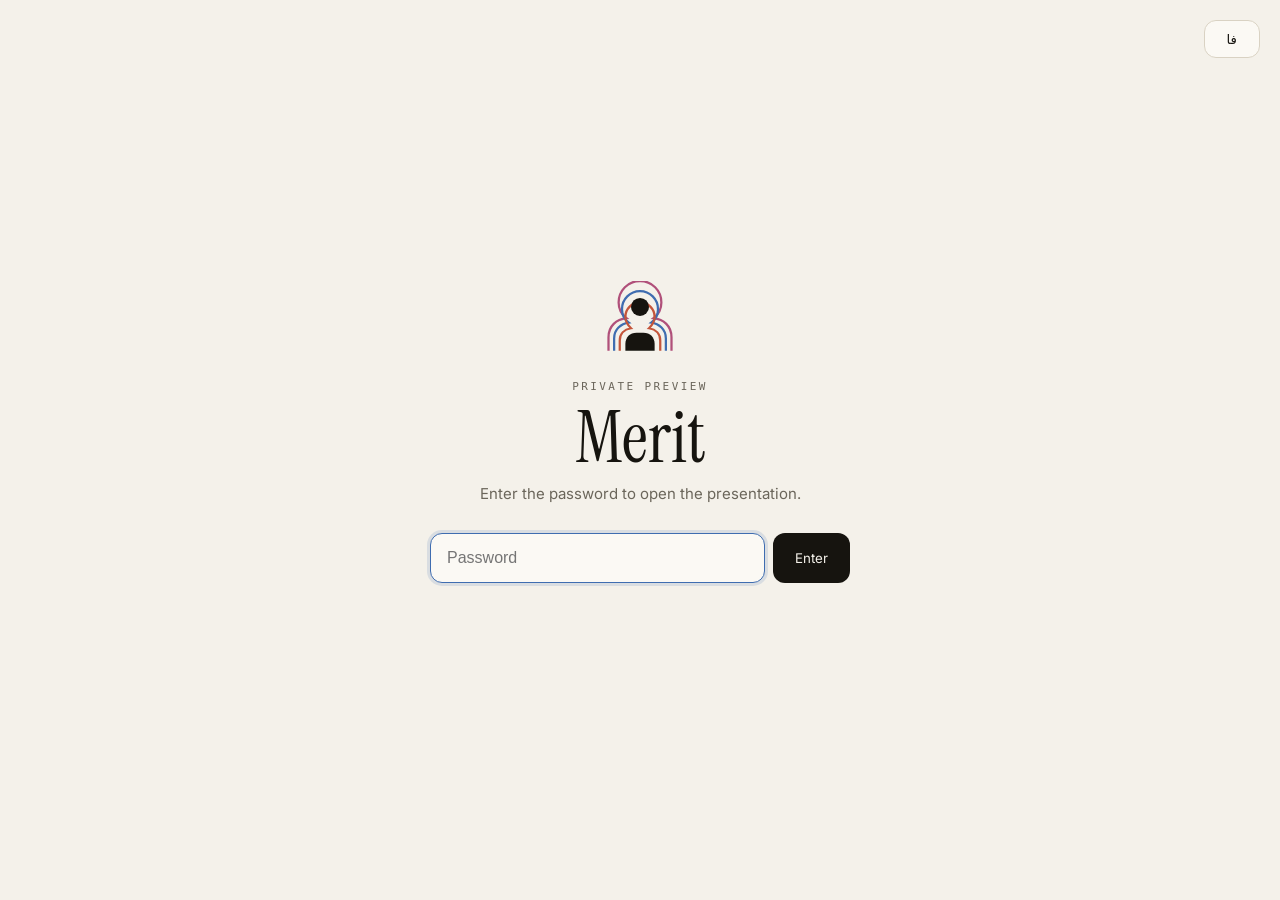
<file: public/index.html>
<!doctype html>
<html lang="en">
<head>
<meta charset="utf-8">
<meta name="viewport" content="width=device-width, initial-scale=1">
<meta name="robots" content="noindex, nofollow">
<title>Merit</title>
<meta name="theme-color" content="#F4F1EA">
<link rel="icon" href="favicon.svg" type="image/svg+xml">
<link href="https://fonts.googleapis.com/css2?family=Instrument+Serif&family=Inter:wght@400;600&display=swap" rel="stylesheet">
<style id="gate-css">
  :root { --bg: #F4F1EA; --panel: #FBF9F4; --line: #D9D2C3; --text: #16140F; --muted: #6B665B; --gold: #16140F; --vi: #3F6DB0; --red: #C4553B; }
  * { box-sizing: border-box; margin: 0; padding: 0; }
  html, body { height: 100%; background: var(--bg); color: var(--text); }
  body { font-family: Inter, system-ui, -apple-system, "Segoe UI", sans-serif; -webkit-font-smoothing: antialiased; }
  .serif { font-family: "Instrument Serif", "Iowan Old Style", Georgia, serif; font-weight: 400; }
  .gate { min-height: 100%; display: grid; place-items: center; padding: 24px 16px;
    background: var(--bg); }
  .box { width: 100%; max-width: 420px; text-align: center; }
  .mark { width: 72px; height: 72px; margin: 0 auto 24px; }
  .kicker { font: 500 11px/1 ui-monospace, SFMono-Regular, Menlo, monospace; letter-spacing: .22em; text-transform: uppercase; color: var(--muted); }
  h1 { font-size: 72px; line-height: 1; margin: 10px 0 10px; }
  p.sub { color: var(--muted); font-size: 15px; margin-bottom: 30px; }
  form { display: flex; gap: 8px; }
  input { flex: 1; min-width: 0; height: 50px; padding: 0 16px; border-radius: 12px; border: 1px solid var(--line);
    background: var(--panel); color: var(--text); font-size: 16px; outline: none; }
  input:focus { border-color: var(--vi); box-shadow: 0 0 0 3px rgba(63,109,176,.15); }
  button { height: 50px; padding: 0 22px; border: 0; border-radius: 12px; font: 650 15px/1 inherit; font-family: inherit;
    color: #F4F1EA; background: var(--gold); cursor: pointer; }
  button:disabled { opacity: .6; cursor: progress; }
  .msg { min-height: 22px; margin-top: 14px; font-size: 14px; color: var(--muted); }
  .msg.err { color: var(--red); }
  .lang { position: fixed; top: 20px; right: 20px; height: 38px; color: var(--text); background: var(--panel); border: 1px solid var(--line); }
  html[lang="fa"] body, html[lang="fa"] .serif { font-family: "Vazirmatn", Tahoma, sans-serif; }
  html[lang="fa"] h1 { letter-spacing: 0; line-height: 1.35; font-size: 52px; }
  .shake { animation: shake .35s; }
  @keyframes shake { 25% { transform: translateX(-6px); } 75% { transform: translateX(6px); } }
</style>
</head>
<body>
<div class="gate" id="gate">
  <button class="lang" id="language" type="button">فا</button>
  <div class="box">
    <svg class="mark" viewBox="0 0 64 64" aria-hidden="true"><g fill="none" stroke-width="2"><path stroke="#B0507A" d="M4 62V50c0-10 7-16 16-17-4-3-7-8-7-14a19 19 0 0 1 38 0c0 6-3 11-7 14 9 1 16 7 16 17v12"/><path stroke="#3F6DB0" d="M9 62V51c0-8 6-13 13-14-4-3-6-7-6-12a16 16 0 0 1 32 0c0 5-2 9-6 12 7 1 13 6 13 14v11"/><path stroke="#C4553B" d="M14 62v-9c0-6 4-10 10-11-3-3-5-6-5-10a13 13 0 0 1 26 0c0 4-2 7-5 10 6 1 10 5 10 11v9"/></g><circle cx="32" cy="23" r="8" fill="#16140F"/><path d="M19 62v-6c0-6 4-10 10-10h6c6 0 10 4 10 10v6z" fill="#16140F"/></svg>
    <div class="kicker">Private preview</div>
    <h1 class="serif">Merit</h1>
    <p class="sub">Enter the password to open the presentation.</p>
    <form id="form" autocomplete="off">
      <input id="pw" type="password" placeholder="Password" aria-label="Password" autofocus required>
      <button id="go" type="submit">Enter</button>
    </form>
    <div class="msg" id="msg" role="status"></div>
  </div>
</div>
<script id="payload" type="application/json">{"v":1,"iter":600000,"salt":"0pcHRJ//qcZt1At0gnWhnA==","iv":"57W2thkVDjkZ0Yi3","ct":"LhTamDwT6CC0izvbatQ5xEDEsmKddPuRGtfdwxuR2iIE/jEHFWWE8XQvp+9Rm678YXTp5GEJBGKUaVHS8TkuZkgQsKMXGfpnSNOzEpIG+w7+fX5kmF4Fv9xfYGps2lE2cWPzMjyauuHNoLcb5l8gJvzrMYiIZiuekK5k/iqdwUmQYvnRww+fZAvgwl4d4/PRDUga6uh4WRW7aQjhyVq56T7/L3P11G6zgZWgg3/AknvNx8HQ1Be4oniDmxOGYBgFx0mm7ozpN7WraCGIYimw+wxJkezWfgy/yoNhS0FUWMzHs8S3f1DdKWDLzfPvQAcWUUtBxHCgrUaF/tExxAZhXhFnA/iHY93zcUvPFXK9aDVxdyCa+tf7IDg5cNLuvcpuhCn5GAmSL/TTzFiULefeM/kADcY92VzNukldnBPUr/yq6C5jSB0NA59A2YBqlc/WwA3FKTlOvCbzB3KNhAQSdmjiqyA1zEFdm6hKQdUAy2yvCSg/4bDe3QgLO9ExG69ZuuPc52amstNZFk9eYSm6eTWkZhevFnOqfplSYxVJZrna/Ryy1oRiEep2Z2iULWubuabeOSUafeB+5Tzp9IGoHiYU/ejQuYao0fJT51z/2G6fITgm5d2o/jXjQstSeip8Xc5XgSNiKf7X+JF1lxJgg3MZcjdCG27hVJEq3h6DCQSxWNg1u0w3Amw2RZKM+5e4D1/[base64]/NhacMp+IRYcc3l+6da1Pcem1SYbYPVhIyR89Cg0FKBtZ8QDyn2D4I85BvxkQEjCSVbYp4L8Jf5Ad/d+ni4b5X11p5sl+UEp9mRJHI+aSzdfcF2v3cw3fBi1PZ8ih5pjt42ha0GSvIvXan3ewatgD3p7mkBSyIzsafM5T8AseD9ks6iOL7G/xOc5xxx6SvxdB9umj7xumqSmffp4G7R8JV1lc3SPCL6C9irQSnViVd7bWr0RAkcFVtZtHA1Gqw3yERIbYVs9q9HEcjWup+Zsh/KmityspSGlfbYtJcx+1gLTL58wPKBvNZ/UM+QGUu47kmttHO7p3TE+j3aoQEAsPKQIQuTX6/P7Nivm7Set6wmrArwWQXmmpsnZ6xzpbzpUqNMnid9ySvqLi0fStoRQZ4XHwsQNCUah8lWrZig84R+yBXp2FZDpIPj72TLElQGa5dVCqo/RY2u4fYMwfjoN/g5Rtqv6nYLeAlg4EV4x3m9TvQlinhORu0VL79roGFRFoXSGyz2YfBgy9//rRTy4XRUk5a+w/rfojEemamCYyAYYD1wPtSFHMl1xeK5lIZgP9QyK8BSKSWgKeCy1ZsFzF81Uk0dArNe65D7rAZvFlq5DMX5YaWTH8LxigEieQnLd3mn/Cpv2GVQD/WU6CrdYqCzeibHo6CmknHs3jIXvQpter8Z+6DdWOsBMVcOH8t94jhK8I4XygB+6dwfbfSJHuRrSWSrOW6wqnVAawUKnRO/ybAMz+C+C1tuYuEia3IltfvfQ9ZylFwcmdY3KMFil6Qrww9eV/vKQVCtq/0iZrOI5cfgHMap+LW18+eV5j6l8BIN4+sV6rsbUIKP3WW0VEVdR3MwWsZXwS+ewWIUNXnd4kZpnKrkITagh+h+jF4+jd+ZOtie5VSLiCWbbN+JVYdMsKGTfb5TXAmr5FAOxyJnXN9vQCFbXmWdHg25mxB/+6fioPk6ehbuIVCnWl4/3T3KFIidBnt32Lu1vWVuIVtd9CzUeTFSTkkUFzJKCqLL8zDqOeZ5Z6lLMYC9YPZoGRgrQi0SG8ezJUp40u/dAPT0RSbSFehlrsBS/QHXayw+p0XkABJuQHAaKS8j/eLzHD6w6NmQl/[base64]/YmoLL78aNveFX/Ynl/o+mx9qa2ogWJ39uVITgdoPNjQ1YdnYf5fymx9Qep0Mn4j4AnyNS+Nud9RZoBoK8gsNG4P5uL8cPtzvjamTtLvcnBwTBQiRdJMBU0fCUZ0oqZ7j7HhFyIFK4/DFcA6Ew47uExWGgA7Od2jZzoNsLjlL2+jjOEcypTi9WIEYJQyPGo58GDsC3v7m4thscgyRjGwo3kvYhWn95il9s2tuhksmIjUcyt8zU72ZaucYgUNJt42FNi6uVSUPuiGBfYSGSVm4QysgdmmtNrwXkzJ4FnKKng4d/Qxl2gU+EJ9jb01voo6aPhTCw2t52y5Xk3Pl7ynoFykRSZtrhT02WcEGWyw7t/tWX7L33XKXwgnGN314rFUM2nKcnv51Lyoy+lcYVTIdZqosvMjhJ7EDFJE9z2r4XC0tZPLyBEZlnM2VBL/XlK+c274MyhGzfEnmz42zvQntiiGnCgNJBPri3oLZOnyFZz3wymtgGuUmhlyZhNTC/WJuvUOPHASBb212KoU0+s0/LZxU1Qi4d80lAqbOQpmgSsBZlPzQkfHfMRkDHOXtVNe9VRHQv09MULufN6PgLZMV8gnqmeIkw/kSDOb0+nT6hOhaMv0weJUfeb56f/qHxiqyXj4TEAH9ylzNwWdS2Xl1q6VSQnf9ee8d/qmvp2zvfbtTkyMgsGcTQybLmALQFJ97hR8AwsBnQznUGnbzyHKjD+SyriftqP3QcrhijEH80OKjh2iHd/wHO0Esz2lzpXr6WazTd/3ubHfU9QYcnTZPG9UTQT6BvYpdrju9KHmffhO1ibtjrNpZVEB60xvVMoYhIWG84wnPvCb/3QZhEx8QsaYrUsMIlf2u5p9FVy4PLfyxakRTiKfxNc06m9TMnCYE3Km7fNQA9pDTje21iR74uEYuncTgxuFB4wdlIK6GYhTDpawloMT80yftZjBfYWz/RZFmQESEaj/N0zgw0mzHogwCI9FndfVLIBtv/PB4bX1AAYGvwdvDIEaW6T39NWoZDC4NW1pWL8f9K/OWaHk2AOSmbaetoxb/tEf0wWR+aEoPwqEOBctbpyeCTIYR6fsJfOwBAgZ3SmaeIDZVPG6G4+QMNluN8rv+sRVoDWsaQECkyYRU/17x7TfT8HUZuxz0HUXv+8NWkKICWyFckgp53Pkta3sN9svnD+TK75s0AlbVq8U5yB6dBupd1FNboU+GaJbfeQ655cKY0i+ZW0oxtOoVBgk4Q0FBbE0xdnYqXTo9TjK5DBAdhhk0Ej8llfbBskpw6PD2cVJJQMLX05hfZRqAn3uUnKLBUY+2kWqSMcfxbIQJQ/9kAjAbKbxX9mmIaf7BbbLeo1ts8tX2Z5FZwtFcXDqtL5aVk4Bc63rI7MAE03CZSv4lq8SSH53F+i7ZJBlRy06Twur/dGlfKmcpFKpAIzQKq7uAevkda6fsxlgTPz+Pg0joSPSwzYqYSeBDcdZ1ySY+KD6JS2EREThnAfhHR3h2Hzd3qlEp5M8PF+286gzI/CxS8qt50JZ/C6Fh9jIVDsDAw2KFv0vzstfgYS+JTotIpdbKAz2CudZ2EO1l0kiqfJdb3+fmpzrw/2FCu9Oz6n2oRPFCG/XzxOJ6zZTKMH0VmWBpqJNyWbjN1Ufwrv0+fF8CmBgtJrfqfc9KiX8bYa1qcTvuGwmZ1tHNz34SiEA/3aBLGOvvHk5DrdyPDgrh2FJRCBkmmwHjwEUBwq+iaA2zTGtGoNvei2qXjYWSeeITySemUrehRHktsHSisg0fNbu2DsQ6DAnM2oO1n6JGw4/JpL9wA67Q5Ykr9Vk3wSnqBUx29D28nfas/7eq0oZ0dgAlmfSvioedzO7MkXa5UUw25hny5E8WcRnFk4AQ03QSql0VkK6idVlo51/46b+PtwODGrMw9Wuy7jZzFWFqBPoDEMwj0+mb5hlaFU8ulzZHGiuZh66y4vng4UCWSjuRb2GyBZXvka6jXRJg21AFUOJA33v8SU091yIlhrbJgsjDtxXDRpX5uO/kohZPv+Ng/kGQTUPFCWWTv2npU2ba8L/V5TCPpM5zkQtcpF9fxH3F7BubehC/+7ZzOWN+dju7RD9ZEJb6iGvf2RxP7aQmJrtjo77cGkKruBf1MXWc2WMYx99xehc0i+Mww7MNtPNdFDVEQgCetlz8anwNMhsYtC/BvAbn8Tsnpl4TS/qYHQ1WxXRDGfA64+j1ZvICs5aAGZU0y0F9iBs8vdjDTp0yqU755O1pyuyt49mbyi3uCCS6Eerr/XYrjusqJU/TSFtTIBl2Uc7s4MRC0/jmr9Yxj/28xZJNmZJCf5nIvt3Vd7WNqoFQ1hT3+Z63UifJ57BfJSc+ZfvB28S9dXnhvhZBeGwd7/y8ymTkQTPCHZH0ogM9V/iUa8G7MXn9IK15roiURx7cwlTUyqLrBlVXAZeAxBn9a3Y7GnUAipN/PzgrYNAZ07Wgsx5clYPlTM3sXsQsIw92ln53ah7978YKJWsU8ZCqvCNm0+leLRddVV3LFrZXAckGxMOYCiNOvbzZj9Y3ipw5ifz8JhUuQVMccRLho/PVdknxeV3gbKuQxfmwuP/HX7fxdgjualm4aFLC6W9Fp7b53+OyLUx0WYQYm4n4tDs+9ZGqFHukF0R3ZwrUooGhTfREKF2B5cQJAi0N1u5BWPnz4U3RbK1mJ/qvtj4Fli6xQG1p+a0+1hyDE/SgU0XwyIkfOcb6gY8KLR0AbmR5BYxYhfG/ojjfTzDuskB6lNaY//QWikaHCeRoLHCUfQvTkqe8NC1rb+aF4Ugq6UVpnrn9doU+WvrZ+UDmbssulRc9EFVbDZ5hAdf+0Ux1hyEaExML/fCyZ9jr8nHSsP353TmeaeqfJ0ARIcYmLvxch97p17zvFlUXZExM240PEbDo1vhaKtVRD9sVXQUWAQJEfjTbrTli1UDNBEr7L4MbgxCUJffMXChayy7VcvrPeg3Jcj6Gpt6pDU3dGd8AN2WNGYXJN8uYKtQ+WG/vpacx+MYlKHvCVQIPnOhCcE9dnHWEaKCAMXDyGA97hJPez5KqX4KHr3Lz0TehJWaRslgMu85JxaiOJOTi0ZmMsHNFS7xRzT//WbQXd1w+aFKplNV+Ih0JPilm2QLFXp3+orffSudmC8Dl4zti1MPFbu1m1IaMwE8y0NEOsKGXw8KJDBT4a+eGeTDe15+99aPs5TST/QKUst7LCKL+Tfi6/a5HLX+0rK2sQ6BwcLXoPeqYyIBCZf+Ps+qknmfTS6/UVklCXJn+bk4hbG/Di/3J9195T/[base64]/VT7xm+nEHtwuAc9+3oktZu+V9ofNrldXkxuGKq5WTNAMjrBmVAE9HhkYdaINH/QUfEvqSmp81jtx2+DEgqEM/Yju2VqeUsTak03v7vD+rPIcaOgic1aWrSjjVagiAlQXj3HbYzJY4+JtCn5uT16C32J0KKENAjnsnFybWGAy64NuwNWWtWks4R+1PsmNSqVXDsJZNhr5KVeoNkS39rFomebgBzKp/y/bne7bFd/yt3SvTxgq+WdN31S8zAo7aDIS2vyUf9Xh6x0orIWQw3E1TWhWwzgSujQfRq2vNfSz1MEpwNU8jNCRrNsgBYfqD9QV2RXpTwmWZXi26eiXMQbQEojJwQl+G8I0RliNc8KNhML0qYJr00TLQzHtCIn06qY6NLWTk+FdhwJld42vBmjVqC21c+qCwveIAGJ7/k0aJzoLtnPZf0woy2iSMi0J2LxQ2HbWFS9t1WWBTFXtLCkuZK0pSsNkQZNu4n/eP5slNrGYn3vYzjvqoBoRJuEE+Fbz7+QMvUo839IEOBsLe8fSoqEk7v0uYZc7elkYNgFTGdwWwShaziC7RhD7dpZ4/zY7f3xc0atnHOaCaRa5yn9WwH2OGnjXUWvy6Cnqa35pcvCF2c5Y2WoxKgLYBOT5e+Xb48Kepphvz4oZDO2sNnfzwJxyk3w75FW6micHMrm2KH8x8pYSQS8RLz8VEJ2yfvVqLbb1b/36BhoTb0vEr8CV3Zh8fT/UGRp32ocI+FtFRPoFIChGo+Ho38Jk2J36i12MBW9v2ApnTJcXhmj9+K1P4K/wlPrTMaMznvSzvP++n4ajNCrvEIUpnOtbyB202mhgRbV78uNffO76baHer6RVTZTvJQLT7a1TW6Y//Q+UzhgAgLUiAlMwAWKoQDk+oga5DEAehR4JQNTcB9Koi1GhjcxQBv6LFHndgr8Uqql5F0O+k23GrZGeTpjHS1Skh93NNya+iQKr9MsPI0uGTLfsFBmm9S28rLeVT1G8LbtHwYqKZkuYLaDiUp3LgvEgFM6aMfAE6rqosddDh/rH8vyF1l30OjCtDn1HQfmijmByXisAAmprxA25ZMm8O5TqSTT6DqUkZ9EyGo+N7J0BctAI+zo8y0lOn9LtH6Vg1MSjB8KNuqwu2SU0cSlgJs2zbG2EkljgYNZ4WG18f3ZZPcbGznyFyV4dBz3jGBKFaQ/X9PYyJzdQddEUR/Y6ynlEOIjHsgbZb+mLe7Vjlf21ZDU0GGYhDpSax6BOGqP26i7rG/fhxWlG0NXLCb8UrkA0Y1d9qa93PAOmuN00ZpnSgq1EB8sZI8tvhZRek8decP1tVJjBKjW698u2/7cG5xluAf+r0/fUbkHyo8ArGjff566NHXbrNkk43hkg6BSTSPe6ZyKY/3tqwKx+nb5M2PdLB6VU5THYAx2mepQ54ePgrcx1yeld6i/5pXDOtaq5iPOhIC87sULaPTDQnIh07vOrI2+hihmn/Ky3ifZeKy3p4pYVEQBwrUjvdzTRiH2Sn+pexCQb3fuH5c2M/rYs6y0bjjJWjsyB+6b+5ubL8MhRltN501DEaxl/LAWS4mDroJOltjk9f3g6G0XOe0ld1gXZJ9it2+ZzhqzE2kUwn7VKZ1X73OxCL+Gs9aoO8q95xwMYJnb3uJ96S/inF4AZxn0WY0+Sg5XkuOaK/j1ojm3vtw8OlbjEriIsungAFVjIHvrHCDa0AxV895QRHJUGlxfbMueoiRDVI2BpQFtlABWJHg7h3G/QwRB2H3AmFlm6wx5hzfBtndrwizEUMYWET9kD8qS+kwQs98HU6SM3qsV/qbSL3DwmFvhakvWlVZIyDXDVQ3lSjry7lzxpou+HJFZ4iDdiAb04hbBsp055F6qV2JWa/A7RiIgc7B50ODZ8Ra81mCQkhcFgLhr8p1tw5JnUt6bM36hkrrwNxrrv4YnNG9IlqYsrhr5SCrsyK4x6GavxWZ1KZygPEa+ZnNu0BFd+cMR+XdK1rx17gv5yn2xn59DwLDaccbEpN7ZvWVMGEkNSEqAATILoCc+c3gxsJcfY8ZgOQEGpqpvLKYi7+s0ITo/VPc039P/Vhgx9lVGFcmB77Xs6UeMUapHXI16SA4N8/+Q+PeXAJ6by0YGd5+kfhAKvIVB+HTJalzq0d7Eqkor0zEzJy9VlYEatzokQtgfeOQCETC0Ou/posp5IZBKrOHjuGbbOrrFwuzP/BIaUsRN4M6ajE0/EEwPBm/nZQ004oFsrnffGC8v/tkWbW017qDNUZ7JYf+wLGSRpw0HVkHu1pO8RDlgZ3IrNW8s0B8Kq52YkJRYNCHoILGH2EryMQZQcs2cJQ6dGtxRs39wwBEa97RoV6++IzPPqDNP98+sbKP+um4Qcs/0WAYCp/Xm9WMkTU1l9fDLRffcWD1ghJfCcnRDnyGNuRwwpJwWblUaEjJAWoAXGR2A2ebn9lbc98X8hbhBLM4sqSUPEjjvilhHWQ4M/KmBBev4Aa50uuuRyc9RNXf93T3IgXOUzVG29leFRj4jA5DftM/S3kkAlC2RmL9wuLt6YuapqvuiuRqaM2rN04oJPBod1grgClgzZ2c4glp10y3Ahoe1IJzLJFTeG0dO7IvvYgZj0en1V3FMIdfGPJqlXitxEUFl6iSBIFflaa7IKyelf6wauvcqIsSdfR83Qtk7L2nAyzQuQr+3lk/9OJ00rClHSflt2nFtAcl5B4QdlOa12kLzx/[base64]/[base64]/YIpUqXFczgTv8p2Fqp1Disw3Lvva5KlRPnUCkFpnQMiPr14grY6Nw9I3+9fORV7zP1Qfobrln8rbDi+pQvf7EybArqY+OcHrjPyjV7aQgN8HRSmdwONEEhIGHceBk3Zt/56TCGPETQEz0HgdGasbW9T2hNFpI2joQPvz7dniFAi5pK5MKIrct7JJ0EFYdLEA2XdBEHLasCxmrfYceo7wfzfrkKXx6urua0bLuQVn42JM1rgY7I1zmYsF/uEOfRdC3EYAPcA8AEGfAacJxmGYcPSk4b+hG6rgncqO6SvgLesDHW8xKTZMVwIjOj+TjAI08VX5HcydqI7/y9nZSv/JaswG3BifAqidR7jWCfEuFx0JqYV5WKX5SY5REeYq1nQpiT+Ro1eGVuiXcND5j9huOweTeRPIXd8UyVSIUyeoC3l1Q6CwG4p7vhqrB848O8EpdHGGBny2jHaCkRzR+xJModxD1wusuqjQwz1Dh6HGF5wTrNtuhmQMWVkJiWcUT7UFNPqwFpiuyYN/Kq3ircER/p35RViy5zfGcfIy7DbEZTqRmQjRKtHtyuja/mDi0cfPWeRfNw94WuzLMgsiJDUcUqc3vNYXSd9kKAUbVhVXcWXQfMr5awZdGMLZ/cbGIQ7pXUFhicE15wSPyBcyJNehEl91TGPsO5+ocF5iFR/sdH7U5I8NH+fV4qgNOLX4NJ6MS6jRWJDppIMLdQ7A4emehEycJ5d2QMb30UIt13Fkz43KVlcM0ItLPanm51oQHLDIecOE+JD75qLS0AxveST0qfpggvzoO9zpwwL6j3XtDevOZ3vhHSK1giBkH9tjED3NWvPoCKFwIZgME5mx1csj2IKF6I/5/7bkv/8DM6y1y80gfUS9i73/R0+HP3NawA5kbYETB15+fvmashEGi+UJqKTV00SIbwrCGl9Bvxw7LLWQe/zSSk3ZAG/eh6IdrnoXWAforWOfC5iugZetDPTxgmYgQkd/+fPgbjHbccP4PWGTtZB3FMrQEKWVa1u6Zi+wFPG02sy2s/nylm+kxbgKum0OG2rVaHvVFX7NP1qWKM39OH7QT9dhY0YVKcC8reldBdwMOtqUOV6UIxQo2paxQJotCYdf+9v5mtvp+gpZKXG0gyuJYukBIYUNSBjiF3Pf7jE3Q/wLSG7WkTNs2TSZWpmazG32ZlZW/dqTrOyaM7NKYDl5KgVcwZdVCg0rcYbcRYi5nu9Lxq74McsqfxfPHksNx9KvMLuRv97RjHUjIrSMHnxgYYrO85K3p+WKB1T3BY9fqo3ahqkirP+vQa/tJIcUSkXHLGbx3F0Qe+FTZ7aF6ebsK3Pk2JXHSxprEw/SN3LHGbpkP4jxuB5U0Pl3xXHH3N8hYbAfFQHYXLg8PfmEgPksuQtg2uZVPGx+WRLeAHjlh+UxTwXWE3MmpsGDnr/83xnxS5fILNo0Lw2NOF+amJJfVhuYTMeKtppTnjJ7a3D3Q2uqbCCBwbG/NkdAiHp23FZN39VhM/8HWzHakos/pgrzCDyW9l0KPgiDhQTEVEx1bA2yV1eSEhXT7IlJLm+paKftJEhuqg/2wVly8ujeY0GrXjRc6FLuruN57cS9q4xkeZ7uxYkEy6izNNK8exb6bmqOVM6vpGz8sBGMSwAdpjUZXGz8uuEqiOWEM//4VlWW0gPMK9RR1Uef2y840C5rTlM0eCTADMwqwlALdAYWOk3J/9yS9jYMljPmNAfOHLrFMb8BGGapn7fOX5hbD8UOMfxottGPyBamVsoSPJCBRaVC5BCdmg3rE/SGfP7ObQjlekVENMa5iegHMT6ZKaE86YgURajcFSBJCMlaY92tIDMR/7u2jVmXweFxl7q1PFALd23NiCLE0UsD1PP7HZrciN7juunHDqfIBL0QGmUU+l4vKojSgyplRuNLYH0Nz5gPEQ0eluxQQa+UGwzUAqYu1jJ2mwUzstAI/RobX3JxgYUCBs/0reIkuPYVAGil5NW8eyyYRTomO9M8YaFZ4npFtiS/Tluz5aCdgws3/aGZGgSWchYYrawFCE2ncvgzSlGn4CUfhmIbjcmZnSaihNy6RCySiHnzgrc4S7JIEzrzU/33ye7a8tustmR8Yrm370Si3wKh7jOyYsIygbAaklzpidXNtbI9LJ3ZRPY+3Tcaa8RgZcpnvdRmXU/YHV6nGAkN2aWJonQc6nY+gEIBIIlJXUuEytkf0jU8+/2TDNSesCz6i2NwvXAEcTkJl4cv8LBlW1e3qs44ZgCvgAvFvJ+iQU8Qy6ougWkxRVBIKXWnBvt6Nt/JzADfwY5PbFhX1Ouv+NBz3ljrH+kHZxJOHl5gDw8NcHJ7G+LszG4ydkgKNkKM4vy1NVHQ2R76VsPWUq/SRoJ+DRMVQ3QZ5UKCzSK2R9nColpXt/D1T7V1btQJ2+xbTEiv8JjBRc6O1+1m87YTJbVuf5Xxo5xIWvEHszOK7Er5jNemaTmR8V9LeTQOlXH4Y4OcnTLBnbNdbJJ+71Qm/o6zigaZSZN0o9QfWPsirZCk4DygI+18ANq67Zh3G5csabVvuRfA5a2wtpsFCrihhW+smq4VGxMZzpFvGK2nwIfLhPp94e5N7wHbcYzt/oYvXeVlJIbnbAWkYlM8gt8ea8/nc4VFJ1k6HOOufyV85Okm2pn1XkEtMIBko4XUCbART9EaOmVwT40iV0gbJtt/YZbTAjvvJUzH/+i6B63ZIrKjvqff7EJjWb6Xn8KeuUkVNoCeUC8JU6J6UtFKPywQVX1s+RsZup8dVNT9cQUbBs4pY3S11cjpjBYqkNssfKaSVj5UtBK5DI0CsTDmVcUucvq12rZeZbX6I7QfP/+pZzjl3v4tonKJevXnnfVVsD/OHu3OHRCJphtCPBic/XNic0rnzfrFWVt8YSY6XfV8gb7t4RDpSgppJEwj9mwOkPOcIh9JWMC7gWhBkw7VLv3Paj/pShffpRxaDzmJ86H2dqSJDKnac0wj2qpui5YpLb7h/PMhuqk+Sn/[base64]/Bawcxut1d7pjZYCgKXnpiuj5QLIuiNzMZ151hi6OJx3l7pyuczlHFs4x9NLv7KCOaLJcupZj8lu4nKgDkXRmTDspS0xXrlUdWqHArsLoEafGhhDCEAqqCyH9KI96V/q2BcZzsdwUsqbfQglzKyi9hc+VGksKwoqeQr2BGOf32R8khH6tguvA12tTDGz+WiZRNrz5ggTg8DcKw2rObSpIZ2Ksyldb6i2Gy60wOI1dcfPZMbRPW/[base64]/xkVrQPYtsFfRiKYNhfxJlXEaTeHqVPFa9nmhecvNOvk+xhMzYV6p9g6FBHpm7gPbirBXm/6VaQ9lfSJF1rBU/[base64]/3GbqJ0ByO1+iOipY15tylaQN7ImfzNunOXWzWMsWvZXWJRJVgDwu9WKNxA+t0QzJJ8GMldoUfisijguF2paoPfCdUjOWhNiHrxMCZ5X6e1GwJbHX2VVQ36DkQHHn/o26dkXmfk9F6rCiFK474mq9Nf2VnjHvzelRRc2lQ7pIrrqEMxIfCF4af55929wn63bIty6nlfSAwPEgl9ea7VxGVAEotWajCzadCiKoD8ZGoST8pbgD4Oe5u+DvQnivnmVdrpJCamqfXDyg6MlOH6cUro8oALWN/CWCLeruufuHxwnAZGfvwh7i771Fhw6A90NuVNDn9OrOa2BolsYixbfow7vKIPAkWphZdCWGg6iSXLzibRvq1L4ynr/v3Y+JKyEX957DSdOtIufS6vi+8FhWB2WVUaZ9oV7/u+EbzNvOYDmUnf8yTkZ0O+fyG+KYlZ/QKZM35kbyQaTLUtEIbpvssLNmpnlHlmY9cC4dAl9jtJkf/RsQ+j0PCjl7/sBNBA6lWJ3iYrx4LA5N+4baokCa37kz+jTBSdwAu7VMkvtes2Hy3xly/4fgdnA0u4Z0Ktxd30LJr+C9BKfMqZSdRAyOHH/2hTIdD4h0i7BEyflGHhHEps3QER7DAXqMPREhvNVJb0g76ZYJ0PzAVa0+eti2DwOa7utkF+SSIbqv2vUZaM9YfmOyAZcGSkMlgKoh/eYxJ96yj4pN7QgSTtToiOBhQFl2Y2KJzz5KNCH1v4M1JEPfyWpnAm4l0fj+aDAnuwPveBcB/Sw5Iuw2cq2JkY+2RFsJeSKdAkqUVReFr6LCzu/kW5V4rrIgCkClFq2JSoJkS/5J9/mSOiAJQ5TpBHGpqCDchC2ifuHc4m6yLL8NXrQeHrdK26N1orSDXA8m8Ho3/LnIc3t6EVcixD8lWDLIIQgK3faihZQZtX2wGqtIvTWBpy8xdfCzLOkCBbw3/jOe2CNg/74UU3PZV5C8oyGAOuqopKtheL+iX8aBVBANnHOWnqkFZUENAUKNX0s4ux4FKrkjVud0/CE9n4P3k8hOYro39T92pDFAeSAqcTye1/DHuhHrauqn8f34V7R/[base64]/qPsRQTQ/zW19vOc9Gv9yMW9EYprtMn3wMldEul8J9m6T4+FFvObdsL4pnjXAbxopORDaZ0sbJFoweVBd37ImYsJgCgbY2L0Ws6/vmIZzUgg/F7IDXcPUd3a8TL5Ey0JXHh2cP8xf5Ar5R3QyT9JcFHS1/hZIoAFkqZk89J+DRXlC4o69JKkAiHtdJcnPwHQFRKK8hzzoCX99xqateLpllcdokMKMPk/[base64]/eDYEXvzU2FJl7oJBPdsVC+KFcF3rD55Xxxx48RzXWa6GmJ6lG035NwFN0mNioFTIMKY+ti0dx6jkK4cC6Lt98ubA7gHd0P98/9AQ4I92jR7dX/dvqhDbOFR/YEi+J29gPIXfUzr9p9dF0olB+5boDVDhVmG0tyRjhSUpMrJ3twaPB+LIpjVyZeD9xoAdrDNsO5weuI8geEqs3QFPRexrs3bToh5baG3StWyYGDCzfqNEPDcNMN0dnmNOv7iBeoBgbilEFt16s86CyWXlymNBwUeDjiNxRv2OXJT4b1bN8VsBH/Xpgi/D+OCqhBZk1I4Xqx/of4YQeS7z3v/Q1pWxYp3pUrZIXcTo8kDq7xcdcL3NxeGdbIMC/yRJ2V9GKYPKxzyT1NZoNmxi1OUZ6IlnFQNV2bZMWPhh47cP97JIBgY/eaaf3qXAjYhgjFzT6ap3aicux1Orgg0tQE/ZLO8ROasfKdPli4a+Mv+8h3W3gutEA8jbyCTzDZf1UuFL03w7Ea7UuieXV2TATJ99uKGPqapoLwSzGUbbwgrFACU/7Fb/SqWJ8UtCEOdbKRAxWur8iiHmUD1yf5cVQwzmmGxTVuSekKHsmAE1e4INS/[base64]/6sBbnfaZpy4Pn3QIa7B089zshP8XiQg+TEOYw6hNB222Bj7e12CgzmaaaMvr7if30+hiAGnkk35d0ADLxNk/yclZ/LNWu06lwrLiNTVaRDZ3kc4bYf2vhNbYZfFQE+igfybY19JZUlCYLrCtFAHruC4xw9FrW2vqGGBMZnPlbhSsh89MR75WF0CAPIksL3Ksf4lmT0BclyrcTlPLaKs6JNFTmZY8RxxzdqToEo3CYfH96Imouw0047x8wFmlvPN/NGb/kiy5YGxx4FXfepMy00lspcza2PSjMVQAgeQ55oE9AZ9RjK2hIqGxz6CKdLjHRE8Y4+rFwKuzvd9QBCbTwu1B9Ac2n7JiGsVZyWpFeSf9ccqkvNPV3iz7prRvTCw+hvpUmsaiQxA31UVVaxg0ZFBH9UdyCsHxV6oTX1ui0sJD5M6KoKbekQO5NjPsMksxBj0/lrybvz+PafFkb34xD1ufyT2WziHUU5fI3WQ7kmDn8xTD36YcmjSisfmb5WBZ6YQbXJ+bvVgQ6+Afk+xDr51bR+eu8zqz7iTRiuUj6dl1npU9cPFE0vEgrBox293GuWHxFBh16/vB0o9M33wV8ow/zEO2pM8dv1cZ+Qcdebz/p4sYCKtJNYOtjN3Pd0GTFcLujwAJ2F02Iu8IhfVLpq0FIbQbIFUm801oembvHql6FlFh24WkYwCwSy/[base64]/wPMQLR+PDMm0csh5miH+BQJXckHDJ2kzMgLYz8sm6cgkdnD0IYe8+F7LWv/8F0g+Y6ACIGQmED/1mOL5ICOqhgh2LH/Z/NUBhtCKykO8L/Xiu3+STLaEmg1O9dk5kzj72VFStKCvguliSMIPn3h899uy+e2dSyrLgAsMWCaNmO3pWk/Uj5OhONRoeMrwzE+6FfFosxrF5A1dSR2tDkBqXQ+m5vaWe8Ft61GItQu9KztPfM8Y5YQ6AWbiGWHF0QGRaTVY1vS2ASVsJF+H8CBKr4mpHpghHAQ2/uB3dGbhD+VwHrMjbvSRLXHE9vZzTizHI+vLYehMgJeXRfxYi4NYmTKm1Q/63xIPtjyC89vIVHFnIRqYxTUosFDr//FaMmaa9d7nsrZocFx5MgjmY8CSLnwwNY5WrkAidzNNnyL+wg+CnIK4LA0w++WKBv/0DGe54h3IOLCgKeJ2ddXSuRCn2btV02wUVTQx/HW2IZ1wS99V96r1SeP9aNsoJetPon5YTM68OKwf4TO8Gq7v7c95UYAQhx0mBJwAEREA5swoD1Zp83RpmMf6+5AJRP0VfTdJgH7oYEID9ppklZgES/Ox2N7ksqveJjtrJZr3pY/pb4q7i5BseFSepvhdh0whm5pgMgvBMt6LxRavql/IXmoY84hHqdEPfrEdObN/o3p0t6ejSvIb9q7Rjd1RgD6PSSExH4GJuuFoSJ8hv5JWFK2n5ztV68UmizSL96Jp1jV4boSOhlOZ0/1AYS7RkiIcFtJC+7O259DobqutFITDXsxMgVuaRqeiaPn4O3yZQ1ssGYBbZReEVc+e+ioSPD3syJU7YUM3/dHSZwV04ZyjsLRL8y3Kt8t690Nhk5VyYNt2ZSMV/nVgUj+pqKgeeZciz2mJn2JTyn7yYv8cKXP7ud9D3yGoAK8grRPKFzvk6ZiRe8kqrgLw3J7ojj+YjQcf+W5qy0E+mUmhFDILF3t0QnQ+LhHtKt1RHfUKYDqW2bntsPaHaXY9fxS4uni/zHIJu6Ko/T5HRA7UZFUq2R2z8dheWmSGYw7mHgnOoJfGS1boL1rYoJIS0cwCYwog32lcW7gbsbU98AEKPdWP0/vDJqm7AWT0/ObiTpBYxUOvjgjfdIGoCHdIJg04h0TqUoY+lYmvezcWwTL/1wzGebO2ULubYsVRQjCGeDLd+ecGNnHaA8/5JdmuTdocTLjNn+5PdhkHc4NoKrfHjg6w0sZi6F5xgcrRfk43QbTmV9JRGOqTJkVS6nmH8xHyHB6pEaJr3iS6C9cZNg9njvIk0RoI9qrHrOsivzSj7A1tWy8PjW7UAKyi1rs0hF4rf8CU8K0y/ZuoicVyvpu8tPI4WXFI2YELAESMNQfgjC/5R6ovI0UhBnIAC+CPJOy9zEFr4jcgBv/Sc90KOUaHf1Kn4iCJN4Au5ZDvO4wf7udvI4YJkhp5j17lHQUm5J2lT46x9y+JgwDOXkq/n/eihh3fwCC457O1jvzCLSUly54bdVo1lypEgL/VVs/qDTFcNiLJ8tFoBgsnCbgGb9Ii3SAUoyVa+Ndo5wagizJd9jJCn1V8I/tSU1n75aiiQc+MH3osynHAzB7fvqCc+xngq3GZy642du+qnmjQvH1jOqB5xYhkfrt9ZS8NanP4AujkCHc4yASUEIOIupUpvh5QlsMafqceJ81xju7YrtaV5LpHnaqISzDsIPwh9+pN8GwSPLL/IUWMawCP/n6RwyLcNezMZsb/DxtwZGN2FkhVJkBZ2fJEq58l8l5TzdoWe6XqI9s+QByZu3pfp2H7U1d00NeNjtjCAvpXBCPqgLKrvMdVL3BAS+t5HTfeHTVrmJ/DJN0f4mvGGkXhA03fbzAiVn41fYodaqdN4PKvsKQAXrPS1jcg8Rxs5k1z0icFHci+9JykojzRQwItWW/f8tmuSHQ0afo2lg2Gi3j82HTdDxFX2crriOapnbKY7ZftBF0QDgRdxB8G2fnOfTMaFS38UkteB/xACAbTgbqVkDFuYDjGaXyMzCr1nuEeqk5MNZFSX6uUHhE+hpOpYquuFfw7keIdDXzNhvgCNeM+QznBE4isW73Q2/BWZw0DHob1wtC4jW8OF69sWEq0EPy6VmmsR9TQn2qbCCaGJbd4f29RMePZJMMPzfOn7CLzmIhBAtYlTWcZ3zofza50Kkh420kFl5sLmoKM56LxrFQao2o2itGrO0BpcXVeGtARwW1tHfyU2zDpfejLBtS498ANxZCU8i/bpjW+/N5hrIjTRJdfVwz+6qMeBojnk0IC6Aeqhe1vP81nczUkEfh2meDR8QLlkwrQTzikL1fm6iq2pOkHl7mTiYq9RaYWw7Fv6hIvz1Fmd5uHZNOJTIld44Lan1Mwx5JImdvSfF6c/kGb47bYr7Kb5aGTBUoEhi6+l3F/yMS1cUXU6RtTZJU3KS/MgwGSDIgWS9/GET6gf1QNk3d28sDh1ImmPWFo55hYwSepnrvg41p+EN2PMuKbfRvqzh2/YkBitutTiu29Mm+yvIt2ybBVV3sypXU58Eob5ju+FTqlpDSJQl9knhbzaaJP/tBTmFfS2Xb99O4AASJX3gAylSdyCVJEUPuwfNA3/3fK2kotI0BiiTcujWO8MTod4UJpDTJWF+VnN09dRfW/otQVo9j8bgm6kdY70CX+sTfZpzqQeUBzcbwMcO9hcU35ztbdAMliJ45L1QkyIRc0ZE+T1KTLFlGFQeIcw1y1r5qrOJzvWjUYDlBPhwsPDXq14tED7Nva2JGOI01SYIh/wKZPehzT/xwLQl78GB5gYu7hVm04k2qwPfeC3o0PSCswvnW2j79CRUV4CzZ6GrsdbPmZfTzEvXL3rfA/RDZ5DIFwkAs1M0hP/QL9mHgB/Jsp3gV5/w+KEyN5NqWw6vOGYhl/HUCZLeo3d0oAMD1tNJtqVwKCWljTtJm0dzCrVxIgz4BV7sBIaJxmQiT+D0ysyp5mOmC8b1JVcWIx0bMpiz5SFkG9+M/8cg+hbaD0i1aiy/plo6oKxff5ysPON9Ex8TDtQzMd31t3Hj2s0ye7daYBxU8m04yC30sx2mTi+jIyOthKJcd6TsVS1WYYnRgVZbiCsDGQJIwYDY+0mxrurnO/4hu0/SMaGF28HXF2hVDKLFSDFQQlsKI2ODaPH2b24e4KsI+ykiKD6PFz5Rz8a8RTOBTdTfpkTuRHvb/zHAudAHPAoP2qekaBCxKir6cTRWGI6Yz61HAY4StL8vS5gx+M/xxrKGXd3ziIzBOi8GfgUaId2TL0hsDeOQwGtkMhLUoiGD/FssXIt+5+MvbpMpA/KwBVfOv0jcwmXFukEiiOigewxKFSuISDR0egHF1zmC7N4R6UFmVSAXf8gtGf0ptGFBdyShh3YhMQ0iLVmU6t3G9r9jFUsNe8Pt9mKGLQXTJrOYR7mGroEDlAK2kt4rnB0/Zl5Th61V5gfcchl3OgIv9wtNfD2RpDvp/Llt/Fcig9Rx9n4SLEqWKYNSvZCsa9XpRbJV2mPLeQHqWNjPE66Fh52bFGDQJwXCzK5Fyns7R+h4y/jqvf82DhjRA5gX2RJzltNpI3FduBm0LL8Lpmz9stHs4wnyaCBmXhsclBP9HIRhh3clfbLBQJbxOMV01THdgthUhc25xfoRjfriOj/uJeCu4z9nwhrQA+5q8LbZlMX1lSR+SIE/sZmlpDAE2youajLQeBJAZvDowNhvbH6PzO5fCvoFIAGcESHNwrhbChuT5zQKAoL5RSmUKfn6thClj4wIpQ7/l6FtmxZFRLyN420FU2Uq+U7swfuHuZXKJEB1d6pjmhYz1f/l0wNaMr7Zhieo7BSCQOd0rWaW2ZIZNYYzu7sjGoIRHBVUDfpUFQZr+fA+U+I+HP024LlFIj3uJLbH7X3TleDuvArWTozFGJ9bQ+jznPgdxr3SLu4GHgoNao/[base64]/XbUL1K4ZrcJysInoK9kqkm7ESMxM2E3hiPISI8F+sP3P1rUV4MLWVQFynxsbsA9b9Ge+Fh9z6KCRdHeJUm0nCXOFwHPEixvcRlCspS4F3jxCVzmdlG9sFsxnAFkp9+/0zz1QtfYAcd/zvXENzvZKSrji3CGC0Htj3SquqpoYwhNWZqAwnkgIW/pY6R59xVUtTcWzxWXCJQCeqKTXjS3uoZH7imI/iQLnKTwAANzRtw5gliDC/fz0UG6IhrHFwa7/Y2HaCzffOZZ1UpJkA4BAX6mqKluq2/VqotT5DHVmhdxG9XyVhdEKB2bFkBFFc1dYvXixuBU9dc+Mlw42wfb84cjmSuOdXC6XnIbjmB3He5U5Jx08tDVUD+VThIYS9V7QKLmlAI3PXIApXqeAe57FtdXtG4VucOHCfLLkxgxCLww9SVaBBh7fiJgmG5jV3gKxJp5hQD/[base64]/KPok13DdPTKG/eZl5LdwcLENbvkzXZJ4FY+2xBGe+dltzozpeHDIE0zm6jWWUX99zDKEUe81W3HNDir/JHPt6bGocNq8oUrYJNTZHQhytyrsF+i/ViStMZpYtndsgCsf61XJQ9VHdoyGoFZNctgTWXm3Y/UlHF1HUYWbgUorVnIHsT8maCjNT4BYCbqQsXqpqzcRUXd7WiGyKe9vktrIquk/1dQH661OU6i1DLScM81JwK92e9M25oCmy30M137pyOEDekZnuBitiGLND3qB1cklGNymrGmPVUpJdnpSyaH7W+rtG9KK6ZpGy8X9EAXHujGrhouqdb3MYMGe/ljfgTICUiKg1dsJ73AGlO1iODwjbVaR4DXgU+D6ogE2R3GHGt6c9tlzahWIn4Ker9d+8Ak8ibetYq/BIERPeFI3v7Ef+H+oNsi0nwOEsR7szotatCiAama+mt5fqCea73T5HdId/gOLEHuoxU4uHmaBsT7fc/9hoHr34lziBe0K4fcgoWGFcmrX+PiWxDmSb+f8Yf2LseBpgs5614rrz9G2yqGi+KeXd5l4ViMybXbfSo3qqU92Lvh1oC+Ab9x8tNW/PMa70tX6d8w67eYjMfFpyFVU9IPOjZnNFVtfyh4Z0KThtS1Ci46oxPrQ+oi5G3ULgjnXNMbzKdm/B8jD2seE0h6KOqXVZLGHonjXB/tzvvsvpWav4q7J48LqDnhfqfTTaYYHMeCBaFDHwC0GOZ9OUBafuKCPwHCqTjKkDDfHowjLNIV59RWBW+ggP3cVZjUlEIV3fkjezVxkKGdO/7JcSaBB0LsCB4BIvNUcCQaR51zCsg5TcVycNaC/7F/[base64]/oKWL02KPtep4Fyq4hbNoi38vkqOeXnrdBwuFj3Ql5VcA5p5VE/iPilcYLeegBvJ4esS8VXOWQMnhtnwS/yMKUrBU1t9PzvtnqddUUM2w6t6yeL9mvMfBTXqcTUcmb0qSqE2PJFqquqoVa+bd/v+p4DcsQy+5ZYPH/9CK0eZR2q0PImD0Zkw4wAFEe4LRTM97pqmGyt284dKLlzwxEfi4M3Ycp/7lbh4C03/gVtqqZ/S+TIEUl7R+73g4ARjIG4WdwTQEW1cXWHd/Y3R4K3K3GvR4MUWVrk3kv+KlGUkrrOzS3lsGUdyWth1ebvKJdfkAtIIHhljY0QU8w7T9bVVhbCtlBV1qSvq8Xkya1raU9IR8CD+nJStn5t8R7h0pi2bTWCOTYKnBYR/AKpASod8Tzjca9wLH2zBuEcVaoss675p6FSsVmypHnc9JrS/RAkVl59M3I/1+BDT39Z/7G5ZSdbkTyy5gMbtHrRuWit6H9/DrUJ6jJRd+Dm/WC1oXlzCWAR63LQrpjoSSS/gE6MwU757yot5u3oOaenm8QWrc1JTkfYbwvth+KQ9d2E68c9u5xd0OL2C/PC1rK1ueD3N2saiNVITNsMmKOs1u8wV/iEw0PC+5UTb6MIVjZjLinhqg6GE8iCTDRkkA9uQEz7vngZ+v8cBuRIvOUkHpeBivcnNBZMZUDxLwC4SbQInDSE9jrc4HKkR4DvbHJaLhiuvqgSia6ULxLLP6tC8YOFAhGNSB0TxeTAZNzcthTz6pZ4whjgwoy1CgRKF/UakwuX02zkSw/6xVYNsKSj00EHHaNvqichZOt/Rnoc9hK9PConybjLvEjYdiq7+gZvj4shVLUL65XRkIOOGolbYrgZV3Fx94cwD7+89Mm/dqCFrPDuW4jCl7O/yNMdX6ia4rJKfA2thk3LxGw+4WE3+JDezsal8EXL5+azkIS11CQcXPhL1so/QDDPoeq/h8gv77JQvz3h0GF3fZVvAqbeMrEcK3Xxo71LJ9MujNHeEIpfUz03epmIBlrWoDesHF+w3DFTHxerouRBqq8uvsf5uB+pwT22r2V+V8gWsdSrhZn5SJjpvpHXsXh1kSPVpTD/J5z8QPsm/VY/XCYGtG3fgegYB+ngoI2BNFY15TZqSDMGCZosqJEig4dqhkaW90z3SovIFHVCX1TO3ONUWR90oFV7bcuaMOvMGn7eDcG7JvyGSq0jzswhdacZ36Ek7Dgd6veUkCG5d7ZlXeh+FaP0WdeVHhzoNN5xbgoGwzPkAUHrMxf/3wqC72LTOMFRUKUwZUFRAcgBdJ3KAAzyMVdYVR93jCte4i4tnInZZHIrOVA/t2me5mT94DaCO3tMgh0XHh9aODGicCnal/ofUEMRNW/tEXAsjtYiDKpVoGwakXSsuje0SXlnh2hwe8MLzffj8RyBNp4Sjt9g53TqNGDVz66Zu1Gthl4u58q8o0OO488Qm0oO87qBQtmLJQAMN8ixAmrsk9fyplZenEFcQ9SuNE52OMu/V1EjTaVCYs/7GczLkuGNQNa5R0Q6WTcLTboqg7UStpna/MN//xTCcOAi6PAJr78dus0Wad2mj+ZVwZNc8+AYiE0omNSGJJOVmpBBlCcLSO+Tcf6rso0IV4r+4hVx5ixvmS0+dPmU2BUS8lGc/M+AEsCg+c56WzUbyyNes2rv9oR/Ml5JiR78GsVbBOK7KTk6twsIN4w5fSQJQ8jScYoNct0JR7+N6ZW8TPryt3lruXKniWpE5tTjwWzK3N1UZvgKpynAB9qHzd9q5BGFtwHt4zRqTX/+MvbB4qZbRglOCTvwZ+cQ+D5taGhMwpb2H8u5aUHyE/qzO1ZxGNaC4l/7GikpJxt0U8Avv/Bg+Jv/WCeDUndOFDNdiv1AZYfUbMbPPBMY8XnluOhe5Vyruv9TKFO8VYvYFN+ICcfe5SzUpLityP6HtFFjKzB12eJLzJGgN9tKCSP147oHUTxdvzhg1WJWmwiohvBmrLv4e4czmGUwSvWD0OHQ1+6uN9KncmGPlBOI7z6I9sBPnjYN5PTXS/MIRFnw4DHJitijO1t1mfBx6eI34cZ0GUO4j1rs6yEt/Spay3PpUf3m0rGkqbfdG3wcJ4RBd2uNUY73/ZrGDbK62cEGuwdSshOQkwLvtGfuX8u76152UMpNOsQmagYPkA06olUEAx61nDhFCqNfRUywutNjj2pwfnCT3m0/6rr0i1OQ4MoETT/FMTcWW+XeZkFQcvTTqoj5ot61ru8RkO8WYASFpcitCXWLMhMDcdeV/pR8Zl/ZUSd8X8tBMixn0wCDInp1DFG9xwx876JP6i3YIk1OxafHLII648GUwHe87aPa2mkrC7AvmS4tHWZ22044dpgWnsZGs7HbKCjs+1eDb78yd27j18ncLEG0L1uONZ/cHFcmrQQbEbtHsGOvvHvM3vODMWNufBrHxW8q6ZbRQeAtaS4/81q+HgX2CB/6IGlTKRkqYWuCgox6D7fEEggit6y76YxJua0INIzlro0DM+c0jZXfAhVZTUvjVZc0MQGX9NAgpPJQwDyxa7ZRcWTDXdZgkFKeFHXp6atbV/2DX4AUd7KhWz3Gn/B1KNN9WXUv3fGMiJvl9csmPJwmVdawee6iA3PfBjYS0IPlWONdZqqaHESv3prtoiEjDOgViVosa/p4HxriQ1mOzyr1y/kW0arHgrnJgQyt5N6JiPaYX6ySruewgGYs7r9S6PfiRRKbjCsNvDwnGn1d+EgFuuZyeQwRw0opLlbNxO4V/z9TuMKlS503rdkmTFEpP1qJnzzMGEYCXiQtmtHEnIVF8OwFcJVAbTExeHO7TKmtqSbCu8KnjVyd2n10O9vmunvLthYS7Ffv1fOQ/[base64]/aWNace8H7Th4z8sEo4Q/LwfYefS++WVvlsLz2fY+vcjrWcQpaUz24UMpf3vx/[base64]/QPNUGRpc5FfWdsm5DoY7PIdDa1zkJ4vS4025uITjLjrS+BJifjVwf8qaZf69k5cPB0rMr6H6s2RJeXQQiErJekZUe0+iCgCghzOjK4D3pk/X/mL1fuXg3qkR+7UVv5mV+1nLeSSfAJ3435sLyoIXhcfA2/TDLvmEj28O+si4qijmflY6Fn1WdGtRWBV4qRAhSZspeqx57pIcN64S68pCX68XeErLKC3PeaU9l60hC/2jx9B6GeDicgP/Ew2y3BgqJs6rVnjffGSai93qCcc4jat5TuSNl5TCyZp7pdw3M9nTB8X+Ri+mCV4vqLGI7r18lVYiH+BgJxc8wJHegWPXYw3dRW+jjWlLK6zVeI8k9nAU71gFRBffbdrZDaEeYHj7phEOEjgwsoX3v91kZCFxknPOOWnBBrPcKzWjavJQlGkNLsYlz4CzYHFx/02juZplRE3MQ9jqJtCAPouUCLJSUBfXjZ7w71Ycjtjuj8YO5i0RbLcZRW+7Cp2ck5+WHlCTOjA+HSDzpM8H1TR/ugFZFEDgPgtzI76jy/Qd33gl7ClImVBwquNrvgh0tf0hVJMTSmc1CrCViNddm/Z5hnUjUGqdOctt6vRm+9NfGI4FGGniozQgs7wHTcxLPsyzJWCQq+H7kMHzkYotVCNJuK663dCsHmbKABMu6M7Kn/9Vr9r8HpfZYiuTkps5Q7Qs68JyJPcglQeUgX9ga/1UAhS1XY8XmBhs5VU39nG5Dul0lSIGWlVz2C08TNoCXTK+GQRlxRDc5+lJc3xn96OvZgQyogb4l85C4d7CkNu8Tb1H7hEIU3i9p7elolOj4FXMr+lOAOMa9ZeOe6coMobBX8BykOhKGubHYFEudhcBPKK9fgkE7L6Q0HWn9IA10Fxzhq52/1wbtloOuNHuz8czB1ONietPFKKe7fm1xBA8A3i5PgavwPjAiJvo6TMqPjrBlqpaEfNPzxU+XXMh4QfzsWwN4K0SzLuBhjYgHM0MfaIrma9OZ/[base64]/0zWpTYIrzYKY3fglXyH6+xHKvf3L37WaGR84i/y4w4Wx+Yqk7QEALoxrlp3NlS0zMiG5SGNjdLgHf85HepmJ4bevj2Njhs3zp54/evswOLBbyXrb5VAedInVofnfxVBQC9bmfavkthJHf8k6Z4bPHtuAkwUSSfMcyP8BQlaWoDv4iyUIuDP2JxrwRwXoYScUkQLrGIDEEjBEoRwvAJwC7zk+BXbcixEhXOFPiayTe9AzUibDssDjBxyDNfPmrjDHstYa9GjaBjSGzM3+U9izfk/gHz4pHeFU2GspzVjcAu3JXUaxyDvkK7UyOwGltu9PR7+O168Au7SaJQCpARwaPYGmBed34f2yghF945XfCOvw3YpLO9vkETA+5f5dQOma3JvCZ++z7vyymYcIJt/8j9nBtoAxB2OW1hDK1pM4gOhYrfsqQmnV/3T8qUETclq+4LKe9S9iPrHSnHjlHU+eknKzbSFMc8dcu8U+q9af1eNsR3dXpSPfZICR5qwXnN+KwTUmGHlQ+mT8riwesiaHtEi8Unkh89T/rICFgrzIc6pTwx3M+rsEDKEfyrnkdvJZffGRiZ6gPKMyg5m8VBViObYrha9W9FP/afRNXTdIp2sJp05BnGhxZBzlVbn3f6gz4ianFVi9nh0mfbAFaaixBmPKKgH56NgD4UuSOXRxqSk9Qwb1B6y2/fXawKBnwuTvM4iJIAFf4+O8C9kpTfsF6F8blzDrcpLUpHO7i3ghIpkrkcoJUHccJVwz9/meQb0edMagEjD5McvnU6IyjHpM6jumhW//R+BZX3gwsyffR8Ew2lj5OQ4n3OH5S+gRHvBmP9sz/[base64]/cbrdGynxRvhPgfQ7izb/rQXJaIuweMbMX/glf98tBCfseJ+lD894lNmQFgKMNea/t00enxPgsB3NC2+JS3DiCvzrrm8IfPf33DSpR7Pxlb9cyfODMP9rMneh8RDmxYjgAHKc7TUHtMgyIbMRXulmLpa20lbU9lcdkf9G3fKMBzdibJQ33AmUvr9BOwipfE7b6FOL0iPbyTB541pvCYaFXu/fI753/rusALsjGPfEjpI7JByRiOKz8b/w3OLUNbEGwinSOfINaJTEEEuKpu4jm7Pr8l7sbPuk78rXlAgACpPF4ZslVJmeiRScNPyUaIKHDrQqFftNgd4ajShwe1G22QQkm+8GU5LJ68I0k7nklgvroXJU1otFi7/RmYzTEj7Yc+V0StyvAB+f6rva0UgSoD0P8qWzV7AeEvpiEdkalwFv/ylf7Mcz1TsaHwuS5eMSrOAUEyS3XGahvKnKTSEdDg7ZBZxfx/d9Ne3tOvR1wGst3bwjcD1RQsj7eTdm0PuXGEFmDl7FUBJ5kSOgX82yE3iyz5nSt4n48L+UTNeAnZLQ2/[base64]/fPeHolj1PWkVeBSyR1zsPcgbk4avnlS6YWAw2L1lNtYISUupqXmqtJuNPhk0JIFIYbiLrl3zDPrdGEPT5Iz3XMRVrXfO6XYzg3vn/zth+bsouT1oFLeGq43KNkn4uYHwZpvwsE16FoH5EQckfLJlk+Gc8tDcMrD2vAfPqo1/YEpMD8ma7yzni/zY0mH9v+fqSvgASQNFNVxvrXUjq+AFAdtICEDisa8w4YuKJN9mNlqqIVinfgBi6a9d3V3CT4SL30l/sZKQHuPGBftwjtv2GEFxGfTEeLTNXjvE9HUYtWpB2B9/6D5vTAOos0jBbhikza6szMhHMgs9MYBjAvsWQn9A2uOTqnkFtXtIPrqpSimhGE3ZBwbjh8OROYVn5oej4ZM7pR3RkNidvICCiYnJIrrvUbW4C6ztuJVAI8ZB8/OQF/X7rTPECeotOvooWHHdT7Adhx6EgHPmgz9j7CNVDpulcBTpVzssr7oh7jBJy636dFIK5sn5leSAGy/xfNuuvrZYRwVZeWX9OtgfGr4/KdBoFNm3+IJ1WrGzEPPjiNyJA4N57cU2tR9kygwmXZJlUQwiRsYkXMYoX0VFkmlj0CTHkkrWrRK0xfLcy/euhfm38DYGHKwXhndrlV74CsvVYBDTv24ekHuBfUeVttv9f0ofqv/6Q5z2csJHfTA+R+lFW1TiGb/GMijTOqo/xv8kFrib5c8vW460vQp8Pc4iFXG/[base64]/VK3m9j1VyoG49jp14k3IqaBwdgWCY1HN/aDpgf9VFO5T+ceKXR+1TXfuvDDHVkuAgrv8MImCnQotdD4HEpthibNXFaAe7fqxXXfvIi/KliwwMDzGk0Bx7kMfp9+maaSXPoi1ae1VguMgAgg+jrTwS8xxpLIvxmbo4vwXt/bn3Vi8SD01Z9Ow7uvuLnhxbbVsdnZgIzlLF3svke0ekefjCf2/p2XMUVfY+SwU7BABDuJgduZQwZu4dY7PP+of3mw3yoqeyyEYUMqn2QunJ5XhSiMiz4/e2wDvFflcHNCLlis/Oo1moiEiPfDBBt5ArGSHaS7fmjtXZ1aiIWXPtp0YVmfvjROimLysx0o/uf/RPz/28Kq42otzzSTKSAKaO3pMYdhwec5hqu239h/GFyDR9J6y4ZyEh69zlQB3vRzhnndWECEp/F6q6SNFXPjWcx/307dkkxchQ02nYn16CfvNfvChwDjKg06C2V4Z/CQ6z2tL4IwYrbkwq3miZSjTBTDVJHPVE0GTVK/kvenzjyuy/F7ZGgBr3hfxe6a+GrqQZw+Yq7ON2lLz78/27xsqOIh9lkSmfb/7f/81f/i5F+ZRVNnsH6gpU6v5hxRhAr9KkPm1FYPk5fR8lz8RHQCThB4nF2TarAWuvYgCJhFmwr2VCHhkk8pjU2VipSKDuBpuCIsWJVBfhgm/bGwPU5ULALowRer8Vu/p0UP4KYvIN8lZZWoRCxLS7gUH5QALVeRp0KxK2kaj/XpERlbCaoI9gxOse9xq56yclj4Yx6/[base64]/SA1ptLoBUxoVVxFPTNbXslABlJVqHNp3/o+D6hy1sMFdSz9RdYXHPH7QwAQEC0BEEi2/VynapR7wNGYSM+eM1frkSkrBxByf2NbD6s9ubvH4LZ5SD3OEp3VTRMqdzvXlHiJU5VrcS4/PMxNYsnehaEczJYJ3ijdhN/AWlpUsnunTBiVb2QaqzWm4sxBJP98ZAeK9+bW52AKT1CywlnmiauOH/e1nQOaq3lIxrGPI+giMTpFLNBla/eRN18CQfMHJSWFJHnSK54ZrEbaDWSWQ4NxZp3BgB09tdHZIL5z2qu9xdxOBooDBT8nUeDIqCWxHeMV13ySXrO0eqEkWC+51Dfu+6nYGYvb1PpP9FI9CdYM5FK+Q98O4xID0x7vtmkAhrZHaHcdi2YxBarD030B5mAfNF/axCpTbcSFg9gWiR5+vTb24D4S+RWh9yw/Klnq4leUjiUK4yRvHOQbiAdKQDabYbU7hjaC+yuCo8kybXILfq4OO8XSf0McIVizprJWskugaCZ37OjTuFBaAJugoauwbLWK1ZmnXHcZIWuZ9cWbp02RWoUNBy7tQjkm9bKjBaBHl4YFbHaHL+kLKTBcld2pf4Zbj/ekhjP4MVx54JUPYlMVz6EHm/3j9JuHGWz+FY4a0lPoiHwtSl9SYXfuujMQXnkqLEnBjY9tVOUp8ncNIsdbnjFqH11kTdTY9zAIo8t+PAma2p44gcCDOFV+WA0X+tBO8onIlHf5jSD4MRNj7iDsGnY66Qxwk1G+t5284Hzh2QV7b7IzHUCCHilynaf1ngs714Ewo+CyigSJYi4VF/0c+ZVuWs63quKWgL2erwUbmBX65GhL+XTflsHxQHlDtXt6CakyYK8hOceRebx20FBPb8JlvJTELQRV1IBrCcxudmHKMjmzrvKDVqAWzPDZ6deP48FbAkBll/Q6b4nQmW2XSpgKNOlJHSZnnaYWxxBPRAO0C810LBtLvRlxAEyIwZU+EU/u8kGrZPV6XdL9xxxam0c/genX+pikXQXTkiulb3CM3ryfbsRDCcaoYpOcJMThhXqSJf8TTsVDwaPo3LVeeLOz2JA3dJY8HoYUsznrfVYwUaJag/NadU0EJhmKchzlHTxqPWOMdL718qOvcxQTjlJfnKdMkNcqNvtBRWbQcorZuSpKB/PjOTlzhech+foDD1CKCGY9tEtHsobzpMWZ+WeK+R/nITgI0Pc/dIrO92rpBNlvCfnUP81NX54+jonv3M85yz1BXTHKfVZ+UB6z+JpVvX5zVGu0bss8MVH6dl7eb7oOxzQbEk7DzGUwj9EEKnh0Nx/RfkHjxMV8q+b74UOz7TSnbnv/l2N4pyT392Ba2aFflj/5H/24NzngZbMWy/96GSvZeNJlIINtMf0lYPGR1SHG6zPV1kGdOTxRLF0M0GbAsk/[base64]/bAXrZYGfJM+s+RnYuYo1yZWEZJmAVUGcH1+ilwM5oVvyZ7sCpRdvjhoBlxdz8yW/FxPQOa5ghOw3wgNEDHi3mczJdfndqj7mvSmsURd0uyazPAgR7ZrAp+wqF0N/3bqFCNmZ0M4fCNp02HQqHmXgoPEBfMn8G9TpyWoxC9BwWFk8FlMygWwYUBS4tChGgvecmSmjU/yG3gUbPM41VKokCXoJ/qbzPTxb0bcguReiNeT/YTYVJd3ehb5xX7pQU2wskrVpmXxqUMpC72Sj/zTtNky94KOpx7aA8Y9SoUAmcssfVtjXHT2jcR+2bIm4Aapn7o7wQMudhIMLrg9V3MuomqO8h8wSxfHkt4rQL5pSbdDrFW7vE+mnXJU0ybsoArGeoFSpEkoyFNT1kuIMfzkJtevfUVuRAnnX1Ra0QwbJWMRsz5lKEKwzcmh+DUxPEbhWs0874q7surKbkIVRJwJ4MEg/Krd4fFoqgRlpcncVwCWb8R//zEb/uZ6kxMkxQl0/[base64]/nz/one/dUvsaMk/dVQn0FZU+S9NU+j0hrft80jNz2UQgpFPzu+4KpUnQIFV02MfDyvbLM3Q8heR2CD+XdcIAnaq2AUnmQ5xbAFWh+x6bLCCLxY2V6gsshH7FrCMkOLcH098Mlh95kk1qIt8wOjlndf6GSsGC17baGD486KfcUNAJTDgbnwGuK/ujLiyJsTjPE03zDpdUyKyLmVv+/roTQI7ipk4X5I0Axja/PFIv0ZwZ3jExiPa+UE2WXBKigEc+CgIfGGaWEq6mUKfmfpisXYdvXWRzMS4Nai0/hpku2+EwskU1u12oPY/aX2EigEgXeGzUEZphV9klSAir/kHg9itCsRkJWbPJ3B8zZhEu6/fdUVzpFsKIEJiXWdyGFyh2/cytZy+Vl3Axh78gzLpyhXFlOLIzILbpfHJY7cCtWuV4O9Sxy/QJp+Jcop92rRSTLTRG1J6ZCTZYWHQW9Cw1sZHQw42GNqhhR2whREUBvlC5zZXtj5JrRVFATOtWtUYB7TwntKA2YGE5BwxB5jOkB0uKWoFPfN9bjYuL9k+ZRSAgc6p1EEWsaIu2cAxMx8PyB7/cLcNrMTPadAm5HngmvmR4AEFqydACC75ylplHa4uR05Qxpqen2NJWefjk8345ovpF9PiWfBU4EbiOduZ8TJbbaZ5/2jPrxBaGh8xh1DnjFmNkSUXmiFapg8qsz4qBaguOHvwm5HPfu8lmg/kgsWG56H2PqLoFj3tZxY1XhXbpEHYffYrG74NGctDk5Hl16QEulNd5+XaaNCITj0HGMfd1ODDi3TYOKScbCaWTb3OSE1Oj/uCzu4sm9Fed1wgXDn53za68il8Z89srA2xe396blnsb8QRd751u5atObkG7Nnt0IsuKHy0zXFO9iXbsB2RE9yFj00hd5ahH23eaw11oD/[base64]/EKEr+jp5zV/58U9QewD48ytRimLdT62mUj6GpZaMr36429V0t+cg7fViReK2e77aZlktH+q/qD95+b7s3V5c1cHM4INQ6/oydaEckkSBD8t1xCRLBDcQmiMJaGLryDugDPZ+9I1gTh8GFFL110M5PfeyYMA/Xl1JcsFGc/Yty3Zm+HsJab/5IsW80YeQDPCvk2et7nSvLxFbVZy+hikGSdDIzIzkL/RgdnmaKIOkmGuwGHLzZ52Rmh8uXmtCrdU6EBTl+Q6idRwVIJl9Q0A++rRnO2NSnW9FqWa+dwYL0Yvt9czsTzuAaz8UPzmjboywyRnbkSy+eo3Gw27wN2KPM1AnO2e7y72voY0BlohA/AABTBGwEpQefv7H5pb4AWk+LTJImXdTuRvQ7m6Y+fmDIshmVMSewwN6JhjzX/DSpg+G+snY5xi0yFhnt0urxXh2bu6T5V4hultjKV0d37c+XL8matFoojlpjeie0zFyeJYhSuAnmfRdwb6dFxHU+5Eerasu3Di/NErULWtigVP+LEdxhClG/SKvaiXgIvJZP4XFg3EZXlri5/rbJ4OrAyc+Me3UB8XXR5qh8PvLosyu4qjJcXycXoFDatdCm4ujsUhUcS1iKtxMz4I0ZxWbz46t1PV5e28cUF571OaZaNy/IBvftMIZVOFlHtKh+qT3dFKkGYrvnld8FkI0jIyGutRdYSYBSkF2VnSSMWUVQS0eniUZotOqgQo4Mlm2yiJ8k+pXVcFi23S8Qin60kKPAiRLNGm9QhjUOhjzzb4gUZPcNmp/FKEiTuBjx76ayUT0RgsOd/re92JAmmT7J5bE8eQFEoaCuCtcRNoEzaa21mAloAhIT9wN2hFtL700+EeRPQAiyazMwS+XzZMDhOgnrG3gyuta99K3S63ygJcwkpqESI4BS61YZBSOyTJOk/YJF+5F9tEM0sJUPwwVhrBj4OWlc99DqdkrGChJByYwlMCa5kYFvGh/fwzsbVa2vqmLc6dRo/XrWywFUjgaJQRENGyPw244rH0NqlxY6gf3RL9nAAvTNf//8L35fOEh1Zlikijfy1FC9WvHplkbAotA1q8WBgPG8OMZkw89mf9OrKZgOHZpRumljr64WE65vgfq/Ct00dUTTxQycXmNpD6qZX9qy79UUfNc3vUfUESP17r/NfUOmVFB6gsV9QkzfYgxrCbhuyzDEBv045O0zkJcwRco8gG6b7at5ApJIvNea8ck2w/Jqtxy673XTB4LRDuXxniFGW5FlmX3VVsBAEcpKiOOhexdyzuz1tLB1qKL6dj0McXwhqbIY7ZY+FGiCoef2IseVnElhRFPungBgBYCK/R8Bm4/wj8WZQEbz//+AR20B8Ue13l7rUd07NxVsUr2ysbNEyO0sMLZTeqBBgwwb/eMz/[base64]/PcY+6EXHRAYx8i+zlaZZ5TaDib9pfgUKtewngujQoMSGF7GI4mv7x50VW4vCr3cBtUWvHhYmNztwpk8bw8effXBdnFGs1/gJ5NCTlFDG2PlHNubk7s3wWTxYPKALUlrHNKj7NKHKYyww3H+L7PB7yI65e9D+M6pg3+cBzS8eWzzxc6TPhwTg4iDcvlPf8m8xBMNFOh2fXT+nweONCfcw3HrQbB6uVXyzab/aEe89ILFJJj8jupKPWFJcJLzAr83/7uQdI0GoUHeirbrZ1H+58OvbZRGaYQoijDiIPQZslpNIuqZIJ3/8Mmje9AuAF5t9lHb3qIqnTtP9Ab8hGE89jnWxCyqmoNYhX/Sac1Jn9JNSC/YLVtD4Dz/8R8TcVh5LnJCUE2WU76CI/e562bw2e12wNnY2TzYmg6VVZT/rFCDuA9urMTAGVAQDgpKfmUfkT+gKXxjD1qIPBitcDeQp0zzD2FC/T4MKKt9hsm/rttRCUfNFHMR8iLP3tznic3BiZK4IEUo4MAWP7Bs+eXo+hBEDjqX8OHL0nRZ+zcOx1FZVwtSwdR4GrbqawhEkkA+tAl/3nsn+hJd2suYd1v4+bw4EQrY7WX0JsCnhwPc+VvUkcf4Eu/VFUf6vRVFjDXrwvxKBRStHAo/RrFLr/Q9nL4zDq1jj5cxKD60c0iSfoy+jC9JjPcJ+tfQlOAQxTGR5G9nZNSMzLYBdlBuRs45D3LfaP2tKcTKvGb7oX5oS6JXg+mYeUqfRwm+Rj3ox98J4T0ixMeC/LiO43ZFE1ZD43zfJ3/RoC2dXI697kp8YytJT5aT2PIZLg+dbhQXNacU8ykPlZqULRhhYtJvt0oc9U4VyZZZvqFrHMUKbD8Z7/KAxOudrIFS4I+3wG82oMN2IIFqNG+7NHIp0o5ZMi909zfpOd937jena+DfPt+sHyUrhG7sylYxIU3gRYul4eJqr8pRkjZje9/s02lcGkQFIEpvfb73bXBhS06BhJdNsv4w5GhTA68r6n24zh+YDkd9A6j2M4a1eZAZj2wmYV38ht0osQSCJLOBYne5Od7Xcm0nhmh2IrywSoxyJ4D+x34kOce2lNRSKPbwvaHog19mw9siS/9u2RvyNKFDxGeQ+wPopeq681aDLcnBvlvgD1LlU+GxH0xdhJi2IzDAm5IMUY6a/qLFovWlNHFAhyYyjA7tK5F1UcW8tNccI249E8uMRSyBXFyl7HMa7sbHWpe+NHdxv28C25lVjjDrIhY06VH/UV0ibHJi5qz5Baj5BNI64Xlt+KCiEK8wG3+u2A8TboDHAd1NyoYIq0E9ecJf4QtkCVEA6/JpH/VzxUBft/efDDrB9n+NXKYl/SThijptjQvz9b2vA6yw3P6R9lh950DWCkxSBIOaMSeUZalk1wuSdGrKgv74nc2P4+yFXary4n5e+JLhcKHcdu8GPEOmucCBiFnWO6QAFEZFWtppd5Qz9lme1Rnb0Yn0YKOvTyBUG2G4giaYayz85t9uXt3FsN7EzUL5Dz/VGwRQSC99OlpWiQp9H6/fDZ5Ls/cJartoEWisbgC6tEoslHYJ6tO3NfBXhiCdVJikKG6Hfe/3MaZK7D8Xntup0nSviIIN3akClY5g0XdrfUamDwOpygOhzr3PL2gD3agchdvneMk3lR17XokNAg/0uW+N1XKfaQTyRQsI7oBQjXFQwyCNItHxv8Z8sD/+MjwCp3CfYgvuQg/u9XZtH1sBlzbyYwGt+F8mEMqFjBDRHHsz2sp8FSyDg71eKnQI6v7nJqZ+lmIETZ05z2wdjFNkK1ru/8i88+GMqn8ae5Fc4ZfXvmn5KIcF0idLYR0VXDsh1xe7+QtkJPZRngKGOzLqNA3HQdeMc0D25QsEC8wBFVWumAYM0BdGG0ekh2NRd8Rv9h1q05bXASgZ88ZkK1OhLkxYJPvw5ugD43HdamcJW1IrUmFTif0Rhw3Mt9zyCQAj2V9FSxljA0ivBSVThgM5MSYMn+g8Gb/S+fZ+8ch+BCesEVKuAi4A7D77lFmv57TxEJ32hTSBqUSsSiHfB1J8ltaQz3XHaNUyG7ORnLQQGuz8t/P9WdR8LtoDQ43/H2w+QsHXWRTZQrwI6LaIuawAk0cT3jkvFwWDUqIHif6JNKDetUZUNuGtalD3Vpm7RvI0SDIgPx/2jAt0W+RL9DL8WPkYZvm12GzWbBDfsNWDjI4WOkWRwz8ttde5G1r3NGvGefK47FmY9uyEyDoqveOyrwiUP4ijmN/AL+BSg1pbmCa534bxSEiHEM02E2YrARVjQzGDwnQ+pMXQadpzQP86ZYlJ+T0BYf5HwOcIpa+1UuBSQX16Sd+JbIIemAvNbLW7UmRBc/yNsAY2dUqaN8EwnGturd0cmz8TFD3M6SKp7gsQyOa21FPm6JmZGUqvok5pCJKMY/4XRWC7H2k5gzel8HPUxGVGwEzXjeyU8ypI/x5mODQ6hn498zX8K2pNYad0Wda8mg4w+LrY/SRgDXET8dDv3pkghfs18rQJ3Tq0A5BSsL9Tzo6gyUCbKrCgysM3iN0lnLQ3Hq+vbPyyk0qKtWxS7NaUwcD/7Cnngj8Y4beyg82KX4cdQQUTnk/PnnI8VVnPluUUl6e7Ghi3rS/3DyxdEGHI8PMi9WqgLDcnL35I/1zJdO36H1gcCTzO/twzDblEh5xQDkPQUsEr1NDIr6vDVL1VaqV5lq4XEwW9FNU+CQRqCAGQUmZirrXC3OFC+lv8LY7zTcIq+FiH1ieEOyT/rkjVwNpvMizNuyUasnWyZXxBq/[base64]/lUDMpJr6DBRdwUM68+hjviWYrqO8lxwUHL1FQ5xA+bvxE0TpcmqoePHNTBiGPBWum4qmPLPLkFEazPFCx1UgOw10tJAu0Vfa8vWFAW5u4ur/yZu0p9mukK85/+BMAUl9s5SVeCf2qG//qXdljqruWYg6Whlynz1w/qb3LHGSHNaR+CWMZrAs7F8s41NyUE0zKvHXgOEDwItiWp9Px6d3Th96C0uNGQy62OtWqPCSuvi2Bamf2y8Ueg1lDh6+kY8Qtsdus8Yr2gzBaHfUK27fsb/kwlLZqCVd+KlHif4XD6MfK1zpx1TpNEinzAPYiC3D6oVgfpiMT4JOQFJZ4tj8+xRYZoNEXnVSFL8kPfJS83uK/8GYFMpdB/[base64]/jlcDpy/PtE062M2chNbsmhHwuHg2mb5IDKj2dBYxQ5cKqi1uHejkCrpyjQfdIC1Aud2+qWCSW+QKZSYQw0rC7LUXO6oPwTf/oSvSjA+kCubzcpilEbaiXA2Z7yLLTS/jzO6C12AN3srAX5YvSM1brkz6G+cI0e1E9DI95/IEmk+V+cUjG7FVZ+5vGI6dbuYGLVd1CE5WSasjtVWkJRxtvId1KhqtuHh7qMXRHwBMPa4YhTVAen8UBErVWSIwdg21ER6Z4uMx2I5Ar253rZkT12j7n9JsnTQMyzpm/pDXZxauBbrWqpM2JPsVCeBPwcdxZtR5eLrTveiX1aMK/RIbngGgoGxNXZEJxA1XAd081cwyTXOrhA9YIJXYFIMRz4U0KhPUK3DAP2dXb7OfXuyyB3gw97UtlxWG0LipN/ko8xywLqQQE+/PmIT2yEbThP+0I17K6jM5wqHg8fge2YxexvD4Qm1vPaeBwgSN3Jbo2okH3rLo3aQhqT5olvfFTu91dL1JdQ+B+emxUnjI3d6tLAf9BGlcJB1aczSQYuV1b5HihU0B3iLHaZf4m+88XMYNa+AHYpLiAp7xrplTdG29b0M1ZgUPQRu5m/wR4rcp8cYCAqBFMVwFT8mb3sSMsywaB2xfD6WlhHLUUPCC+ZC3pfbqpvcqwb5HudDKa6TGQhFht47efAutdGaDzWf4UDz6Ir4RyrbnudciTJUMVOuVM9rPLA8tYC6StdIKdZeWopDUrg/M3szGO/supKxuzctK3MdKgQ/[base64]/7gg5cjyEIvLAoMMEdBY+rtQpH/os37YEBfKt3KuqMFMz6R5kwi6Km0JHB0ZHSW2bM7V2HapPGkdqzCHBHXbbNU+BfeADKFIg95pNsB9BrSGuYQsakVUwjN+/22XPfRASWKOivjJXPaLwGziR/0pZY6JMY9xLLcMLRYTsPrwma4JpV30RyYj3u7G9xudwjVNc0y7HSI9jOZCsxAFf8SlxYjTnCuZDDVtRzX4Lht3DgXeS9szam6y+gc8PbBuNaTT8MRaY8RfeI7MepIKm/61zMXCHbnIbZ6Az6Xyk6ip+Q2rhVC8KQt5wyeyf31VCtCGbV/p2ZmTS1WNKilTbKEwiD6t4XkcuvjssAe6ypMmsSpMjS5e6NXxiBRe8X8UI9ZOFKJhFKF+qVO9OeMKviFff7U04cCxuPWZVO33K8G6SwQUl6iW4aL4POEHfxaoy1P1Q08C3cxvUykWq6YqMwK5FqGuJRXjjinq/KqZGg0AYQmmELCkx8H2D329nJwNYLQfD4mXL/0G+GfvZPl45tB32MSMoFlTiDIyoEGi/UlQPILqmoQrk/S68BNZfs4OloLyOLRY0bKfaj3HnfhHoxgI7PJO6KWpMDqw4mSxxw/isWsRj3AP0Gm7TSs8DkJu5TzHH7eHnwzs+0rumFbru7c3f5MqMHH18hx3sA4yOCfn7LarxaBaBF5uTAjIkuksgLyzO8wGgPg8RTwniLBHhIV0erjSaJUD1ySUNxr25Bh0loyIPRfRhCtFSjCZ40/7/GG3ZDgPcESq8XqEHACe5c5zYPzFoKZKsCOaowAO+ILl+YCtRUuyGlT8h6PSgMaFn0aazAmr1MAjsidRQkN++QRURyP2/B4MhOdVxCWuy+ma0rU5z1MjIpmY0O4BaHGYLGRj18J30kEMwYKP17S3a6STxLMidNQX7WsYVtHtsGjN8BmD0OzK1o7hzYLMWyyuPCGyF1fsIP+pybSPEQ0/dyfxk6ZAGK4Eg+e45+WFxY5G4/GnDcp6b7HFBb31IsHY4SpxQloxE07ugPuEOaVc8FwcU8NHM24ogbEGHCW9B/goMuldLSdRo2ukuoos40sYPOf0vfwyCMHQHu2BB1krAdUg/[base64]/KD4RmhhRJZworDhGWwrvP4CzgadkcwtbsFdcO6DwNVlZEpPpcdUSL4Et4795PJEEnKHXuPM9XcUE4Z+/XNhCEpX2EPcymrAr/FB+MnZvB4L6oh+bXy9Ii01jXFF+wl4HjYPP8oZKtBkDYuf+efkjcJulT6Gd+X0WJ9JZaOzqE4ygU5zy0IvslNGPIe1Tq869nsMFacy0i6Uv1daYRD5Trkizh7kpyqNB7i5OVwl22E7/2yMj+p4q/wEJPlRlNvcHLwir+yBgd5REOROtSA5bYL6avbIR8mIpSPf6A7Fn2MX3f5DPwLIeJnMXJ7xgCO19edqbnf+Fg9Sy07cSOf/j8ZnRfmwwINMRsaDskzxCOuv5quj5CjycvNMFHHAo2sZg7Yinj3fNh9s1ZvWWfTyzaOcsTIL7Gm2pasFyBAhrfu4aUJzbsKn9C6J1VsY4YYSHFU0HCZjFejRY+RDM4nIsht1VLIkniFgdMjOl/amD3yUBJwgPb6JKEiZQoFZrPRu3a6i83dYVbFhvRo7E3hgkA7MIEY0yDUjChFzs8MsAoD9Z2fQm2v3UREgsfQldryptId1ROymj9JkPOa/g9Ah03zmHJAAc4T4F5Phx06kKuNAOPQOGpnbpVC38AxraGD1IenPHUtQSj/+yyzmReFbZ4BwqbR5A250Ko5HvJ0FIzBC9xvMBFUSTeZdz9Oyh8rr2nb+niwLiL8SWQQp4mmMRIIBWjl1OqSsSXUDc5mi76ZldgYOwQfDB8j8BmZwedIE3mNMJrrfuEM/dQeRgKee5YUzAHgYrGgCTPzV9ZySxNG1tfaBQIwXd6MGJc+LrftUDsqXFNQzQ2YHcS9gzuyneyUB5FdNf/BB7cRpVN1O6IgtPn0PQecUajFrURJ/[base64]/Q48BEvRLqQfJ0UOARNi33ZMx6GVy4q2vHPzeuBr2rHgP/3XfsaWGRWgY4ymmLPn7cm7MZmIySslW6huRWcM21SuQ3/PZcsuQ6OswPosAYOYG9HBYqetfb9HpinvMpKGdhAQz/db9ZZIFCtJFcRUSU0Xy4+D/pQ6goJxTfZTybzSPMobKtBwHk0sAfEGtwSbHhlArwutvMpF1we3Jw3CZ55pNCzlKBNuYnWuU7rG0Xrffcz3ObTipjxkvG0iNkYInDPmwMBFZWjjwFdcHmkoR7xSO6enL+tNOBpDYkLw8DG+b4sLlBv3ikUrAhv1T9pxyLHiyUZL9oFmoVEKNAMErQVXxBm1/aEe2qYHZGGRQwQmqE09S3O4QfmA9bOfMiKsCQucvfgp584ArpOLp6iN60yluSJXaTskdApeTDcE44bstxvjtHWZqhd2Cc25sjyxyOSQYiAkPpVdT8mEgHZxKpFNKdbBnpbBw0FoUbLVAN2qp6WdQxjbx5Pf4zYs8hbnd9z0cHS0EdJqhG0jjasmFAnEGx5mwp/yA3NQM8kVzxcm8Zgfg9yRTcPoJhPdAhXM5ATumShX2aE4f9/qpH7n5B+lb0fTAeaHNoNhdviu1jFXKpc0FSNptfq866wN5PE4ZSwkTvt4uC5CLYIfll0KRe1aITMILdKSO7EEbbl4sy3uhoYN/uLdSKpHk70UjTrdDKc45LyKlTsWTG0f1cb51NeRzyB9ONlQn4pAt0Y/twnpozVUJ1m0sXcfynkXHjtBghCOH+NaovOpUyeGjuaAg3VEo1IXqAJ3ZppSQlo4bP6G0rvmLS0RcFuvdRledMwp3PXH0EI+l0n3qN5zUpMS+9rHxrJaAVkWE+Y+x/f1p23Or0Z99sjmCTVFsn1tjLO+iAq/I2qzlZ2gYk/JcbZ6ZmYCzSJWLABvuyWxiSl3yEeTZ9PV+MkM/mNxmIXIeFQZJGpDRA2JVSIS3b3vugwdM0fGjoTi8SB2kf2BQ2V5/xEdg/7LIJu+AdXCvBa1nsO+5f8FWjblyA0bcvO0Ea2HFszrrfo21tVXpZOhoGyktBRfqvrptg3rn+vRaQqdlblN8Lf7GNJ7Q15uY2+1PSaZatl+gaA4X/lBEtGziObI+I/Sjb1GBJk5f02elKd5Dd67NmeFF7ySM37Ys9RDfpKrQ4AkltyZlSVJH6hIdmrjNtqQNdT5L3sZmTbqpRCgfn92hNut176MARfm9l0NiuTmirS+NrOXLGCd+m29j1koa8HPjliVUjk4EdCQG28ExrQUTLvwnFesE8IApEpAyJ1tQNypeqF2nBCzB9kN6LY1hB2eP6ZJ/gTNB/licRA6d6+TzxZpkqeqNmX0j7/yuheLXtTgKtIoij1BMXFlaZj2wqKFgJ9n6mXPsIBLuQdyXBiGwqIdnYf/GKs4a53k+dPPLJE6Z06x9j79TiZLnnC7gSy7f3r/GMU8SqhJlSC9rA+Ci9htRFdlhx5JDgnbwuMtWOmvbl9yMGy5N/3MrB61DUFpkY3XkX7pQa/[base64]/XBVy0VKIcTvUngJWLwge+JEzp8Pvt5FarytBBNqj7v3rLNLb0qSAZrML6OrZxqWl0s9a7Ar93xA7YeeWxJIyJ3LcrXiF4dTnD+S2z7BDnzR2x1+7rh1pe7Uw9ShHyYPxf+auZ6HaOzjPg4zZaAWmXNJ/o0pjh19f054dsPe/pFURWCzQDtaJUiqJiBqgwgu/dYNFembSTZ1tMoqbes5UXRVOEpa2dThvZpwcNdpndZ4LPQUW/rTf4p1GunZcqadR+R/tefwHVp1MqumDbGrDvmerJbw2M2JEp36pyxNeGuBRoaCoHXG1X5JbjjlANXb7TzVGIxrsoVWJzLT0lEwPyVpO9j0Kc5ur7pN7BaURUpOT+xgqM4XZTHTz9zCoPQ7PjI5l3fC0nWsZDagRPes35gT2Evb6KxD2LH+l8NvOhEgMqFcOzj3LwhjtsD2Voe+7Y/54Hb5P7NcNGOwUMGrc25rm0KxmM80LDrlQlH3T+eeSbBZ/tNvKf07C5wVeueCbImXjs/GXNoSU1eCf7q9BsraPYKqPShsI2TblYEonwdiD2sNLHEPZohTaF7zdnR1bRZxktUjDydWwoKiTB1SPDGbw3YJDhN6aBzRSSQse4rwGG3SNcfHahQ/RMZpPe4vBVxdLIgVzLeEbrP2p3Z5TAKunTCSaUEc9HKO5ENyzlBHwAlHwygesolK80uJInCgYPqdNV5dxcntgYr5TfQtNWA8+MG06L6GanOYBw4mwKUBBykmmCf+tqevQknr+VaqHgq/[base64]/dR5oZEFl9a1BS9JsiaIq+3gd1BJm8GkQrmTBLpARQO0Qv5mxpMy8BfmCKax5tizjVk4wDVZGwR+zSerLj58HzpzxpE/yCihWR6uodrpAOrmr9OqkJNzWHtA9jsMe19ve2EvF6/BL3dAFQNDzNyTUgAHqYLn8DYdPtk+EoCY/xqVD+jdaMPRWiNvdJ7DSKTX/XMBbLBiH+BpWEHfUhxF7K8C1F8T2zYJaNIBFoFPlqEZ/JI7KLJrs3j3zwLglak7ecV67iM0FUBVUxcX8SqAuN1n84wSIz5a3aMxXx+dtouACAKot28R27nMdON4dNnfJyp3CHGKmam/myd+Z5VE2c5K9vKutwpy/CrEltjHfBmTTC/TF5DV8kEtL89Ya/FPLu6ZBj7k4/qAz11GOpGF6pOAPu9WHHDlGaOvN3HtLAEM8eOmt4usu/PhrmuNPuLG7t6a1WqA6XtYCqE1fAsY+W9dmZmpi7muEoWhDjFfCKpeGkZJs4Nzam2tsLvL4eoCyhEirJ49/4w+nxZ2RO0vMuGO7nSvytgGlmmzfuDp4b/LrcFbO3hLOG8tfT0Sh6Cdymd0zjz/SU33c8W3Mvt0/DPeMrgufK/GxTqGNrJW/bJrN9rI0pJ5hRkIOJms3iA4y6E7StWhqQzPXlVLeY3bzfoyfsJdVj+wqah2whagXm/op3bM10yp//NGYlC9yPrC/wa04Dm837JrvXju7APi6i12B4MiP5iJF83h4mG5NAsO60qiqr8QG+pml4Enp5zD8TBly169jHPvkRJZbffvH0gVxTzyeKJKpXNHv2wVhEXwOr4ql7ROXhz+Wk0bl134dFsOQUFxRznoGMbqpee/GvwAELpNhXVMatXaZwKUgRydqFLZkvX3nFdNF3O4qM+FSq6V+gXl7lJCVe4rPGP8KD0ae/FF9pcUgu0KHvpy8fFUo4QTYgFf/QGAFGobmhZBNB0lWVp2h5YSiiRs4na47vg4LRvNN5OC1g+BJf5ddkfWVO5iwXnaRoPf8CWciYkf3OrGCTzgJeE/a44fyr2R2+7pfG+eKu7/MRe9z2YFq9yffZPHQAqAcex1Pquy7/99KtMDKWtqK99a3tUKJFyZY6kVjnUtwHTeW4YKVvVWoIdJDYq6jgwcustDq/ZEXPjG2D4+J/StWj2nq01PWFxdOOdZL7dS5SbcM2H9lgri9ZcWreY5Ik53OoO7L8dZZmslCgBVoxjRz58dQM6NG2hlxq9wsRrXNU5MV2fj4rz/X2l/0mwVoF+Zn3canWxGGDKGaDxgEVoi1Fgt+xl/S2UNE0nuhaTxx2/sZlzzK4j3gQznACHdkQO96oq8SQMWzCI3FvoCWmc3/le8kjoSstZwUOM55lWgsvkMhXT+4JdCKORKnO1C0OsNSAZ4QJK0OxCczZGnBdQq42sm5JMCrfZB33tVRQDT+D6PojMMBxX+9MINTSgTKB3hcaqGwAaaAB5pqfCUFGK3fVFbt3YeHKARw43N4/ewprPygy8RvHZMWjqflgCrwpquvgIayQFipmKaKbfYRwH9Ly1KI/1G7aJM8K3s6H5FycWMLptbLcvLaBrN6insGwSn122J65ak0aJAYVLJsOzEw3oWz1W0UMD0MesCClRvitjIZg9wRqo21sZHLJsrb6MEKDU4oVNjRxE4j7SUfjfwg0XrvPTUQ+BDApW2rmyWuHB8NmCbVrmIfL0rH+kn0U4AtOQSJxuNiEgt/PB4LmoWz8wRJ2ALy69wZ5ZhG4EeVhn97D/bobPUDsboElbe0K1paxsYZYPy3egZBCYMr+doDUGfQV8xKiUlvf0yFA6GxiDLY6spfw0kC/oIKiKutK5pPU85BS76F3TX8wxSRunB3Cd1YPl+LgPNGjZzQ0hb9NymHw6NHjvs9IGe2J/Xr2h5DJX8g2TxATEx8Frn/gvupuza5d9u4TqIV9uhFVzQcxzJBWZWn4g11ax9LL/XgTBOuGu1NoqBpQVHg5jST1fcwha+uKclHDFxkMDamjZxZHd4wzFz+GPoxvIRrY+IDFrNvr4ttniiq6LK3/Eci9yYoeCWUiuh7ExYhqVrBGwan25MViShjvpUoeDVAZjTj3uBp8OaQFkx/aTzbxc+OwhBjh0lP3+jv8oyEseTCR0BurSF4UCz5snKG6WU152EnAVYRe74CiELMuBbn7agcCfMa2hdIGzhP4RuWNnPMPPuw84vs9XsW1HhwO7ssZnz1TUQlavqjpR6Ia3j25k4gsnKf/YT7VLXsGcclP8SqvVuBKLJIuw2hewg3GnA697YjgTj52JlhQlgiWxUFgH84KBkvy+sZEw6FCkR0iOzWMjyLzYDv4rNTkyoPyypiQJ8uPIOJqRO2NoOXUbs93nxfDTzi3LZ1BKdeb3BG8saP2FwgtrMqafL0KM76Brx9L3kCLr9yYTSniJ2c2LHXRH4abaDHft+8Fs/9caAyh+Bk9IGJeY75po1CVK/yDMaYIHxG8atEOvSz7eS6qxxCUO+IsKH2lrRUptrKk3c3acgZkmSf/n99DEAxXJLM6PCeIx8z1tcKfYwcyQxZL7j5JlmeVFaHepKX2m6TsahRNZx1zbu7FAlawqtHODnEXvM+SK01hq+Nnd70sTLltH41iixYf/i1mqAPZvOwzGRsAR6p8hF0i8q/BH8UcwpIXMDVj5Q92FKnrUoIGR7aAibVx03BbqDb9KWp8vO0p8n/m/[base64]/[base64]/crn5ou1vgMy5z5a3Vw1imamSQotb3YH7O9rE2MUVQAhdsss5aPyMoADJErFGQJt4o1wH/V3bTBjd6/qcnXfTN6aPuzkM3vDLSkFOfsMP0yOP86YyuHyv4b/+KzT4v0nuc3Gq3HJOEwDNdLNMzPh41tw6Yx9IJ2EpTFkP/rxmlycM39RNbGupVHlfIZ1nZ/GB/rIj0QOYXkdF0M6xKJkllNbDMFUViTCn5J5Jfzp9Ozlr9ZJtCQ5LYG57esm1T8hoUaakQs2MzyXhxI9aUCQ9AuQXptUSYsZQWNNv8eqbqNK14wu2JFGU0iezTyBjHF5W0K8zObdGBMh8pu4x7F6+RPF0l5vpe/BwEG/5DbHngw+YXV3Q9TAoGiB2XyHcB+UOKGosapY57qeh92rGO+rLqLCeBO+FtheQjnGqh6Twzy3AMd1d+6HOQ59H/3AzpG8DIb7B+MPwPMnpIhknoIdkwnRUQ69qu383Ba8t9yWo3g9SX9ZSw3+iCCxqz7MgU19pWXPTruS130tuGDw0qeNWztQtRoykDS2Q5akULd/nc+wPsJrJPTS0ybkDAh+rxnb16F13cBwLlQXFWMAseqW6LRO9cKYth1qgwkYLPmiUAvW2/zBMl5pmvcURJhbmTVKfUrVk0JD5jpnWL3hKbANKJTpt5N9vm0pO2NlwS4jp1ELJFYLuUP43FezOdzRG8WVVRSwdCu+5bgBMg5s3sJUXfqUdq+7hXHgqRtwVmci51yULA7SWjTRt5bsq38ypr/9/G/+IDyl2q+BIc3H31aIF9reElkrFijMj8JW1/0TWSzgkCEjHJnJD4S/c+EsIg/o6i5hvrH5+1vVmqqZuCdYcsPixtzVVXbbrxauWoC/f/MmjFgIsKE1F63UvGmfHLvdMkJzHMne5TDvzktihsnVf8fVLsdWA1KE81IOon/xX/oY1h/YQW+obwoUERq3jsJ1FaKoYdYhxeeM2y3WkuTTc6t+5Be3dH2WRPhQ4tKzoeixSpEZW0JRas+8j/acnIF7Ed6GGnB73gkI12929tsXCveIxZzsrrn8N9XuSqaZWvOXwo2TOE1VPVBPtAsgGCOXFaQJWilF7yHM+GT7Cz++KnTGUSF08ZDZYf0Tyt0KMddO1F21WE2GCEF19MC/aC+pwvaMdeHEDu4aEvGpI0ff4BAXgBfYUq8LISiR3Radt4WgaBXrn3usxN1FjHjz3nRHLP3HZ6GOtVTDicFYY2p0Vl5ROD5Mx2quhd7LN+Ut1sJewR3++w2P1IOoq+YWsFkCuWWY0H/r0crXcuWkSekEOWkfUkqXgyf2viMa4a/57pka8U3o+6Gb0aFoTgu1RNOPk/wk2siX8Lvx36sm68TUGAINgoGEQWi7YejB61uRZRU4QqOscYHugypmri8rOQpYk97bX2N1duM3JdeTZa/9iWqbg9aqjeLGlGABZneFXnzQr27b1lB8thJGpp0u37kmjgPBci/nat9TFpR9URO/1OJ1BbQRQaggcKQb4p/U5bV4Oygo1cT+RyVb01GkIPj/xShvStg/yRmGI7mJ7Rxl4fHGrnbbG/56mo2SIW0+lMU0vXq4B2XRSctybPvoY9M45QuDomlpmmDrZglNgFX92NB+MD+HYvHAlixgZXB7O5shw+KiJYyL8cFfJqeko4Eun/oOsEN1LtWi0RB29KI/pDHB+ooxGDITxLEHxFyl9EFzS5Yk925vt1oAlm21aTrpnpbYsnqpE8mNs1G1mva6jZ02BFkkwKQy11hiMtoZ4dVZJUhvLZJ0VYvO1iS/kF/FM0EtLUPJaWkQa5ffJUYb+0iBM39hSHzujTxYK79ka6qEN76gr25WxIWiPz1KQe1V9E3wtEzw8nrpoWBfUNvBYjYm853FMl5YmKrlxIlnFsv6auc7MwFoJk3QmUaJN60F0iDodZ7sl9BiFrQkt99dREsvJfqn+dg/VGM7DM0LXt1rmalXMqBmLjxlXclC3SW7MtOzCHgVExwT/f3PYmcUcramIsr+KEux1bdfmSGkFBH47k3LlPvSCnDCYGixZuMrV9aD3K8JWhIDcVqmtJfELQ3xtBk64nTzFZR7dhTf1nVh3H3GU8etTyG6HwDopAEA9XBge85GZpDvIXUZyxGjmQ44qTAEmoENzQ9mO7APLqIM8w9ncY97Ox0GZRfT+w3PHb6/I9VzYf7WYW3KqF0IgCI5M0DWwoQi0dVgBN3DYBN9YRb+Pi+6Ehu9Yn/AmcxhibM0UkE2wiUe4+6/ckcRed6gPsuupBlNLyy8NViqWtmq2FKZJdlpubvEFnA2wzKq1FzcbAObZFTonSoA4zVMFhDlXMG8T6P7B6lfPLJwNYAgu47AlUUpqwbqnR6jz5B1+urYiFwwxUYQ025QSZWKj7ZxFnGstek3q8Vyusz/6RZa0djplka6yRlkC535n60Kff+xpEJKW3T3RofQ+9pJil5zI4UuA+NhmfKZT5lBajsQLJGK3q/cEnDMPBoRpWljwMUYfoAZ4lnGYt/rosa0cCLG/QPphKVSobcd0NJOGu+ARxYUxs2bWYQGIfth2rIgXTPdE2G2vHInU9U6vnJi8QQoQeuwYcjaBvbmGTXT0lT1nlHdWUpFl0JXUPXWJgl5T3Svf1Ksy5i1HGAEYr5+SVgHqOTTIKTEVYQwqwOjMJl+T+B4h3yGFDA7YjJjYdQ+gehgjf8Lp19I/0HZJrefr8R8S76P58TmwyWEk2FZl6h2dxywNME7H6nppGeKQOPBvymG9uDVYjQ94AAx3QTRMQDigNXo/H/LdHUmyoG701jTwKOS8UMUNTSUuScp+oYo/[base64]/x7KyeIbOfXdfln8DqkyS3yp/g4zSXVG31N2Ix8WsCBf7u8JUliuF67keh6j84RtgD6/15yE6JH2g3pS1qnkAMH9iXIGmXPa52iQ6/edhRAkguOtARfGNqIB63PC7c3s4ZZlOLQRYNUHMFdtc5DA/rBICTOJswxPXugJcuku9pc4iLGe7jdd14U160/cIZQ3bPZeEi3K5kM0osDEU32ZPlRI39Sp82PEuIS3L0uVEkiADKt7ClfuHVR5mFLsTKIKkwLhDorGJIKIVdewbfJcTPCopYnBbZI6by0UaSvtFx94aM+RGGn771yRcbe2gruk75BkZ1XnPJBDF296v7evAayrWRoYTaQ88t+qy3F1VQeNo8/olKTTt7wgwVrSWspNTJHHBhe0TkheoFXxGRBx5+APpSVCidqNvxtIHei68/[base64]/[base64]/DvqmpQiOWH16m2S9u3Qr042TRtOAIfiaapmdkYSaCSlbxuyjS6tVARfdYs8ybeCNHgP/d9FdiecCVpnsx6lHMcCkvvL33ACQ8krbmwuBcIQ/iyhBpvzvu7H7dU0RJTVcWTyNcHr9L8zjin5nH21GVP1iHG4TbKMbJNVkxvQg2FVJAGMOp5VcBhDRHkQilQEI0jotcxv7QWFwEWtcvprlqCsaIjZ4bLd4JtiuC2SP4cMg8odRLldmPxy/V2Wt4dhVQi6DcS3Qz/O3hyLzx+VqWtZj6Rw9JnP/1sgd6Ig6G0KuxW/SMb6smHTvRGDZNilBc1B8N9Qr3oujLbtUn4zN/w/pZSiSGf39pVf3XO2p2u+1Tu2DLFw54uj+VTyH3BTGC+qL7Y1T04PKGWoRqHUd3nw24Lqdma0wZ4FQaYD7P9NuB/ctU5DhaLGOfaVERGU70WRoODPT1uQSEOfPUkGITW6NB1f3WXHh+FAzFQ6VEJwVmFqs+tsmBFf2LWv8Ofxn1fF+oWu5Rg+zSkVgYoiPhASKd3OeA53zf2bakSzQC759KxkbItZzYZdLnwrB6m4DrDWABctmOv7//Vc+tiGZLpPMwxxQCdqeJKCC4/FySDXGcbvRvOpfk0e8/wO1AbbiwtmN8MyUPQipaaxpEhhbCAML4bWyr0aq0/67KqvuvDcy48+S9w5WVVXvkVxnQOhIC3r2yfcV8O8LewGnVdhicJptzGPGL0b7DxthylXqcGfBt8ywcucvE8M4GygahCUdYCseJXHf/WsT7qEuXY/olHOisuEzis9vDC2M+hdyKXsnMUR56x7bZk+emnayqcABFbpVk5NUpDULUPz81FHPoThhGKHfGtioR3EdMt2KrQfBPmhCAgCE8a199mIj/gLGfW6WoyMnAjH8UILCbRemHvPrM2GuYnkp7mzwjr1WDVzZ/963FekL9pkYmppIrm/6lFCtLqNzz97Ch+gskEYVJC6O/MVo4xbiTXxrEMm2MLHOUAa+JzKtlOdeOkULUfnEP7XvsDYRJC2yb0sIcbIswsV9OjYRFqJgtyw7ULVnTlPNMUefSDHeqG9HUfQOiWoOJd1CpL+KGp91RBkEdJH3vmB5gOrv+gepMTPprWNejsHbxX0MwbODAX0fZ8h7jZqse3d9xINZnO72CBzA7VvTaL/7O6W/0HJb7ADsUgBwev0+E35GQXabOddKLEN3zW2wSbHn1DYMh3qz9g2FXwG+eNlAWw8Btt/j3cLozgvSNu6IJCSwdb80PzqOvJFUby3ELvzwaMSxO8/MkyZ8Hgj841UDa4xa1b853x6RJ7UbiIfjppv0wRH4L/3xsdpYXhjHWstFZ1f163MLaqvjGDv1PKWkS2/bpAOqoaOVa/dnu1gp+UCBWiSu6Bn2xgEGbMOxf/fSa/[base64]/Va/h45Z5mWh4Pevxs4jbiqAs2snGATonJJHjWj+ipQw4fXDjwqjikWr1AmRKF45Ro5jZ4gmcbr25AqKqlZ//PQa+7mJWmtLsp1Gbs86KV3jGJ6RxF6WyhtaBfJyn1SIUBaZpofBbzYCJAxt15tfMk3U9uzm6dL1nVwRiDQAC53fn5AdUVn2WVM1Yu2c1Al7qOgU4GpqnyvtJOfx07FIJ5OZP2VidyyhzqthaFR+hgpsgPi+ETWUABrSrNW1GOYG+SCNtu/[base64]/SGBih6sVOE/2SNBx98jFwSogLAY/kPL9ByJ4TXBayIn6H04PIi4cqrC7E/VbJ623qznmN4NY1D/UeMhpovJ6x2gt8DHT14uOwqVqYxJYvaPUlsolnESnwIT7ntCEqpjtBgezF2t2C/xklmFiQ269WMsx2Hd1lugTM6PSAdZy1s1GgesHnZO97arICSqL5lNjeU/prdTA3QN1q/+yI4mqa8cxLE8IGIF9rq4/N+JuJF2eD5r2nStpwlx7iNYva70b/paqxicDKYa/[base64]/zs34UyDhGHHKyHKKXXT6jc0+w/UwqOTGqV14NkkQOFPMd8lqaKlQGmBOFuWT8e1ePLiQskkncqdlg7fMCUL99WqG5Uif+NDMzYZu8SgVR6P3Rhbo9FIzppUGEnEIvlK2bewXGM8knVy2UvXydtJpImj064CwH9b7V4cQ7pRK0MiGH1/SpVbDuI/D1Os6aaRCNlkY56ByjVBs1CEcx4ppfXmWg+gqwDT9PFuV7BcwdtFo7z7caRKRxv0juy3jG+p1eCHSer5cuV1pK2b4Iq6jlbXt5ZonbOsdgs6imHx8qA9nlm+D3XEntC6PgiLZqJlwEZyLUFNOuMT1dn+aXUf1ockocBdhZGG1Iv5AchJRZGFXWteN2UwEbI12Cj/PPsi6NkOnzRt/fj2HzzbIYElP1bztOHrwyrHrQwwL1aDtx32aDi3sOFn6mFz8PcJjhaSFLThJuj5w3Fyr+Z7IXvyDVIdVmUtwX2OW9u2NuD4xfwH9M7wvviDS8XfGA/djgMTkLgwN6hkHREi3ILgeLPW38GsxVdKnTQiNYGUKgCEH6PpxWHinN4z95e2EE42SrSrKPKTP+GvHoYbl3E5o+YDtRS73IEB+yC1sFSrYLhdnnUHl7X5iLV8eD8G2egzkp3n4RRoh6y/Wml+M2tVp1eSqWfQ60K7L6/il5Mau029MWgBIhijYlscSJstN/AJQyieKiYGmwBkgu8duOg3IJiZGpaLdQBVYyGF1Tx7Ar7f4uUOBHOKF8iJl4WbESWc9CqwhEgtITzMZvBPwv7qLYVAJJU4wQQ8Byb5/Y6tfjqIcxvHI/xUBrZWMF9BhHjB1scqU4rJL4Qe2paKPYL4MQSDVG+DrNvDRIXFtzLXDd3heHVYpt0DZkXQy1LdBCNd7N+uFtdCLALdN8E+3XeYl+nsCgVA8U6wXbAO3zAQzuBC/YKJhO7xJp0mWLz7+yb8uEWO/5HB5Af83zPVyrgvPZ7dVOJpZ1nA9MViEQxtzihDMroWu1uFKrGWnuTmNmc61wBp7tLtcix/2TeNpnReix+P32HFYMC6BwweI7Ju3HVn7xWDo54Y5VaC/IBu4F5HD/n/npfs728VsaZ0nVgPyd/YnZ+tUjFKErLv3+WSsJIUeA8pNm/K43fN/+P8Rh/Ou/b30WKnNlXK+Tk/46Bui0WB6GC743Lm54vVp3zx3xP8WQAYBCZ97yKd2Pe9noM61kDwEAs+e5xV7NQxRujzK+jLyC5PcQfqG8JREHP1oLZxbZEDfiw9U6s9f2HdSax96k6N8WGx2CrrlXi0h/WN7439f9uDGSGPyWTsUd1c7hLFzKh2vUFeGIzv+U2PuDdSUPvs+qxqKG7Q1IzAdMQ3HN7sCvxA2MvJWHzCqHUqCw9POrNzPT0m2qiRNGvA4EQx7yTMggvojtEXKsjJoTsE0+ePPR+/Eu2oXW/+SSiYUo/kmuECFHPWTq3cl+NOa3dG1+c/sXO7KoiAoXmLHCvw7e861xmJcpCatOLyMrKjyvanGuFUIYfafubUUE0Zp2b1jGL+WEVsEjApAFEGZfxHLGmBcFshVLtKZa6oyIfzCHqdOANzGXjFODDEE4NVOOqfAndV+EQV0KmKcpfC61CUB8+/gSHVDCI5AsT7Qvi104dD5yzYDZVfY2euWomngP0SRq0OWpqWp3R+U5Ai2B/aBbtgzKXLBuxFGbHvgPMCiqclkoWLwlQHfdcOQnx6K6s199ORJzumb+d6MuOUK4nukZOBbl5GgzJOBZPDk7hu7UFqFaZo6f+p91Fbw+iQ3/xLeXq48VR/na9ghyg2Y1/IUCeAnSr1JDZ/PpJv8+9MHRruQpPuRZnaHHlDPtjsoiszikRMT+u4lPl6xjLz9rALsRJjePlzS+gOXEx96hI4tCMeGl/jvVQ2HGwa/HREWArDpic95bI5Ule3p2lAXFHui+MScrmzBZ6+M5ZHTPtIcs8+KZaduKkgjzcZshrS8J3YYqVuIe6OafMlKQpme3UvYeMuoNVtIMTVMy1uuGJwSDm6lCQmpQ7fjKgL/N6kZaPBIG5JOIbypN8eKn2YaGC/tnfrjnW8hMN69vns+vH1C6E2EKWRbqb+Qmo9NCu42oTuCbn2wabUb6w3bmvlk29MZeJCoL5MGnt/zcyg6OuaeQAFuq3z0uyXip3GWR4292QxM5SEBcmX6TBv0U3LLaJGrEiMBPTaK8LQ4MDRy+BQ5dEk0d+bbfNSOfTTzvGFv0h7cwpDroyMiVmCLVaxtWOcf86Lm+clpwGWImDMtofhqdRwvx61ehCbYPxuxbPG7B9cyeaU893Luaqf/1Oq5nW+J4GxKuA24iCTCtKeKdJ6CJOv5zFs2f0Cv/8wpGmDLikadck/+dkkBzFlECS/vSPj1FPr2oshwaPy9pT92PlpsbO3hLPxQqsJlGU/qyolZHZ7YNhMY+LCnUZqdjfVF+/gvO1AXbx8/E4MLM4JoE8SXSmFYV88XeNH19BKB1L52ONHA0Q/YE3zUC5yZubMoi35qt8vD5vwYFcams7XpNuWi8m1dVCreww+p3F7SNLnVQOstrOVnj53QuFNx/xdmBUAyoAVNntE/[base64]/uGmn1AMpBcoPuCAzncLt5Wuv5rnh0ySgeo+kDiWExdcGq8u7H6P3tZG+UPS8Ukg05lTrA+i3Dvpq0xxXlZU2HxqpQ9ey10Ou7TFFs3axqzYbRIysq33Qp6gLzHt134gBvSqLkaRrPlmoYrl9drlavis0wVIauiP5/pvqIwKJsYmwhDhhRjvvf2ZdgDmkVw38Tg7yvFbNx9UTK9A1ibEITOLbblBCUTN/gGCqMnvj0/WHvn4wpeuQQOwjHv4wo80fVa2slQhvGUvXvwXjthuS1Lbc63LtcsK7T565hiDW8FdO59sIo6g826QafX9X0clbAB57ClqyH2zfNUYVJiIFriwFUUjpRY2Ec3uYrOxi3GN7+Ck5tWg/P2pCk+S/wK36NMj2RhvLum4ocKOfQPmVmPZPZd4CxLjO6B6K8V9jYH5G3Pw460SiHO7HL50DsUGiiIoR6XaAFgAvWo+VH6PE8Qj4xxG2WQPb2s7i7pWhys4v9bTn2Wpj+AkdpKExW2VrxtXWP+G6viWQF9YQo/eh8TS5IpRcoOD9dlKiThKVJOSZ3L7OQIpEOw9twFhlz9uLJq1C5YoIWq+QM8RiZj1L/l76UdW6W4d/Ki+krfKAVDeDnQfkSrT/2MN1l4Tj7Qo9+LWbK5WkgGozeVtS7OhgMXkdWWyGoGprRh2D9Csjxs0zNT17TSk/RSvJfmQO2cwwkrLOBZAqUOWi2DAC5udzcU/IMDqpLHoSTIsViYsXompuW237ZiqUq2Z1hR2XzjbgF50Smm3ZWwgeUpo5JoATsVZlbuMG9VG9b5aby4UIUlg4fZd/ZpsCWqH2KEw53PFAxktMcEGhNqR8ST9mwGykc6qCOwWM5fFuV8woZvAp4OBXQUgE0WcsddrFnf640Q56aKZIsPLVvMRLlxRTnpNi5S8J3HkIx7RX7IjPkanhvMs43Vrs/NewLX7CTvMedjDgqv+lgN53JoZcdr7bBk0BIeUZ58LlwYhm9a/kFYuw7Zy1bTO34IacEjHrMUjTeBLhn+GtdQP7rhTqkz9b2zaDLjxMvTvy7SHoudgrdB1KKidAYpvlauLpEgU+HunrM3mxYf2uwdX3yr9OFbeAjJ1DosuVznLevAVJMfizyxFmLLlYOy1NDUoLrPCZkCcBf78jbZiFsFJq8N9eO5umYZK0rfHN/T66AzPSN/6OKTStKRVg5CbJB0mr9vBsUgiA99pqivrSR/eiXC5W9DYMfxXW4g4LG9I0O8vOcnVq8pT5UJEhzElfHiL+LNxvgVgHPVlKcOUBOWN9M4f7F3k5F6Vuq06SPllg/ma4hQ3VP0XGqUOsLuRoAgChzZAudxBXENUEw5MFLVituTkofbCRlAW76O0+OSeRy6UPaOUUDXhvMOv8W6RLR/NiOjxQEicucCn+zRCTpaymZfxACFJi61flUwsgNJKbCYK03aMdRSzauks9WZCm4+YJQ+4whN7Qn0TTupTXadI4CRYEvyz1TIVzX8disOQE4v5rAhdN4sAdQEsK34TS7AozhgabnZEzTnBrnJ/FWZB4q1PdQiUHJNtmB3eUI3i9bI4dS4tZS2IfNDrNkBs/vXms7NGOB6w90BTK4T6DLoIGhU3byX6mytBZvewppYZzVzUMgxRGVdFDtwTbXUt1B9dqZ1aJDG189K+uYxodbOVVv6OSRJFNuI/1BkuCq9E+ilP4VzT1zmjgfphR0WOtLx3AwBFr/BZZ47vTzdfYDBnF8JmwEeCpReVnxHf1+ftX3SgAsdY2RcOt9WrQc/CMqaD2Uo5UMs24B6jFDj8xrql4UOILZBzM4p+QwAJ/1MKlagJ5awDM362JGsqOAoEMt94OS0mdsdg2kGRVdvaT+9h04JKoSQQEe9MXrAYbjPuch1IQqbc6dx9lVFCPIF20ZHZ7Z9/T1axM2QTx/Ob5abc/65zC60u9zCQwKauRE5PjJ7IcLvXsQVgVU6tLtIvMMrQBIOtXHftKngVRDDJTeBRfGVx5DzSVBesicbzAWsGEodpeKL8VwpRm2EoiWVElFSV73RsespElrvCUcIaCmDeXt9zeH/tL12xjbzlgZJCICgql2jqS0NsTGp/ujtpNWawPQvpN3dhcR6URPB/Nk9BWXDizswhjHqnn87+bHQ63LerBCQYcIfSRLIue9Vb3SYvAjCsBoi+p8CJHriM7V+UgHIJ5WVz0cfi/Qo+cTX3EcNwbmmNjLWUHtxqDxlfNGZ0KhrvseXznj6ZJbljCdOz1ekKxH3qO6PreIQQRUxArhVnoH3oncxBcWyYAwu7eR9FXRjKmHJwvRmx8FTgCabRDxDok1fRDPCI4o0KWKcXGYxeB7jzXNNRfXXhQABr45rM/xQDSFUglm9U0vzvPDDCgI9cOgvwl61NqgBF54L3HlOEuhAvI4nPB2IC2qZ7FpUR6KSKpSTYPB6WAjhzyThHC/r7fZFqNP0yXqST6og2LUonrDjZuMkxlreIDWoNiMFnDPv6r1l1F5IlJXcgKe5YdUSQX5r0TAiGioHSHfEIiFpRSd5+RC0EZ99HE0z2+jjjqNGB4LwRwmyT9gAKGdql2e/dJFsZ/KlNn+d+pWqjh9ZoXECrrjcfUBsO2H0SK/Mo3ETrMLqOQKwe+F2PLmuIgT/oC9lSRk+92vfZwmOdeIAH8WFxiAxN6oqUZhqkIPEcZsyRGvxMKYS2ZrkhBnAGD6v5XbzhiN3qRWbxerJiHkB/bD/TFoGawJb7s9MXM9pImfz7f0VckpEq2Rzeb4gBhRbRcrd7DatwOw8VCt2addH39j85twWX8aSABcXFtNDbqMcQytIXfeiHxBLoEeMF8BXvsLDenHcAL/+LNC4/1jDzM1uo4NGyHWFxsghKfQiSknvh8v5tLakOLdNeLUxFCFHC3Kp2AskUPPPFHsG23ZHp95g7hcDi3BST8Fjt5XO2rlYU8GX5oydD7804VzDGJ5FTHkl1f4OlXRLZAVoIB5VP1hdsqeEi3dxmVCIJ5P30rVENJOW6zquFDAm7Gy/cOhzrSA505zZNkGCzVPyGnfsMZgaOpc2caraS7eAcZmlOKboNI6Zhn9/neseDFGxO8z991dauUOHezVD37oJVvQ34cE++bk55nPZWBdOjFVyF7Dq8U7noMB/NY7/N29LKLSxNRN4bHfiLZEcJsyjpXcU5yvUxkVbU5oYOXCoQUOG5X+xB0+/EBZ+splahfe+uzYWMdEPAufcMkWybtkmJhqwQ6QHDzeDS0y8glXlU3A+5kV2iAPU6OcF+AXAYgtvq2Z9eJjbFDD+wmImz+HFKMtT8hcqr6YJUv7hLV95d1aaL/yjFgsWrpJxAe87qQIWsXQd23LD/wWB7FlqNNtVS25n0WEHl5vtsbaP4hohqSKlvSgQZVTOzzscUFccVDigOKLCda41nFLn+1xo+NNa38Gwd+NUu/Aeu8vQLJ7i0g22QdBXa8Tv0HvmAoM6/Sow6oYxhGu560eUzVIItNYI9FskmEVN4lKEY663OmWfRQeVHYBgs8ib0nqOjA19lEGYz3oIpgdsUhNvLtFpFniPT/Nlk8xawcUEBpXGTYgCbEMWOrbf14wjDjdfBCsNm9r1oMoWT26JkMK0ZCNhxNXp9WOCUG+b2bprubo+hBwJcqmRrnnherR6QyCMgclPpYHqXWSsOc/feb50mTtIC9H/EkxoL56uu/T5fao2Zl3agcjoALJkd+wmfrn2/pxdZNa7IUsE5nIcw16MCNqXvg0EnMiOnflR9tHAhQpyyIuQE1DgdQQuZZmi83gELlko7wMy2PEH6Psr40XXSkhPR6y5AO/KTW+NnWcsNlmu4YOia8HVGAHo1tR6jGSqSdKG5Rg02ZaD5PURdQtR0tpq68sBcPDhXRUmKMB1pbY1xdgUFbifO8chXJd9v0IW/dfcq6mkhWcncUuomEU13bt75Ph5craIIN65ADacpKhy7R7e89LL7b0nNYQgTbGxdW9mfWWX5sCf7vvwbzOOYYauaFoPVd5ywfkwa5ODiJ6nmHkR5ToozgNqkLmO9I75JbjzFpjpT5RfnF1XvV3l+PaFUlwGUIlnBcQlC/HmqhEEKHCR8gw0DLb672Z+96sMR8PRyIEDHMz1A6uvZfkOQNdPyptuorox1ZPhUvwoNaZa7adIyWWtlNsuruL6+YXmtu9/Xgyv9e6UQa2YbOSsKSEKi5qnILAL3xXVKXVeK2Lr3PuKajrl+YHe9EZT29YlhGsnhwyfbQTz7NSRgUog+FDIAPDxqjRmjsesU5kbL4Q1Mp/a2Pd4N5weR8iWV9JmappjxoLXkXiOC/VFR9XNVfMTZ8lf8TrL3S0vZ23FdhCH50O+O0CEyF2rK91M9HEz0EQZmOtsoDwYlycVDAvSY/u0EnLo5ErHAs8QxP07m6isAG8eywkAKOzUY6+f9R9bzCuvU7fkPMkn8DtQOVVmfVUYxzTVP5XSAgn/2YOl+EW05XMBAhXB6oXacbdpjMPo8WCcYUUB5F5AqUfiJfpNpWiU0wPoPZ+/yynzKZ/IqvoK5BdwfIqudZb9PZBcEmpPpPz9hib1dpPieGL2ksNQ6xoTnh4lqEtv4Ie5zVeRxlDXLFQACBN24IELwAk9/ifJr4Mg0UHbXfksmhWN+LvAj4nLJ5AVxxQODlT4ceLZDO85A8W1eFGeB8JXrpfE8noMLGxIa7RWDvco24f7L/pvDBRDhn2lSo9dgq1yi+jIKtP6Z4ajbxTopD62RXO69RzE+sd1bP20cE0n4ejrErHTh87czO05tNMzTKk228jgCtrjSAwcb5nxoCk65sgkZRkJfNLG2mrFD2hMiKRT8UOEu2Siz5VMgUivMZV/eQkN9KWgpAP7c5xCr8c33CymwcbSt/rtwDOv/bd/KJGBRLw/3sbosUVR1oZMlYJoHV2AXcaezhTo480gQxoML216GpF4yYaut6vrNCdrQrwxvj2XGqKX4qcerJXzZ3XyYnXzYVPdmTcY2CKWyZj2+6yJEqoisVXu2aY6XO9H0XVbxS/2eBObWOq5qGdJsopAKkO92MCl8TYKBk05CciksMhrFx/36xOTDpWKRXGBl8SvFzeikT0EtWxs+lzlfEgtj9F0OPCXjkCfKDA1fYzUrZwG5sqFfJijN/EVkYuiXoPBUMeLS963kkzAaoOvbCP5taiMuICQz5XyjdGYEtY034+KYm/gnrxdvIIPI59FR06bS4KQriEXremaOyQXbwg6ZlfioFreSPDL4GCXFqouxeXsqqsDEBucQ7RYk7BQRFydMvdMJmBPjWAxOz6GFf1BADv5FhgepgpEi7y2ktIX0qWtZo7I9XbekVa3PNydXSuv7a98dSuHDS7s3WrkodK8s2/5X22Y89Sc8IwetxdiqrMmT7rc4i+kS+YxGGJL2dOoD6u80VvRbt+qLzhF2g6XHGm+ec7BuHokkf3xBfCM82dwvWIkKo97gFmHpfCySCDmJh1k5CKWBdDEpEyxc2tZMmQ5zZVzWPI5sgD0SqWzc3w7IhN/I3J4yJc9dXmQTYNyKlFOHryUp/tkmZVmtkmxvfZppyVPC19oCj1G3zB2emJXzIvKMIb63o7j+dYJLMf6T/AkaK3y4+5P5tRlmmkwx3o015aQnZF1p6iD+qJtWLRc7ghkfjyEzBn+XYLDUbtgNe0s5oem+aDZHDcqfj2WLQWhVyXEcuxpM9P5YPjBvFCT/vsc5SBWcnryOL6/oV9Q9mUNjPgGONa2aCgaejwhLJGMDnsDp18+q6OmB1a4pqDEsDvjmjZAb+f1G+X/vJJdoQJWGHHo1YoZMDGCHWGEViWvFgO+6l71ir6A4OBnS3zPEmE3bKAB6nMX2rU9GjwJ8JSC4IV+cMWNM1tGvEdam9L9BTd9Mh4a1uwlIq/lx8AgaTNMSDcng8ee1AWI5yLfibHgzvd+wCBdWRgKk++dkfbz5w+mVKsAHFdR+ACxDQyTKzLse+K9bJn/W9bTmeiOFyGaqsJZA3WpLXxzCaC7xGCUMgaRGb7B4N+G36fP0gDG36BsaX6UMBrENBlhJzFSJjeUWz3NmRxz3O4IG9KkUhMhlf/SDwun7KrIPJM0O0MTOvHIAlqUHhIy/UWdbnJygEq3EKdH1Gpj0Ki3M9lzgJhAxH2b19Rb2jQEsGZZdvwjt1Bz8Ag9Uk5pzFdNGKzHEBrOpYz/+xzaPojLcGE2BjuAKyu+69ciwNZC8LBAAbeBGbh+iY6VJRn+B09qR5icPwgKUO8f97gBF/o6wVzZnouxvRWHbFBcQYHpy2HvjyReFy6RmBxF9Gr5n6RwaMvjY+1qyc90U0CMUnK1jn1SaovdyYDllzk/cwcLNDA1Y1TbVCFrNKkbKdiZBvll9RDSnAvohnQe8UnfiAa7BXKO3V8FyAkkhdB6fuC/m74+1swRJhHseknLw6Ej6qzfzgBpK8SAlAY0sskGO0UiN2ty/qOOLwcLXOtx/tnUij6xs0q821764fPFe7YJSk/EZKiikJl/YthvxcKSPkn7JhnkN7i398jMJKh3OqzriSPD2XEfWkqU77vGHvIsjs68yTdLU7c3yxDIRQhysWhNt5PaBOiPs+1fpN2dk7SBX+KWaVbHKdUPr/dBUrRWuPHRdh7/DDs1mATv7+di6QmGjJ//6O2F5Fcc3wEUIkM8clSTCaVGHSeQiRC9DijExuMNp11Khr/Y4DXLiLyYohXFgyrYhP4QAwoJGpBpQjfRaux0s+M7PPdhiWd74mr1ck6CK/IldgPJSVa/+rW4cn1Iw5MOw+z860Qxs5+8LZOeOtIzy+XlajQcpQO5T+7HQ4fpptGJ9ddlZWcUpdSIZfGchgnk/mBp43xa4HNCH/myTnHxgJQaqPYECbKpUEVAOHILaG1iYYT1+rRjPs+KKxnTulXU9GGGAt6marZS1SJL5k/YjUIzXhwSj86evs2W0fSB3/[base64]/9F2tPq3Nmi8wDv9WpjY0qQny4JMcNEwLuilC0bekv4sG/[base64]/iUPKeK1QdjVB0coMqaAqpb1uUyrqEcNSfuEq3RjL9rLtPdxIhkvdsLTI7wp8qDFtxNx1HSqyL9JUYUwydaZqcQ9AcrX+m1F4ciQBSFY6TQ3tqRD+HTllLpyVGsD5nJYSMtFH6/f3c0n9OGVRUZg3I1JTeEngWWSeV6Kh/4tdOdSHGmB8ZFXg25RGH3MoYl9ACeVZBkiefLXanbftd6Li7GIp3uUHHZzVUXQy+ivgdF0hCB0oqpAHptRVpfxJ/UyuEE5x19BR5hvdZbyRv9vovk0uRraTrjz7ymgGK/[base64]/27wM17o4eJetEQnTMiPlchB6RCgYLsc3RPoRW+q1O5+iVYzu9M0KnnSNxGHVOg5OQbI9y0fl7eUM8XXSaTz3t21ArXlbTJLEX9q4jwoeXfUpBaddk1fcKcAfdrwkh/UJ0uFRiAzx/eP157rA1n00zac6aaEpaFWs9FVb26pp5I4Z7SNsrXhsALWluNatyJJu4nbKKNgVqYXYXGKauW0/5ewtMXLeZm87a5RNNNUXm/PLVaYGhf9zmq60MU8nquqUOkbMFgq+KtfXxXSgZx7/nxv0j+9B0B972MjTSPMbyh+FmsnXhtqSDDwD6aMhO5CXJG4bBcOFMt3iKGbAIwHLZSop5n7ShpQNLqQJunNsUpPdSl2/lXJx9JhKs11sUEQ1nDafLCkJdpT0Jklf38ArifS5b9jkUNp5gHXTt/2nn+BaeUECF8kY+5kJlkF9FlTL/G0KrXz3OrxtOQ+e/JL3aLPWx57S2ijJjrOkJGGWUzVHhokGyi5U/AoV6U9Xqo8WlILX0TSlIgZoDoSAfoHlbOfMsy6Yrumg0dl2czrPCYDbvVBlB2MIgNi2LvI6iCGXxCVRkSEQpdjqQsE+j/JeYx1XP2xjauS3KYbUJvcReT8umT4DLpsRhyBTpEX0Iy8u/HGVaR2jWJZ8NJqspCefXDgLv4fxRQOMXKQPBO6kHfA33hFEsNc4Z852ComdMOxb8Wj3nxI117O8K4tCo7mFboTkXn1qvnjKShGxydnEGAFM3l8xqJqSEG67fT9LejpcSzwE8w2IV0hFcFKeqEGJW0PbBYgD0WWoG/1+Np2gThct++sVQeXx8LzNy+GL+JUrGBPbaTIF3GJQVhmVO9GWygn+igRu07XnLTZ4+7E/5/DWfCwGAtoGtRHevO5ZDGRA/FIqCutB2SfzL8JtYAJBNJV6BT6l+YLyJ6zwAIgeqxYYckFfFHqk4cNeGJeiqJpa0xFATUTVwjrmyEi37Anlq3OGIqfQIF9Fk/HjsrdajBO9T3k06XEVd8sHzmnUKfbRbg0tmp9VP7smtXAfw8QqkmSBWCAFHA/OzKZvmdpny2//eu3Hdh3EEz6+F+lkVsxf2PjBJpaoTUi5OTLjjdCZVQYR0CkwSLTnbLqrnLMGk5JJc173Y/6n6PKneMqTS8IQoKHqohxCPe1R5sjXeen0NzSKCXdapvbSSBeFh5mVIbDFPw0DQacFi8FcPo0zjQQEa/LgObVqUr76p1RDNK57JHLlBEFQg+AgIA/AdyiafCDlEw+5Y5WxuaDujd+u8YN2a/k+f9ys7qjHqFWRBh69XGjnOKi2KJ9wTFJxm2+niV4yZvWIPigO+ga53IreQMFSKbaAFmpHiM28+SDfpznWK3r/rioX0XCWSo6P9JZIujg6E+BO1vlTkjlfy7CIZfEEUitpwuQrCTo8W6OuZiSGTU1muEAjmjFJuKZOioidfSfDGIdBA9H1IHvYXlr6uiMMofbwfFDjqk05hIKyIum/bmTng9KMSXI6DOEo/[base64]/CpWMOw0pdPaMISDJu8LD+YgZ92hHqmUdU2/[base64]/sx7ZtDvml33OlcgUicLt9f8Xjefmt/X1VdTmbd9iNT6qtkp6XHNxH4d99WQBXa05wUgBtZ2/1MTRYuRvsJbPvcYE8b247McqsSC4j7AYij+1FiAsMaLp3O04dX/CVyL9DG8LLNTCeAwVADaSnyJYE66KoKm3Rfj4S5lTlcP/QKIzS4D7XYwRTbVWJbmGVeb0txNnw1/iSfLNFA2zVS5hnLrrG128qK2v5rvSYmRYIIALipwzDXECIFry2dOwX9BK3PAtYTysKcRsjFQb9UV7m8kQ9sbmMIPQMzGcQiLoGY5paTB4i76U5gfJrrBw56j4RsPHgdmuiKNJP+ef/un6Zh+1o8S0rOFPNB9Y21huwfv5m6NAEzoenW2hAdHUsLkFBN/d8mXjn8EgsDME0sZXiRwFFyj6/EMeaMXOKOdCYOjFTVbmZhQ6BBNBPMrNrIykMypqg3U0r/la34uv2HWsGB3eoNZ+JLkNQrog7VP9Hvbp2rD60SmB63T2YtBsNuL8PuTvauIV/YXHapdpF6tHJyVq2bKjnzU464DJEzpYaViPHix5+8gJs/6UHRGZg0uWRUth/3t9OI6MagpA6IsD2+UXcddPbjS4OSQd41x1rYwvW72bBdXuw0JBssp/GKGfbsEGcdW/h9lBZLPC/hlKXmDg4LVpd0E/ZlSiPAxCJaPNOd+vJ40XfpYgkhG7BXoN8tBFzARLiIG8ZrEsl/GBsAizwl+Q9YMowE/1qIyqhINwdHbgVHkG7P1gCoH23+dgEq4D5JatXgksMjdWjQOKAHKNaZbYYAwRPSuuDXjcfctQOFP411ZceBWP1PXoqAdidCZSJhbCSPBua4W5vebGDO7LnQVAZQ7r7DIZDLXPkYvFUM/Zhxa3ehhhWNP+KKGIlczZX3QXA8SadZfUCVSV139Oz9QpmAjk+i6HTgA3+h/ABUYiItN9w8fdZzesbbcm6pxw/x5FDNCK/UoWkxJ6zpNSlQnQrViqDqGJIfhje4AFcsKEkuWthZEYlt9vnIS/WQxPmi2ll6mTgeYYbZfpw7CMRlNwErYIqFLyutvww/ILEAkfmX5YJm6tovWRzHUGayM4/i6GxU+NqT/tHwl0/C//QaIWy1aL4rkE7AEkxTZGitJS0lbHyVwJGYfQkRCeIoYqaiSnYKgVzJjruOd/sXjyDonavQ9dyHwlBMc7v075QBmFiYBm/e420rV64zXe9oVy3MJcRTIzw6C1VarUmnOrcg9CPYR0EkbsYB+boSkOQUb3sOpSG+G5pEkg6X2gX12QSEeNsWHK3Xu/A/RAYwBXiPKIxOl1ph5b+pd9ommkjanPVZfWj4PXJZNf9wbMAzX/EJJ0cD2zTBhx54xuKTR9iZjR/WNtyI4ZGxGFYgmHFWsk0LRkuEJ1ijugL2kcNnqOAMJ3gSp8jxxMBVTT9J6LfswPQlLx4Z5e9QGTKoqbpJYvROi3DiU6zxz4RPvV0/CsL0DXDDOSJoqUnhknHTOEmV/ARTmCsN+YD1p+UCK1dFI1MXpm10/9NjE4MdXQxaogkSjEkZGIaOB2ndvfogI6Q+W9DADgwBtLN306+R59fzdMyBUEp2C9Pi+hUKd9tZoJLvGzfeYeg1m07NkvlhSzT4Vw9qwfbxs/UjqhzG2o43NEXFvRdyCZHEfwQbCwjuqNOjqtelSl75jnU1JODHNaUVxTesCOzi/d4yw6Rmsw78EX05dwbad5/wGddZAv3VzYAHGY/89otRlNACG9bELu+wsLAuFVRBhkgut48IhmNkgxZZnKLpQUo1CkDMQJjuyF/KebTFaTbVLucJB+W9LHvU0FlOunJ07gnPqG+NMD2KNsEZaXDQx/[base64]/jskju7WM0KQokqOQBcDmDtWC4eq9mZUE0wE2Ss/vVW52Om61pTkaVoDIMsk7a8Uhdzbajyr4FXITRxxuOy+r/Srr8w7X+QIHIpSRKKNFegW7JA2ygIbiPRCWUk77lFE1mLFJtc6v6x0IgzeMvU8aq0yds4uLtrNZpuEwoXb64MhyWO+TCmMX/Ehpnb9DtQu5xeq7KR/7jdojE7OnuEw5g85T8L6Nf4/9Cx0+xIPsEhWqKraq7SWhapN+cr0HqLygT+W5zTbMWiB9GFbHeHEA+yVlmn2y/D92oHl/6hlQ74OjIhNBCSMk5qi39notE9tIvjcmemhR4Dq9oUhpkAubgMtB4ULO+qO08N+IOmXxSaUwHQZgllaH5IDg6kvlOnPys2FUas75p1ospgYRsF8BUVn+NadgBGqvkcka0WFaqA4MCzbHtUuy9qv7rW7IRu2SFI4Eu/QQ8XhrcfqM3FmXcguK0CgnZyPQSF6sOKFJb/qU8pc4f5bLUwp5ODF5fn3hmTdNnTEZvP0AesvuQTNhGWsSl4E9FI5s9dTOM4wk9073S73Oe6fYPdq+AYXUdT0KA5JLc1UHNnABE1H167JgdnoS5MGX+3Aq9LnecxpebManTeQu9CCXpYN/kh8JyfGE4jS3ZD744+cPjtY7mY2+f4+UlBZTOe6H8QgkeKqJktR52e+Ohwc473z4D6QvMED4wVTRIdy0qh4hC/31e4NYrT3sMTDcCx2WkQij0Ny/w2wFExSxkB/390km1iHf/i8tm7HuJ/IB4EaFBqN7qApP7KIV+aoo1ogF6Gh8oBEpagAbUtfRS9iHzmeoZ8y5uhTWlstfM0eUJA3kiQ7z8NQCGToqj4InNzRY1MxQnPM49f8eGjUGM2C4M6DAOqWFHRatJwUiDeOlw5QCrwhjZ2Z/[base64]/KmB/0dBQc2iehtvQuIdwkIATVXcx7Zw5Bq33Z1M0JHzgg1f82EppHVb1h6HIvPVfSEdOKdysphv3FRMrlNq70KQ3Wn5q5bV13yoW1EuWTL2lxya48UB4TU0j/CVr6/dgeUeiYNVw7Js5vrU7nvHOV6Ct+xFuVxVbUcHlUERRdwNhlAEWe5xzNycs6IgMwst5CjR9nz97ounqcJ8OYVsQYCh4Bc31qro6kelVVvJsbIHasC9VRizC1uR29REuRofHRlkheymvKaGr7f6LzGmSCHPLFEj4eTeqUXUydTWExVproJf/+TrUPtKuP5Q7LU9H8LbKRFU0Onft9lj2kajpc19/Q7kj1nQAt9ueL4/H54qq5Wz0ypKFa5sZLKeVNoaFvD47D+elG+AOMN0O/0irPbDVEE6LJ4M6EfwKb40FEZaM3JuQf83yZz3K5FSPqNtP0vT+XEps4/zrtfbW7ClMdatmp6VE021xptqRj8bKCFFJhod0Fz5J0zt1jWopeLUcNv7SrEjzhMo4t/Isy6WSHb+Oxv1+Jz+IjPqiQ6GXUWnt/MQiPXK/ikpvz7p4qu0UUuXUSONPcg6Fo3n4wgMft9JfjHacFmJSM7243xFcAEnWWSQ2nVdpOP/ZgqgTBwpY2JiagPno0/Yomwc+lb0tUukaMVlga/jCtJwJZ1NbtRFzC1ucCZ0QjvNf3//empMvIdbMj7FnHPk4taHqNluQMf8golKz6K3LuHSvYKF7XwdXsftzmrYvEfDE6HrakitI0Th6KpE5gseMa+XkzKljg89xzXUhbxQMqXQO1Z5FRzYrkfFwa/uhCKwK67CTW35KRGQMuHAW25DLS7GmYAL4TnMqXiWAuQ/9RZ/SasY0eqIl/XrgRVgJwyKoVnu2herYsKB+Hi0z/MIPWppUmcKAF9TrzfsukOyR5qusVP47WbJfbW6U/8P3PrA0WXxNS5xDOadPjcXXIi9bPEdndibiMkVGEGWhJ5HvwvvgdpM2gtfQgLX/Oj8AuA2rh8Cjy0Xn6n8IsnFPK8rYzYmz8Ekc5s/Axm/qPqY68l8YXohJ2P3GZlM5bDbo3I3IFqgebkXg40naxr6WylWVemtolnD6pJoGp30+JRY3ZTz0b11/NRb5m07P7l7LAgGDt4OAnUypSUF+UlwJIqb+lLiBE34faIdZFyDXVpWAoPYxI5iC2sAgIguRpU1HnLWUTstYMPbQjms4IcmwT04R6H4s18JznTq58slhPMc/c4yYCHGIwqpuPcqtapMK+k6AR/OnU1j3QKvGhJTqRdj+VbkXKuHE1FwLC37c6bzT5Lu1fMt2P+tqpl8u2FG33GA2hIKx/zIy5QJcLcfn/A5mt77tLQXxPTd0bFCe8dcxzAUZu9KU7petUKUE2ziZrjnQNJ0Qr1EUV7H7zY7uFCIc69ZraKCNWlsrosYN7Tf5CjMO/Q2aBGZZ+zOY45b5IOvHA2LLHFjNkv8VyuEmrsgBd3Qav+zZhVuCpcOixuO0kFeG7DqFICWlDH/S81Eyfo7Zip5WyztC6RSFi7ESQnduULWtA/jmZaq1ogGDTKCHq1FkIYPR/Gi4glaa2v/[base64]/NWENqgJlWdobUG4I8+E3zYuGI9nMePJn6AK4fM+W6JLtcq7K36ypKf3YutE5KGHD1kgq6KBkjl0iUt736gN87L23Mc9QEuYGHJZJw69RKUyBLkPguurjTa/LqnXmrxb7Ia6D1w0MYCGjU8MIe35qng0r4A1oYQBiVdtWXUmyhBFAJCHc113TLAibjYxAbTAtuCsiiZ/Q8NfCS8dmKKFMPnXXcH0eLNOJF6H94RZX4d5XEVWDZNkewORgolOczGGZpyWWSY7yGLNN/[base64]/9lrbkLtq73pndUaj8odBSMsiB60YmvS1j/hsRQwSCWKQ/YwrYkvnQyCBTlmjOMUcuQNwFRb3JAzGdj1tfHenwz2XAbsJSOINhM8GV9nwDwpYxiyN0vVzFLN1rWpgoyMEav0SvEJD80onPzkHtAxmQwZwTyG81b9o0zGBoqbEQif+B8AMMIgGtfa7Onn/CDKvbJlgHHlPV664IB5cyPM/93uYfQ44D3jo7fMbv6EaRXSeEWGH8cVL6UK68KmpAp90mYY64L33BvZ3Og82Ny0JazYVjdF/sACty7gTAL4MioKRO6pi0M0Gc7lsQApi5nuBTB7Xxue+MImQZOmZdQfWv6QcMSuFMjDNDBiIIXE3Iol7Mvk/hrLPyDroZxUltmhg9sz2YzA3KLj0AxOLZApqLIqBbO+iQULtu8qpU5nHlYBV4h8YUspJxGkBP3Tboyzo5fTRldAkIXo/K7Jj0mo14MzUin06TuUCFMe7CTEiWx+RFETe0c2r9uDyrH//H4Oyun8IIvNXmIA0p7JvI5ee8uwRIsB5vkpDnlOUsYalmsIKtGyvuDo2ehXDgr1FKacCkLiX6xTtsrj2xjPRjXQBDO1LJR786w6QJBjcFBWO7HKq3ytU+tCwOtUZ1djJSEPtgwBx4pf2XDsY9K9aeTeIrO4gLYg3kxMAxtOlbQs+wF/EeiCQUAvBV49R74XSg7EcoxWp2J0OYgF6dpZYW3F+ya7wxAAX12T1etd/khOEmjbOM6A27231DqhcPyM3s4v0tRyX4JT12O6WqqS83nDuLP3bcxlc9ET/XzYSD2HBWei5DNnsIKZv8RE1EXA0bf/FVnoh/JcB0YNDM9lrYVXWNwhvIA3uZC2I1y9elbtVKCWIOw5awtBoRfw7AcB2oYUzXWjkXm8+dWdN8HuGWVZHrqnjci2bEJTUKUHAJe5f8owEWxH6US6M9gs9nzLE6NMZv38r8h5vjbI3wP5My/1qYjIEGObUCMdnLfn8hTuQzDjpRsef4tk0Niw/tZT5Uno7sNsSNQbTs/MmseM3p3yezppxRxnouWUc8/gHwhPkvrrPxCrz6NuyboreS6lJnBiuhrFMFZ5khYlyxB1Malxyz61ytcFYjA8WUnWTRla8MIG037NA79ZpuA8RZp4iQapqnNsHAqkt3j7puQgPBI3Ya9UuRkq19D2ZXea2bTGcrIYJk6Smhxed/d+nwPsDc2iWvJKdzke0no4NqVxGnUM739UvmAbrS0ot+yBRtbOl3fIvJSdx56ele0pqBKCy9ps9AGa/Sponeye5R6fqU8qQPPYxrFEku4EnyQ/os1Bs2yh5y2hEEwXuJO3ve8u6C8+8NpFCpgbgimwWdliqEJmFUhCm60evY2ZqPM7USqQy64hO+K/X/gypeX3tlmB0kk6Z/4ivNQqfVZZQw36MTBUS9rgo3JpRGFSes0VV5LLkwTK0bPAsYLAwiZbrGLY7PdqCGKpGQFd/Wr3r40JT+VStlizGu1juaRPGURbYNs0HOG+oC53CETeYr0S1EQIvJCrSXmP+SiHJ5JhIyOYMuDChj9Iv718Uz9HafivXKwKMQ8GIP6PQiQKEZ5yKNPMtcwdy2+koOuREWtwrxxFDz95akUsgMJzn/DFjHgC7zOXNXCd0XgD2vrumh5OzVWu0aIzIFaLItWmnS/xFxXpCvuLaatizfuvZOAWvHeli08JNZg+LfbfNJ5GiPjdO55dnrXlN0iYY7oPSCSuk1CN9e1hsNtaYx09YjKlgjrJagIOHMuA1pmxj0zQL8o5ckFIBbder8jVB/ARLqjkuZlNw1CTHV5YsUAQLDYgiXLGCmVVrw2+kcyMKESO30GxSv1Pamkm6ZcEWhzEbFu3tW4iezKGY2AcKNT7V2yC3/9Zl8+QrLcc9wL9XC5OUsTWY/wnmL27oPxang5KvuooRois9WCk0uLzaCY8R2kL0fjnG/nW3uJPr63wyD0qUUriEqZ76+f/vtNpZpQ3z+NwJ3Np3cr5XuvvMI6gN+q02fvuu1azkVjKINL8gwkpBCTmMLDoojVh9ssb423pDpMP2S3UO6gMkmw5k2jmUHBbRY4+lmu2/[base64]/W6eDClG5XDGJw+fFepPnKYpX23kCIWFk6vLQINNcYmeU36Z5eVpOiO1hfAh8MF3PTjV5u5pZ/5GSekpASYzJl7zIRaBZBUTucwgfRLsEe5mUgre8OvbwQhAa9eHFoFklo87k6MRvFLR8oDrtIGiseqNxB7ZehRJ16b70LS33iqH+T9/N4Mwh+hDv+WVPFnLNFFtCw/uNVw3ebtjLrV7fyBLbf+GSL8E6GI+T41m5tBrhYVMaMGzr3XwvgWiSwjvD9agSzzpdTZMBsubuRq4J7xe0A1yQV7RPyjBr7ttb3L2Iu9VNnv/dHXuSWIZGlBiaGSf8xWn0w2m1KzaY9Z0wmewVfZir/73rp1tlovlZw0cdcyF4XYyUFpfYEvGFiIygrzLKkIGoauhBLsilDT5NyJku2aUKlrfxLc1ppEuviM2KEtQVpZ06n/2aqt37EeFeHvc7nTUzKBhWAsZU59JtQ+8YTaMbx4EHKZa+Lo+Sv5plLSv0+fJMNy+JUozGLXyGbuhsiAxlQoNEHOkFdphicgjCSBgFxPdc8qdb7WQgO74DHdNyPV3A68OoJ6eTdGIUg4sKECFkNAbqpsy/RCa0m/[base64]/DnilLfCV/6yR7u4Sf+e2n00ejnXZH4PvDsQ6pfO7ouMVVxXBKLXPrFMCAyeIn+TSXg1yb9Xp7dkrEnUFiO7+LmN4BokfOZ6y3xGBV5FdP99m6KfBvwubcoBNdYOeuhomgGIR9vEnNXws8dvvCSEWy2Qlw9eUEUCQCnWUB/ut4lpGW1imPa4GPukFmrUQfFINz7QeS4t7sXVvegWqKR8dOB/jNTWG+TpkgapF+ZuTq4l9gH/s7jNM8C/aJSl7PvG6YenOlVb0KnJFrozvAPuwT3QyFieNlRDNGsTJaELhhbb33QZoduXPtsgjG3Rk6533DSjfdgCI1Qfg7RLP3ZufR5wLPWclRlz9fzWSRxwAHPwHaQ8nVwkLa0cvO/Lk9paThTgnx84JTLaoaIGemWsgxQSa6MTSy3K42DmpUMi6248a0LwUWRUDSVCIm2WZxnhMRSqOK/A+kzzX2/8/HyAtaPbeTODT6fA8W/TOhtmCndsZrMqZDFMAEVl+hwpx6vdNdAo4IUVIvzGNBYopzyKzZg5Zl0hddTooLW5/[base64]/gGg03GZgRPPwOuN9F/Z9CQQ2m6ayHmY+89hCCLvWB9h0XBYHqGcyOtyL/ejIAHeUjUD7mKFDacwdYxlCZBfGtbAjK+jzo5SYCkIiBQZS3vkg830/rDVu8UACFcXYBO1jaVffPpLjtDXiGm5gEKyMEsM26cxrFPsXrrW3X7uF6x0FEgxPtDBlp8/BrA7f7csT6tbMTnFgujFIgZiqydfuH+ZuCIfg+0axkbB7OlML5hnhGxSlUVKvy8ETXeQM/Buu0jEYjVkA9bkkbtzyZ7W4/w9hG/K7mqmG0t/[base64]/AMAG1KoKeq0vgoZZfh5glyYsWNM4A0Jhpxs5UsfgAQcJvx+iNnbJ992XR/cMDsoija7Yt7C/t/[base64]/3Nk1/9BqMjvbxRISuFEFIjFglTX4um445qAMeniHKcKl5VP4JlWCJd8IoJXDGcPEMQFZgJ9CYbn6zHIPpxPYo261nhTFZNGrkGYvdJo4Lau/t8klQijFlaAKt/[base64]/DrG/lnyIJMcOlxzhd6tiypn8vyxxfs75ogw/HXTVyBxZxLoXZP/aSYbP4tTB0mYmYigNRgMkbBuMRiy52TGJ84uKhA6vtpyVpgOkQBJXt6Cw52/3VMo/EX+dlUFEIq7jQSrIfwb6bJ981sbMkztvB5FdTeudYnolEZa5xq2iPanEsSH9US+fIIqyk6QRJH/H8suN3u+L8JsH0K9TELkNPi6jPIs1rdAfsk2g339EXTs0ih8sUdE1w8Ko+VENThbfo+UFvqmdJsslFv4ED21YfzsSdsnrZkKRy1xIfpftwFq3evQPpzdRMO2+835FyeYQzIlL4zXMAy56GMv8U3gHajIJM3g/rVczpOoKxm0wfMFIJreu1C/klzkNGgmshiibDPoSAelWU0LN4BQPFJnks90bVsjklVajqbVRhrHXsyiaX76VjnQ4Mk2LX0PCD/tJnDP3HTEhhQUEHpPJj/vnnyOdiPGsXYoYjRK4hF52mfKsBK89yhjSHnHIOAfLypZV/cvbVe2G4PTXdnNwzVq8k8vWufXVMPrhJcMIQ4aurK7MG9YHOVEWkbotUDINa9QWW5sIPgnnpd7K4f8u+YiJMjVYNWVWqNEJnfqX3YCxvqUEVPQEeYCiAN8MFgez0KBf2NZBfmdBwKqHRdcmVVWOsi9aqvEQv3JIvE66bpz73+qb/+7rz4F03Wffecy8FwFsUN8PuyLvBljEs4uwfW6uvnlVvR4BoodSWXLkVGDsRhcu+mX+ScugAdnGRTimv4CHrkvw8zxlpVvw/ekzx3NfDN5QY+MwvI4C/FlkOlXwsGI/z8zF/lsX18cTaZlwI8Kw+Q1AOL5vgyC8+rFn1qt7flZBzEvXK+IXw/ybJsNnVdqbJ9DrLKMJpRCQGyoRMXOdpnaW2D0xhWLNAe6laY5WBMY3y21zKJclgyAeUKzLMpSk03nnvtnFENYtRT2DSz/wHh1MItdQvbzSF0LDWfmRy3SQppYL/lxoHrZWU7F4iWI8JFnSw/REKJ6hIUqRZqQ79iBDp7UoXGPbZKKIk0W3QlDOl9+m+892YdLKb2Bzzo0+b8Aoch3R0S1y1H/2dnAXUWOqKuVUPa3reHlGtxGKB/b6L7SgjB567slxnrD0YybpKoiBjppXPSSV3qusM6RVv0uDgtrOy1p2tYBsa0TvJN1HupBy6QbAPOpRdszE5c5goNRrybbZP2LwLOsPc4hvpDIItdC84kPw2kyCVHV0jy92WtmFSNhuEldy9zV+Qzr7LipPVOpWu67snztxkIv/n6Mvon5kOhkNyKzyyE4JJTPMJU7eTGGGZ8NqUPjqvHYSvDtOJ0qq3j/2rz9mfmPGXCOAPeLty+MkHUoGBc+XIrTKnDTw+3vFY4Lhpu8Jbey+rIPA9bzwi+p/u3BM0U6o7aJYnc8OvXM+kokwjwSs+21Ub5xtlLgH+P5dLmN06lum9Pwy6qufoUHu2oGsZfbbz3ueZmBbwUnZ5ijRa/XY7LLBoCCGVimbqWKBm0l+8B09D9RdwK6F/JeKz38Njo+qmHisTgZhbVMLYX/[base64]/mPJtUTodr+Y8EitsACMPlLz4c8sB5LgjMMUAY9TKXDimr4JPBxrkCEc12ksaQe39xmwKqQydD7dzGQzH/NcTrLTXU76FoBawDmOS3Ndpf0CZx5PntzUaiJlTK0+jt+EkplR8gkRTQ/13b43kFzoUOVgpUC9LkDVc6F+HmcOjyANCYvq1/OAGvEEoh9zjB8N5ATkahTU7wgeCzl5KJCqf2hHCYFr7XYuLFqvu9/6sjXTyNnSEhZ5f126+xTeuoAiOthV0KH7xKhozYCZ0NUcThb734fQRMcpVChDMqjVoG7aNTDT3Tr4nuo41tQtOIF7tct4pTXZnGsyhd7AVN+wthR0nnXnAAhfuwdhVHw5pDt5aZb1+6dqsPSJ1BNLs/2feHa04pY7t7zBi5agsmQxb9ju+0HarphKBj5hYMzxWXbmWplcqki5CBagy7ruLWX4eEgTyjZ0fd2ww3XuGEFlrIHJEZmu6aT+57nN7egf1aNH1DklB6FNDdJR7p1AKOd65/vD2Yc6pczMI4z/yMjHsVgm4BzmHH7CPGsiGX8nEAUA7D8l3UnY3/X9SQDcTBtOEVqpWCq1MxpHLO/ZzY2u0aZJ3bF2onB769LYl8W+blB6XIPgjP2MQQhSfP8FaqFiehdoCRp7hmRvuFI6YnijcfY3gHKPinBy7pmQ0AgMlSPFzzFlrh7ArSmHNKRYqHbBcsR9B5qzRgxwZHs8nfvJgNsViOSLE6e7k6482MYuKJUxW/hyKLk/3ZmsaeS6O1hAZvfdRpZft4qm7q+y32c2OfKGR/OcYdaJCV6FN+KlDPtpfVGDgABDkJytD0OHYdLrnF5ej26pdQ6T0x2Z5uNE+NH6AKMi3VQ1Zsy1M97Fq+qw+UG8pQrhzfj5AaMCH2EQvVMobW08KpVKi3P4FwJkHQCmU9S7OJagxihGPhMJwGQkpvo6R/bVRfJ2N0wQecGhCJBTdXJNZ5aRu464Dx19VDJzq6tyh+O1V8E+ZRf+RUCe84KHAj7t6hqkDJP27sSUUWZ6mx2w4LWxitZHZMfJl9n5XNSnedxT7zq6WZ7XlmEjlFipoDPFMrzEAa9rdQo6MnMfh0CYVEy2NP7J9bhu8H90T/5q5ddST/CHHxTZbVl40BE68PerdZdyeFF9mf27NJsql/[base64]/sh2dFlkuo0sCqtrvvJb3jkKAzp+0oJTukGZ6hnbBKQTf4GcR22682/NzOtY8I/nERKk5sxe7GaYaIZ0gGJo8kwA0zyEmQnhJB7ZOoV4nPrteckm3DeaIX1ecIL8ytv9UG/Ghxine/+Iuj1G+whAybcVD2dCO3/bRlBI4Aa6j1CoqDNMy0Y9xqLUNEfAw9qEBKw+CtAYMd1UeKUKQetXnQswHTrdyeg+WDFEqJJ2yHS6GX9d1u7JPSxQ2J3SSMJYkrPJeolsi1i7FJu2NXwxrog9iJBAlxfZDp83HTXOZp7mJQPtqyrU8+8EJGtHF6/JNqWsIeoZwqWLtl7tpBa9AGdauUYOHVVcsKQLuEyU3tUAZX0RUPnnLUWUtnIeBHJOxtxqVvVCua+lbwqSsFBIVarLYBaywT0ydZH/NRvZpaheXWLw7W3TMFzYV7GyayJCdlcFbcu8wtKOZSxCgjvjNK3DJarENu3TDO+5rG45/wXagtBdbCnO6HIGe4NwaPZeOFuv+2ZxPXi50MnM+2LcOHMfffplEf2Brai2TYU9YqsMKXazIGV2G+3pbMi8jn8sJXL241I9cwjT0hcGW59/dmKQrtz1wWvL4i4+758OJTBQvaKnTG2AyHOtKya1Kq9AZXanlGgJDyexZq+tP/7T29KnymnNxBlD3DMVTviq50ymjP1P/a/lt0ZoTepvZefiorhl9GukTWY7g4jFKRd1PhU+Fge4ejutRt43WhJCUi8FodWZmzKyNIUOJLkf440LsH+V68ZwSuzk8UzLX0EbsBWTaBFOlEVqfiQ+2Y6PoGGTCZqrr38IwvRFsyHVP+HNGTL18VO4eF1tJrUdFBRyuGqbSFhgiDLu63tzFoOhPy/omkV0X/Np+pqi+ZbEUlHok05/zjfjiFV3+UjlF0PQCB1jNmSbM/hPvJ7EfpJPm7yJZHq76E1rQomtEl18b0eCObnUIznNfoyF3fk3MwMK4CwvjU2atB9mM0AtEHVp1qtVSV2XbR1UtfZT3QTOewYP7HwnJRL+TWd+d6C3/ZUWzwx6zaKfFtedZwqIP+HBvSsLFeD7Wv2Eqxky+cBQj0marcjKMvK9L0Cces/OEoc6uIhVqurJdj12CitK0L7QQSbIurH4+VyqTT8l17IXWVUQShMBvr0qjusE8ftb8nFNXlpRo9FWJyPRci3wioEIE1qG4TfFnIXWQgJc8GseHvnxYiso2DgC9lsAuodZKnNz59ichlXki1Wi3J/q40ROmR7efmxFbn0M4zEcESiE9Gb4EKRUyikx9ryUGc8Nb8sUDvEiAzoSXv/8l9QDDQmUkY4ZF+QtH2/dO2eW1Sg+JMhth+8M9DHNz+bL3j+Kex6zbOiJaEKnyr2L83qr3Fl7+zHQFAntqxrFjhGRidn0wtQXMhqanYalQBFMdqzDqbGPi240zZvGH9blVYtw74mmFFn+kxLt6zHTETViN1i8nS0KQgJ5VXgBs/eGo1uFfZTaOu4K5Y9cifJSaJc2xKW4iZBMzqFK27stwm+7PTFdNprAmBjaEAdKhmqHxMfFb1IentkV1vWXaY50eOVyAZlr+RGnnEU6JsAvZBwN+tKb0EgmOj7aCkGfnh4FosrCKas5p1j06xvYi0mg7PDA0fMsIZMvXvw+/3R69Vj2Ds29sI3TxlhzErtRjEm+eUfZSHWodNyq/HEucjpqnnITn/fCfsDx2fofA+a2SrujZ96ruqxYhhRT2dA33Q7CU5X8jYIRt0wR9pA/sNVDYjm3GKYdLIZTC0F/RZZaeRWpPm2KzgqyqrUralK2GztwmmviIyN9TdoDX0B6U7RViA0X0dsaSHg4H4wZZljYVadQ0fE2xSoVkLK1SzwbhZsl+UTBPPH8Bs1M1dV2bbaygz+a9IkS9BIPzl0F2VVYMIpKZCxWzDxe1TGkma0wKRArGYU2SHa87H1jeolATnjURfZhZ/1yXnMyuAM45o5cNMtLDbH++CORjBIajQKQmxA1CNtpiTJ9ayj+XUcftJC0Dxe8Nte+Voljt8lbmzzHB8BbasEtWTx03NU39eJ0nhD+ASUg2SnrHVKBF7ASl4hYA7XBVPylyXjYUs/alSZEQoY0Dgv8eq2zO/Vd7fmy+wdhH/9xQ9NXw6JdYw50zasWyGTYRG1hkA1h3y9otyqE0ZTQk1Cm6fmx8FtOpwkHVZxHFxehhgpHFkpFG+ssQ3zou4GeBdWZ9eYI0tdBEteakzDzIyzc5c4PAYT8awStvldPktD6GdDpwTB5QXonMsp0jWg+ZruB9zVgR5I/aLYJNb7AG8Cr0mn10AiEc3HRvrGpP61sqg8sLJeywMCorbevwPGDt/yfJ5OVFkxI/y4x021XpcexgF4sbLgUAEgFT2YL682jEscLOYQyAgUzbr4PpudvrESn54QJlzXxTlp7L5HJqoYFkjWx9Cge4TpyuDb/FEUGb8CJTv3OAscUYkPFgCyoDWZ6Yzf8pENHUVMz/7+FxpCe+kQPCIagRoqDoduUsNB7yGUVnfhMC81l58AIyuqts0Vx7JmcDcXpj45ObSCBuepvEgWSTCJSZ2E2fa7wp/zBa46HU6i4hIzII2XUhAi//u6QmHEcekscev+b+Pl7Bw6nOrdXKsDsUqPhCQIsDDZ+R03pgzolgaMPiHugktYTVM/dbrd6N0LScjlicHzGnt9v0NCWyrjhIve0gl5Si+SaioblivrH4rnFvHOGOj13+kIkn2UY7pW3E0jgtQ0AXjkeuEZeHnEuNZy3w92MsC1tH+bScItMBF3VuYPkpCXtI9sPur01bMEmtzMa3imR6HGk5OgTPsDQFPhaOfZsfgCkXCYOjUJqcLSfnEPSZQirP6BU/PoB9f1fEQu9meruqe+eVWfRd7satr9Mofz7r1M06jTGqKv88/DKR4MrF9unDv4/8r2OjLwM9mm6VaV7YVDexPBtQ8VrpFF/[base64]/[base64]/URvl6bV6KRJjHadhER5Chdhm1AID+h5Jc8lanan0n6ZLjuZywSwSOONlOc4TRFQ/9VZXvmbPYRdrxWqmsHo8N++xnGG9ltRTHI3if0ioYXX8JgYAUmzT0wa1amSy0Teh+oe7yyGER9+FDaxCrvPkuei2bTG1Uv3PcXMfp4/oUJVpMWTrj0xbFdaxO4k06FZ0c1JxfIc/AzBTdyjPKTTfWQEsHCCMw5YONs1p6Ge6KTNvMZlTTc9ufXykRT2o0Eb3Nvif4wXkVJwYtKk9U45rdGjuAjujRgKZF5bttDwAJNm1TFRBBBovoL9wApW5Frl5iS01JNNPVcDn+AIeDMlkH+n/LldfheaQIvm+VGKslqYHcSZSJUEsrhruRU0pYgnAcuG/rYn+ZKwojr84BYh9OGEfjgdP83n5YCWSpHBBvpNmAqzU9BM1AtdxAqli6DiLhJVgWBdtKz4epJ6RCltmaIq01fuOJHKn1MCb5ILA8glOLJTfTd5TukpMSK9i6GeQr4drGEgBmUMaHIHffdHIjMLlM/3YElgfOAW5ECTfg/qawEDg7Af28Nr6IS/QBKmX6EfTcShcjhqGM/[base64]/[base64]/HfPbdnUw1Ry0NeqE410Js0bwfStTNFmq9d3ybTRfzyRtBEIYRAVEX2vin4HtKO9EvTwB4USrM8o6Ww8FbstCrFAj2Baf/4Y539nraghc0quKFnBxpYdr3F2hCsmInozhpfGfS2C0DFJab4Q1nlpbTW0/CiF7OBAY13coG6ub6jR+sFRMP/sedQhGQL2V04yeOaV8rOkTLCVbo8a4UJs1fQRo8KPAXbReI9PgY91JcWK7SiJco5KGebrWWQWt5AEUR5N8ia2AdFGKWhTWpOH7YorLrG0OefEPrK36tu9/izzpvwx0cI5enRBykWS7ESREF4dcS18oL0+q4pWCdX4PbwnEDqTpN+0kQwbKqgR1uI2TJzdqNtxW5yyiGsaJ/FBP+qM3vJUqQiOR4HLk384P9oV/LE8Dp06mOymqbQyaKATPrhM4k6jTznlqDDC1HXDGqco20OI1bcp4mmLDisNUnMJaCbXwrqfS3efx//9LYGONReFtffxP6VSWHQa1N6HduJjN0pe5cPJ3E1iEihyAaagwNTLX5bJFkftQ9zNl0YbxRhvOqyJx0r9OsESFCY1Iv1BmYDgKufQf0F3gVgElVar79dQ/bnniGc1D3plqt2tYMFY37xJ9MNWPS5dqiJXUrc9ROLR5wS9mHMz1xNu37474UPLB/MYxcfdrQ8KQBX7FG0DDNP3U32oqv+7j9jMRGXStoollx03f9BUPI6ySjPqpXf/5ee89wI+puzo06WNWuk7zHNVXUfLBSMtT1LGd2dmAri1wXjsV4liGho/wWL7SwggVXWzpy3Su0oTPW2Q2UjeYUQPhhHQX+ySUdJNtYsW2e+5tClSkRDIl0CgHCZssU/ZBytcOOU221tzOycEb1TwDKHByVyIWvNgkpmVALaIdSZklcdxvFo6dk1X6Jwga/XXYvNzWg/Ya+8OHGsAfa9CzK0Vzjsyx+a6GQgY4U14IG9Qd8976zZJ/u4aqZE0UHmc9yOM+TsKYxJboy+6ua+rWeXl9zXzwGFlvsu/AKF5bDL17pxdslxhyvV9FU2bA2BpDBOk/yianpf0FDsd9EWnkBJDeti6cO1WLrLoF5E0Eovv0ONVt7R7LLDKn/LwOszINMWKbgkqqrDrIbls2NOZix0LkRzLsB/XruKw3ArmvsjLDQgu99f3LoRuQUjvGphmLqiUk5nKxm//BX2jKaYqPF/Pknh16JQHpEd5p6nbO7N462vn5cFmohiL0dpptRr7YHCwfEbeYYLGvcdJtvI02jiWQsBjWgqvNR/KaPzqbDaRvfDODrC0thcG6kjhdwMk4BocF/w/[base64]/[base64]/WjbWPVzLZ9fEKfJwouRKtigG5mL86lQmQqJvTSw4D5zyX/Div1gVase1T+YRpHZyl4XQ7Lu3TkNbcv8ASpk2Mr7SpQs+EsY8gAfIP00ojbF+SwjBUYCmupYk2oFvDDQeEnbdoe+VF0aT/S9/T/na22AglHraYB6ceeVpGY+oxArdBamf7+fPkY7rR+d7JftucE9JZ77hMY7qHjvrNwfuy5pxT+Q+2nEPNYWG6WbWGUiaMKQEGfhQ7N1d2GpEzCpU5Fw7VDWE1QBJ8/ohHAZECbz2c1atLT72vGwPQBaIcKZm/w9iqXcEpgYsqYcbWdv8dhNerlh7BNwDbMOVWoC5IvrE3G9P+Y45IdAS/7SeHUEBItcXmWa/Un4ILNqT1g4zE1JnLRClRpwLrjEHScSYwPe0SuO+7Lbeuc2vyiLJAX9n/3jiZWSp+GOe56t/6pPAyNOx/jT+2gv4fX6gVqEul7Lzvz+n0lVLN6LtiWwshIMlAKIR6uqUWu62jccNOKdiDCCMIMh7yWx4hw6z4/9pPfNBxGseOG+zX543N8hfGi1mInpSC1eKIRzrIF95AB/tRxo7U5SAz5PxjuCKSfKdSeJuA+bhuT79s1SDT+8rc986/yhh2iNE8716tDPODeHUqjXrTncSefqSh9gV0jKFeUN5ct7gduJoTx/GnGyCn+zDDq7eY5RXJ2+KodOPOlhS0f9kn62L6ChitkDcoI/VNtwtiaZi4hO0XgZYRfDvjNQAlWtRFJGMTOg/kom4n/40rTgMjlezm1/[base64]/wi1l8KfP0gbNNC82suRxjh+2ayyXZGhqANfLILZyUcms911MhicF66+QXqha6pNRbV/8J+L0iNyMMvA7d4wiwHykXGiVh5l4bq+r3E+B1risL03GmEKfzYsdRI+s+AHowrEPWQqMNs1wWVP7FPDxm0wP5gf+vCW1mj4rweuVv8THPndnKQFXfJ4Xz/RcSoytM6knENTcRUBQGNIsDTNfTu2p5YUgx4M+WBE8e+GEXp/mw2121umwLZZk5gdB4Tph5yIWfJTSBjW9eJppHQrjCEMDOI0T1zi0+Qc+uoT9wvKJhiC341tI8vHTR8PkMsOT0czle8pwWRU2mndV6NIQnX4IghxE07Wk7oVAGHjcU1txcXq+LYzGQ8+4jgFwh7OTPUyUABP0covZvwy2YHHa/y7wyefPSRr/+E0w/qDu1P8EUuyzIBzWMLauOfYVXaHE9SQQhGY1mfgJsMR9IsjzT2H1gAqvkXARY+Sx2YQiY+a7hSlR+GFJo4aRurBC1E9kfly8rFwLh0bJqEGp7aIDStuYl6bGlzJcsAL/06mBU0ZYyzw5hDM0KPJnbdNr2CT7j8ZKEXbMwY+v99G2IydSmcGFeO/VDIcnSTmw9zfILqKpM4cezFmlZrSo8Rend/GNbKmL+QE2LQjdzy7Bo6DOlDgF3qau6+dsc9KPpWDh3KThGp0dzWPWow2sFjqXMxD4M5I1x/GPY29Bv7yzAetAXUx0zzZNZOmjRIyTc8tChgWqz/MLhGki86HxmhbKihUGdSXWGPIrTqPFhqDbJ0qUufXzlCh+TtMAFCfWASBxvqAFSnTlzlpeokKvGnDcFgOrYRptN+F17fmfVrn4WBha2AbK0JvB3SpkPy/SZYpaZJwZUGoyxyq+kgi7VAGtMtc1ORMokwxipabFVUhknxjCF0xx+nyHCOaeOdgSAJiCx0GI+LMC0BypTIHmcX6NgqVVeJ7RCH+V9MkkpO+ckIyIkyQPYiVJjxMMd+G4HOEojPAOSLBS8a59sfu/SzEgMzrZ+6QAwnozBqr0gnpIqez+MQacJRoa+zE2TTAMkMJcPvNMuRDiFBzV8evM+iMIuNxE2O+Z6MH3vGwLJca5i31lY59u1zpQhKrwJzWW/8SniW8uKOt+O5MntuI8HUdP0mG7gs9GyIvQy/9ttWkMwwxhK5kPr0+pQzyeYsMQ5jRHlFMuzFN8e65OS8KQbmsYmaR2AFeJ0ETAWwA2I4KUPjU8pBSFKWPFIPhCRSKQGVJpIzCQkZ7JdpNwnh9/WP+rx2NInXsHOolaQhDIu2hNk2GQPli5DlDbfZTRZiOO7foCtdN90IoQXQ4RjMnec5Vum9tpleyC45Q17O3CUf4K9EkwUsQN051kWsAzMyEysYNP6gShllACdnNhJZWkIQc920BK4oHf0PWXiARkKbbMAvSbjaJpX4VeY/oWf4aKapTTRQvTvLCMkTC82sxP6MjFIH5G5Oa/cog/[base64]/pyol9Ca/QI5LB0dGr/C892ZAhD4FS1AZYFt/SCj0NZn7rE0f5ylV8Sf6Jqsy+S1QBOWq3BsAqbjUJKZH3DzdwWwhKzCHa0HhJGNx9jw//7G/Q5cpSMcxju0J+jktMZSIwUs1w6aJzlSCWJqOKsJF6QNNU6mMXesNoQMbX5XHv5g90l+ZFmGRE/mR7wG5vIhtyzGe9t8oaQeYxH08o1JjgLCgxFuPlFaD272MhMWj1TjSu1XsxPovW818aiDben/NKGo46ohci6paMTxNq3RytYYqFr5NNz/emfcByUYu4G/azRMlQft2n7ZTy96DCbvIekeE52GOXH/MhXCNjai4OmGAJpQsAcIn2aTpSwQBV/u4pMw/gQZZAJ0cNq9rhFR4G6ne/VqEdIElCMf8HL9+JWl7CIjmp9uWIdoR80uqy43ou+f+C4qCflw+3iVExS/rUBU569RwxYMO8P98fqzJbO3cvaLeK23paYkhXANSwOv9ltiPLodbKTIFy+gZeh69DfMFhSBs5klNc853sdCc5i3+U330xFTKzzhMITGaBlP+Sci6NYuRKKMDfNLfwqiGboG/Lt6QpN33lY6wT6ho03kI+/lJkEqoJeDfRIuAQPXnTCknrKprpcj8I0hP22ttJhyjhrsrHVqhZaBY2zCZO31EEnJwfEm35610h04TFPnw9ZGd5CtvW5Dypa4c1JSeROFdiPs1DZ+sj2FWkW+ew8tnnpUVqlZ9hh1ZkFQIu/tIFocWeLubcE0WdbE20ZEtPMaWT1qD1z5yUwxzIGfwPW8NuvJXv0kMwdHqa/ImZAu+ci4+UM69DXkJGaoFS45f2/afqmIuFDn1isu9FdwTiS8gn7U2zB5q/vi31K0aOYPvVqr12HGYU3ovq0tAw4bPRz/QdoNk7ZwHluPGos6thaHfGcfjg1OdZrP90p2s95ITfBHjf9lGYpFbbeTVacgukSDR7XvU5nIkyT8AHydthemZQs7tC5JqHOohbolPhvPwZFiHua2tE3s0tNpUfqQfS/BYidStCYvxi6WKxhJNIoXNG3Rxw3wpDWJ3MsPkEe0pvKWXtSComURb81wJYxdoXouAm2IqdtfS5v1oEbnCWPNKzD0a52Gubeh5A59yRVo9+3aA+cnVPuWvUEJYrpUB+SjASE0S4ZCoqz8odE0UX/Ptxbu5cBVxF19BD8l1uMmTp6rnHaDfrrOtnl7Z5ScHiripa/1DeSREvW/+95B1PRtbIt0lpyToL4zygZtO0Zon45oe3aLsKiu4gdATTzUtwyzDbFRt2Lvg5zxu61I20HAU1eEoGsaRQVVpa/dkeZCinTVe1OEVZwytU5uwW9WWdIJdS34OElrbfxosNk6dXOiM1LNRFJd5e20RwCtZcqGIp82B87vBTcWs6wJtl6KiTqkpMJaz3pQ8bB92msQx9I+MML9+kfbQ3U7HHYIr688hlX2w5DDo0hICjGwhvVnDdDzee+7awR8wAXdkvbHtsiHFt9zwd1CYIf7JvBN7/C8+cBLS0kKep2WY4ACuHJnrunWodIRh54uLFL4zEzrcrX7FFBkHf8VJv5UHm+drjUSCRXJ657zDoYjVBC3iT9aKTa/SuW5Y4psDSiyZ1HB3iMGr/fhpkjgSwSV9/4Wl5uKldqcdJvqQFGbipCwso6QasoR+estrBGy2K6h+2dJAIPzy/QQuhsl64Zl7CyRDURvdGQQ5qczYSQJEFnUFi5q1K+XWAUGgi2UgNFZ8R5G/Vz8HRsXsW/38JEGgOhUCKr6tTw29xOp/BAmSAxDI8YYiVXR5tvg80x9VOAlzGmI5lK6wbMRvhIp1akyPnUUjOv/98OViVXM0s3zJ6ekQwv1UkXUwLtbOSw8el9K/U9r+k6CnHAhVqzNp6BzuPcD6BYbULzYOconrC56EjFHTI5bDk+WmmzHSDnmhncu6cSAdEClswIng+uHwDHDkcsw1zjK8w1wjTreeOegNhvUGdLzIl2Ya9xzalX6IvLDBmoBJnZdPylIsip/hZqfu5yuYuCRw3ikNEHZn0j9TtvOqETPFvbFWVglTikOE3CFq5m7ViDqB/4y3Va5oMNB1cfsHLrEEWqj710p6Fb6pMeaEAJqh5eUM0AlzMaMSVRIn4AsF42r38LgDlR5H2h3FCDc6FCqkzypMJbBNkrjWVduF3U8KyuplTyB+bLsEvHyzkTaOxRI1MhUBmeWOtl6fNOzDM+MOR1oejjaSTWjpGo8jGfxe33pE4gmi//A/0+wxGvJOWhIud6GET9QqwdOKLhr/xb/tu51jOIu+pgxh4AMCctiHMlhgO3jPsHj3HBTvJJmhoAkSPMAg/3pcAK5cQX6i4HZgDB4aT7MA7+Jvi39NX2+hGwsffpPHno4EoxzHwl7gfFfIt2nO5XMFpOHJZqPkEQo2wQ7n0NVfy+qqfv75bVTBS2W6XtVScZ2SVUiRlI+d8xjJVIA50MmEtG6mV+ZIrMFVJSh/6pJRZQljizpWLr7YVlKHEucoqZOAOp0QyMkfmhaH9LfqHHRk0yOf7+uUVUTJX2sezg/TCScbXoq23AFyZAy8PUjyWbIlpalybVgu+IAIvITkHw7+tnSUyQWmcAlKpbrHwqc24G3bFh4l7HeLr/bDiVjZGKbjkDtw+ItQV7kBlR7YNkQPj/LjQlFLpUmotFa6yUFDIaa6BmnvflzFvYDMftudHigPqEW4BbiVBnUie1Vc//hzKOMqUo6I3hBCkRz1E31sctqMYDhKFIUD8xwoy1bQpmTwOr6zsClGKw/A/dvOGqtdTdBgdnW9lANSFvqLo/J8L6YwODaCNzSqIP43TTI3wjblFMnEQbsU0AwHvvsb1IarNMxfRBLHiI9Sw+umHlRLNMXot6fU5HcTaRFgEzpzDJjYfKJnlzNQ8WNTYhFOg1ziP6I5uAu+V71wdQaqGwwBMB6bXFIThePMN4ySng7xeA2vuVt0PTZPpIRfMznLaACkp/Rt9qDPr/gPfE6VvInY62U2bOb1ZOVnc2VTMIvFhSh2JVZBcCQJeewtjl0Ldo5u1AWt8X1HigwIBfkRMRl/tvKasq4bJ6mL91QIsql2vjg06vD69eHdKaRZXxxkKvuVytmT1l3f/jucl4xveB2EgpkTxLI1PmQJd74+KF157R8XNl0ORnOeWc4KgedDaBS/xjyqw85PODx1DT/[base64]/D5bjF5KrqvjfQa6g5Ok7VkpSM2e3SP2IY2FJ8IJ1V13oG4zBfoJAY3zMNw8bN2xr0h0nHAqbQ0YfKfgnDWvFZncL84iMr4xS5fhEJ2xiygrRWpBii0IFanPBDbHnsivxPcZdv3B4u9T9K7/Ale5RTyYo1D9Tq6zxb+Ux2ZGtXdYnrvMYSAuQoHKAPMPpOGdKCPDQAIr+gZm9HmqtIU9axY7aXcKToY7rlQmYgKXWfqo/mnV67MlU4xvYc7l0UfzxuYQ8Mkp/v07TrUM62UF06SRgwjADjZEEApVKnTHIU0/9J99qzwSRA2429u5aYpmt2I0i8hE37KgkxyzjHUlXNp2FL/GKCGTTvZNTs1bjfC9/zHEnWQGe5ytiiiKNsBTIunTs0QfCPPyhxJnzsYzVYa9Rddyob2h39UT3zYYbo+ffaFaHDcUG2knWi5UTLS8y8H+2PZa3BAODe09G4QjD2qve4RkUdD1dL+87mGBT/oiJ4t1WrHUv0WZ2Js7/bCuOqeQ/zE1P3bPftQlj26tjji4CNEpWQN1LPFDYQSKsiOANrxBn7vDsqtK75lVsvVW3LESnakdAAecuivy7GLkMptLGuiQAGVjS4Z+nYj5wYr/ciTuh3g97zV9GkhAHryEG/QRtXetMv25MQ7+XBA82M5Ogut57nqEcuHhTGQwcmmjl4+KO7n+hQXqEAw/AnN74AX3xZ/y21q1Tka1ja2uockQFar9Eq5J/1xTkVY6IhwUX8VT4wRTPlkrNNBT/9UGV7lNd8q941La/w/t7Yxc6Nbs9tJ1TeYjj7twF6QOgDK4rBzY9XEe+4gh7TdpBr+DMCXtTbnaizJI5Ky+M1mgNIKOpSzbhmya3P0TyYnoaBlCs4SVjWhFbTTm2Bo2wUHHfMRne7Fhnji3MNBsfV5Tfi/uJP8AqP9gV14BQqma3SRxUmLCd3bsfhNKC+NhiY/G0isMkOk7yHmJ8GowEd5FGjZjGRtAXFF3hU3K0TYfmCevculEx+W4o8i/Bvd+ZLKMLNLolgP4IEaOQZC116EK6/cRlYofHZBRlLeud3/FeLL7EBiRbN8NNeHovPNCfwTVYaiTAnHhDoIrkHqbx2lNH3E/8FuqPZ39LX3U+dJ30lB7HRKgc1NC3lKgS2Mq7XzBEP7KpAlgm0UUMueSdyT3/b14KgUHG+dw9wj1FLxxaHeCfQB8l3mJY92CqHFmHkiY/A2ggr4g1X8vPd+tie71DDq0zI5HNP6B5iO3edh0lF7SE+0i0+BfhIZNyeCo/z3bOkKYOyWXQ4+/Ne13sXvm0KdXT76qpGGauhZ7DGeoMQnjBsYQrq1NJ0WyG8HAlvW4Gwm/y3hpEwgCFaHzAyWpXkY4SYWmyiqwOuUoUSRokAQj77FNBEZgXxVQmslq1zp8DF0XIEGssSOQO1usTJ4kZDGk/BlD5gNVQYYO+UShCMShN691iIILNuNR/oQTTnv/zyShFdwN6rWsx+KkI4FyF0A2tkNE7/UB0yDSZAmpWwmy4nK1ilxgJb28KT6A9CEniZZK2JUPRAD0HnWn+yIBzWXVpG/39mTWmyNRShtSaYaXfiDp8Goq6BAKvmh96ymoywQHUxkmepd8QHOjWiMKM9om7orUHgqDdWOGn4pN3Ue8aEfCuUtDLGWzzpt0sFMVhvvxEHxF/Kh5jpU8xG3eMV9yhiVUP9SDdW248yu6WCoeeZrKmFrZA2sOCf5QS4qIG+UP3hl6yoarzpvwALfVO1LaC8y9kY3mlI57VGPov0J+hyhlVN7ouSXL9tDWJLsKEwCBbZzOY2DAMiFb1nkV37xtDHz1eRoSVFgUxpz/GY1HN4DVceVOYa2nCs2q+nw7BVzYvwUHw8a/vGaslrViyvFNyfZ+rHiDhyVYnkG8M4cOkLa6a7eXMl8T+fBMT3uAqquhTC5pUolhxqPRe48YVqt/VGPqpxHajqSTNzYZ34bBvIa1WiDUR//tSWPs58rwb3erC+cY9rzmB8uzfS/[base64]/mXQrzVEGsCAFffrmo2F3nY+NtpDL3nJcCmA3DN7PwKtKXsZnxy/Are0fnTn7Pos7daODSHN73nH0NxLGtv+Eb0IdgiQ8Hnrc8PCNG69jyEJM8h7TbqNB+4v5KHhqFVt7vUyKPi9W1OYc/Ui+B0wYEXuwXPKrJCOYs0dWyOGrlchNEJ3niXTY2Ip1FCCuV0KaLazDCFoqRW3RABJqd23TR3hWA2vwdoKHzM5uLkLPx27WzEo++caak0CgyNF8QDuIFpOKHxcxssli/xyOXjanXb2ckYU/75XpIot9Ffb5tKzk4p+ucohEq4VRLctxQ7ksNV1Qhh1JPKJPjPsOM3fTfFnYsDz236ib4S1D3aSItc2DsRvVvGx9SW4cN/YGryLOsofrCELE+rpEuxlls6PvmAw3zb2lnRsIhZkwL1p8477XQaitHUeknNJY8IpwYBWoZvVobkPZfdI3BoDVSBnCVSzmwlw6Aqyirs5xn/e+hJ1XnYdWUiwbR+oGgXMoKoFrmjP+uWuDu2VXo2Dc7ypwtJRLoa0xuS92tjzMxYfesn/31soMEZCUNFchDFPT7JRfco4JQ1DqUxKt4zTj2V9mL9zPzGn5tM8dX/rIhDPZhmFFMNCyaftV0EYhc0qpZv7Sy1oMq99gRHwotGtG8p/4ANZGAcZnxiKl9suSewpaA3cwRCoed7FZhDKCeT1E3ops239SZ4E+uoH6J40kZD1mlHNvhphTBhcLpvKU1DAbU1IrbEZCvajr2JNAUSaIi4DgqszY9I7SO9DztxsN1/SxGp0qTc1Zmky5vUaSSqJOUDrWCt+NqALc22JMUVaMRs0jUjqc0DkjSueRCNiZ+Mte6aAB8rxqIvlZmlLNjK4MYPrTyFZS6PjHzREVyRnmoA1eflRdUDPW7GUQ1Yk4wTZ/PXmI86E+RFJTnA0h0/4VSiCTdRF9byA+UEoJLuxf9aOEk7q8QKepGNOYgrRcx2lYt8AW042Cim1VFMgGiJYvNKliDFH+zAHmGrL/rLNmdZRz9ffGT7LorRsw4LSFIbgvd8CsaKGxiVhL0tDYAzZK8bRqftppjmfcbU9VRCh2tjsXlCUQq1zUK3KZAmgwSMVpCy1VGoq/BPNPkT9SNgkbabOPXAGkbHkZHu8pmX14KinhHyYxmpRAuH4I3vqcTeHRojLSVi3AYPX+0El6sHy2odD6rCTDg3QTd+oqOmdZuI0QWfMnH/4NmeIDW6T4GdEHOrmEW5K3qYFBVZtg3sX4whA+0v3mMkGYUs+yG2QnD8S0NOpq6iRnBk6nq6Z66ha7LuBenMBYP+IkD+0tC3WZWHwNfqPI34vSWTshMlZOuPukUcotO8eJ2k+vNqwc29CohqG231pXrFMROr1c1Hnq9/6gsKWIemUhzLRlz+DJOKD77ejLdUU+iOFtmDR1TXU6kSwO9az9dSMzuI4/oiozUyojOBwH+bAJm37r7b5rmgOlxdeKYT8VqAD/Eh+VNSUmmBB7Zpy4VDZkhsT5B1+OHgxrMTNqPKiN/t/A+biQNbEOlgvmf5JaSBvfEm/nKEsRqOTJTJZgz2Da00e9HT5dIeHN7YYLg/e1v5UoXQKWFIpNpVAtvT3YqbyXFOb70rGEs1G2HvIuCWTfUbnPvlaxjrYImTsMvJl4+OB1e4FDqi+9qbCgqfPgEfrJYx9aTuNlTUzRPlI3HPmio7f8Bm+DZALbBPQauw30GOaHrMz+WK+Gkt+FM9GXkVigY25Q/tyIm5s77xhRHCyuRkn0NxBsZovVbrgaRRxGkid2EFH8QTowScboXrKxxSN6dcK3d1d4Ed5U5sHEEXXQ5LkWF/d/maGdRNnWSpDP3m9bFspVDUqXLjD8XZoffP4wSMbEevBIHTZX581aC3A7JgztAWNt9wwsArv6oZju5yDlLCdeLKFZ61CCsM+vRFshcWzmpmCUZd3rolTV9GERWUV8YpcKmI1smqzq3M+xt33XNBw3Qg+voH/AjTCBmG6odWq/Z80Ldti9dX3j9oITpOaAap4s85+kaOr7gh1lmBsHaVBHzXmikMwCD0wXi1RhZ1ipEmadYTUHgTSHtKktcrSzfPh2WcfJ9zlEqkEpF4pZgQ6UrlqjRdov6/MDYFcj4lu+2jP4eh3cERjaTEsyETuafT0l04II+s8Dy7W0PJc5a2hJdJzbA5Yxp7HlnhbmdFWeo4nybLxbnlXuE0Rapc/IqqaXe8XQglz6Z3CgAUeUM4h4Lm11I1CVytfZ2wFtfVBWPl9D525FIIDWw4SfEOJVgBrWhfj3Y0BTxRUZA+g4uqI8/lJ7U6Z7tMuJWs7zqKK+OetloWNyJ5yEAOwyHIz4vsQCC4p4pCpp1/Ve3Yqcv34L8eUvNPC3Y34vqchuIHntosHQnaDWi5wb2i4j5AeIhZVFpH1VpMQv8JOWYk09/ynqBe8jRq1YOvLFBnRYV9yaoshvw6lTSL4E1dgsldOv0T7TgGfuD3BhzGO0DI+rN+szB0hZFCQigNmPE58vSRPsguksb4u3gDiGqfEk//D1iW+vF+6TTR6MDYH26lewZ4vgfvi2YMVSeadky8e4D45SLattuIvpQncHWaYwOAChJ7V4omNNzos/8fBWK4lZK9BOpJwtcrBDiSAAmCNmWd6BY6600eCGyGWtF5weYko2bjU1PkR2yPahWlVFhYpFHV3MOWx1lTRQRJcR+UWRA+BlwKte0D8aPhYSPeaIrNeGfT+odc8z/1HYGb4KJh/iWC2/SJ7SYjR/Y7W/fh+e9YwGn+f6pRbnVfFWFroRrpWoklLOBgzeiC5CNRIsFoQqDoAFXRo3CeVoUbgaPu4ycCrFyNjgJ2WTFqo4xK/vfD7UxCpRFgCeFZbPW7C401PXHU9RQ9ot420jTQtZTws/AjkaI4Ol4lG1KgDupmBl/N1xd1WmbrQ0sJjpKqKw6xHhKjie6PbfxrzTpvsXRgTYWRGmknqW7R4icS/ybCfBbr0AwfWz1J1JcLTVAjSQMyzJCTPXAF8KU/uLZeYg52iETqyZUm7VcbBfYeJI5TyfBIVB/DftqQJYXnvorMYszL60TXAMRjBOCH9f5kOhPC6NE//JTSwKbseQ2q+wWtOyjxakLSTRCfHXLni6TdX9HeASuPbcSxkrU6BmFTIz53f4tY9X9d8v4e4dTDtJGOrmioPfTGBVTSmv60t9T+vQ5G9I2qYgu5kEMADKitOQTkx9rzibDRx2vbJJtl+qOk6qvak0D52nEHGJJyYi5gR9osKW5FANtXHUeenSZFGdw5aKsOZOZ/qMo24py0LAhygd/1kWV4Hed1zuzAgq+tPf+n5JXJ3GLrc0zTcjBFWwawF/yjiuRuMrGzMp1pwhUyrslJfjtdXDf119oumGZGpBgeQJ8MNoQ21ZFczXNkiPl/7NUhILXRiVgPsOMUWSbCJTPCtm/ZD9otj96K3iE8TeBYrKe+pJghXdIyYBOzLWNuofRXMX7Ul/oNxfB1lq//af3k/[base64]/XLOx7eBb0SPMIk34k6EEqYX7ZiFIqbKmizy0D5h/j6CjmEVytTZQBewwQ1Qpyv0+1ZTdcX+VcriwCxitZNim/kwDJMLUUhIjC1ml8CuU2y6FnzzuJlhSRJPjtbl8G1WjTYhPtyWhuG01PQyjXI9I+IEdPQkCkgykbUTftDyQP6x2flH8nI1625gu1xMvoCTuo0yHtLZx/Rw8Jr4m6KcuhPgugnohkUfMacjChh2V+IBzcK8gok+D7aV2XxDqtgHtZqfKXq0UnMYpYtnP4UTkVWyU7ytPmbR8jhOW4YAla8QivhLsYSlMO8MLtQWYMgVFssvADY6ed8cxvG3W9dAHjinBQdJ9aEoAPeHAtpsMFP3giT62CaKBZ2gTA37gnpqHesR+20vC9xiIR/+wzveBJRzTrY6Dq5m3UfMyOuu0BKyF5UIBvUh+yT0WlMWEe3/0WkIGcXZp/W0Phb+qiqw2gKp4q5Ryq6Gm7bGkRBpijvdArgmeENyruERm+I/AWadhy+nXij2Li7YL/1a3nzDXqI324ISuBQjppbe5VUYUPXtJNr9Y4nHVn40LOl744h1xjP6VHPyJiMWTXWGV/zGEZvSWOBZ7qWYKWKK6Coqvom2m8CrcEba1wABY8LJWLkBh4TkOTGmKWg5+eY26ulIc8026WNUaoNocUbsDolVGIgx4CYoBzFDtBgSEyOoVgID+2avnaILHoNF5WGUfpZHzo2RNEto+1GR6rL/[base64]/jRCtm0hXM7pF1nueCrn2Fi4RLRl/muvovxx4WbAE0bQ10ssfxGi8PaPxlkrVHwYgtAeGOXp0pX+Muqk9Bq+KO5NsP6sWlXJ/NZRu21NgaTul5n4XKcsmlXJ7l2CTeSZ3xg0+ac+NMrbFGGLzq0ZsyAkMcg8ExMf6fiYzILsfXIpZx1ZMaOZJAqZ9gwQjVU3A/VHl4wd6PzbS5gVIXyo5i8zDxDWWyAqjg/2y5W/xbr/GdKLtSeg1ha6aDZGbN9ADMfhnoIs2s/ay2V6P7ZlBSo18T0Pm8CnLE1JQAsE4RjpmWKnSv2HfeQOwCSxEQHfVz/IIwAlORZeELuHKizcPKsp5kxikvy/7YiZp38A9bANWTyzX8CRonEvwar10s/MJL6pGxDGyQxcEpKWzubDqumwefA807qR1cIibt9WklR+EF2FZ/Y7JF60DXxNSYUM37ycEgplGYGU9Gq2rEPWqH+XZmQGKDTdMIJX/d3XpZ1duyv+O5mqd8KylkidJOzSW9g18OixpxFoYWe/[base64]/PQAasTNZVTDjmYkH0JSrfual8nkZFWh00WCwTCKzSmX5Nxho/xJVyEwPXVAnDXcT62VPsOjemWhbS5UDDfJB8oK6/QuKogkRKLmSBgDx+vem9yRoQGzKqQzCxEmdntTnaQ2tKpU9baEv3poqqW/F8bVx48mIBM/9JDiNnvhIqGTsOgqx4EVtFR+ygY0tagRUUVtyT6n5Vmp7dHNzY4oN9Zp9n7n6fYr9kN3N0hXUyacWJUr4vOA/vDIjg2VJY5epBqXRqfWBZbvXehahiAH/39CQTGzVAOghnveZ4FhaCuDtAVSD6mihIYrq0h0n0rDpRqolCnWzyiTF8hHdUWuJgLzXUnYG4apiipzLwf5Tdd6cVi4ilT9xtQ8myUtP30x4p4uyE3T3aHQRFkNL/vFbUvZvuKUKnFje+sDt5Ewq1qLNnTP9ThOV8cpnO/r10yYBj1n43OSadWCMYyrBxL8HYWxMI9gr8nBqECQ9519SBG11r0Vkh98gJs0eAGLXZBOYKkwbTxMd9Nfml2HPxSTMVcQT+4+duTu2T96ri+DEFWhvDE5HzeaX3tKDFiDfXnxzx67GrQ+uj3k34AIbaB/w5BsFXKZ1hhHvootH/v16FWKd8+4rOwFSwzKWnrxu+0ui+UP/52jT0yaxIIKuUFQO2SpPzjCGGawD/Cr907kPaZ6sTysryFXHP6x7j62yiuokvgSxBWbOOkuAKQ/Y7sGsAyUAsg8ZI2RF/DlUgKJIVQ/MwTM1PE8u5BrC46rhxn8of1U3aOGR1GnvapuSKU0fleHaxDxNmWpRRqDMtn2MCgbEQ9b/i7UiuQJX9WKR3lsJ9vDyemOekNt9lvrgRj4NsO78iFl4NYTRa5DzBikrKrbOwnPIeotaDztO37xYivMVhG3qjYB5Gby6I4w59JBC8/[base64]/l0EHtK8VXotkcif7s0nn+44SBQ7LGpMWu4NYZIQyxoaPcvwsM3sPk6nwMDNUiKh1HQ5EZ7vcfhGnydzcUXjlkLiiF5CcqtScnpcAXRVyvEDUTBHyTKww7zSTaPfgSQ/IEsr7xRbjorlQz1FFIByNoX7uPeoh/HGCFa6vMrAZv5XCU2OTD/VS3QNsjwlWlUY8bYe6buBykVskyLWsKTYaxrbS+Vp+AWVjngkGL3W2A7D3oeZVpx3K5lwYEabX2Qk/[base64]/yp2cCR9b//sJG8vBq+PNE0XPNOvgS4wHBRoTM91gZV5xuT46lxkD6mzDAGQDfL1ewkr5VAVj/XZuE4biGrWDhYQ8/[base64]/iXxbldSljEDlRbwecGhyc2Wi6dh9UODGYCBgFjlkOvQbfSkQ8flVuT6ku9Zp30QQyIrzGV8uY8m+WJ/KPo23q22yWGXuI7E7mxcA5kC/hEW185cLMdMYx0IMwQgqz8EEAlHzcMowQOm+FN6MLmT2PDvmDO4venRGjs5l7jOyayeLfDp/mKpeBQpIOqpPQXBCsLme9UzLCF/OtGe34o9vbRzAhUcqMOWfnFIdo05Ra5Gd3ZZkAdCwdu8AidcmPt6nVpwJAmxEg6/U5Z9LOBsSNuUYE0mfQTkT6CFLg6yJfCqXsSaV/z+SQQGmK1U2y6ZEssbs0YmqJ8bfjpyCWLjZHIKRVID6u/z5yfOzua7FFbGJlpNRfXpMWYXz8mZUNhvEKgMAaxLQQRhj6T92KeCLHafglYv7UH5InIa+SiE77UJ7BnpwqDA3wTEWX9qwY648z1xH+3X1Qgu/8oYkVWSglcZbZnlJW2z73EqoYvONf1y7vq2qnLAhdjoBuB5AMqBgGFPaZloxE7wzgP3iU/k/l6RVrEzzHpwVpxCA3QZY3cpSziSxKJfr957yBjj46Vf63OapTnKjDP1nn+UVek0b9GKMPJ6N7uLrbbSoVE/YA3wwoF+jPkoQ073R/6NBJ4t2KCWGDedERHjTicel4xofiKbDklWO8lTz67FnEBoHnifmTTypvMlqYhAVjgEW0UuNwALr9EAV9Y6sfJXZd/gax1oyDLwMPsBjZ9IbUd2juiEHdfaZFvHYntTqhiywwpJBQ4xTcRkdszI8XlUMmvhB+3L8Bsxj8H/nZRTXIP+VcbM+KzQQ87CMmm+lVi8A3+FdU9H2TKtHKpc3SZbdkSvkaLrPpBJyHku36aMlEkxhJyo0cSPZzgWEnqShF0It4DLt58KFJv1h8oXF3MwlAOcEwhT+uy3HIFJ2ujya/AoWTqYFgARY0mnT9OE+7+1r89yB+jbpO10ljhvbvsINfaGZrvrYW3JhnoqmVHigzNcsv4vb1O/qxXH1Lpi2WklQlhHX+546QcFhxJ5rPL1lId+2MtqF2WxksjKKUfDKJ3fDMeT5Ktf0bIQAa9ITaxcdUG8s42un2aYxv42UYZXRAb+9PToZpBQZv7xEsG7tCeAPmgBC5c/turdzrp48mk3XmoCb2XoYD25O8BWX8Dy6vL7XgO6MQKKkhdVBhO4ZTKKioDVNzvJfkuNYHwuO89R5DtM1Z4vj2x551klUy//75QGucO2bWdk3GtjgsNdAYq3DHAQgfKn+pmld4Yc9FpSk73EthuIcKdJ6DINeuwr/OX5qrMsKKrR38QFdUs6h9mcy2vrV35nH3zo/ZMvinG0IRnPsCutqwjRrYpoFlLHqGbtqQ6ZrVEh2Uck/oLThSO8OiFg+6ZeMUN4olBLFDL4BXSotn2N04ftV+c0Z0LKk8yGNugAaYFCaTWIoWwu+hhYL8Dd4g9YeAjLF71XTdgly80vI7NrMFn2i2qPRJLY5ZpDQu6/DQrJpTBnGEpio0GbrXtGAVKqs5TxnGKDXWnk8Tx+828vEOmITSsF2SnVP07QRr8JYCAxsMw75ZP99D1qCQKo4l4mm/bWVRQGCh1bxWRynnQhRQ62Rbd9u6czNfn9PYhNQz/gfO+HV/OtRG7CeH7NB2d/tlSppDLhipFl88tQ2rz4ZwDcllakQnst45XwLdDa9gswupybFu9XWEGm74F3NDC9nCIZjddtD5SfEYp9duMbqyjkAyDIH6p5rctMr74ywPP0oN/[base64]/ELyyj31ZlvyE7UKPMK6GaYzb+f0nT90nT33Qp5HRuiyLA+eWBcjpwFvUHDYzLQ4gL8UZ08EBmFLJNs6ha8PST5DH/rxUxRe4TwG6CJuuF93BVgf4HjPeAqn0J5Qx98YHDFKW6DZSAgf7J4wQ7GMV/s4ZAfWwFxXrDO+BqMpmTWTo4QbYouUDbz6kIjik008zz+p10/eFgSrfPXFKLY6JoUK8Y7T4Pr+GV6ifmAhOSXtOLj++zBsbb+uYgHSuPOXnM8neZ9XgiHcILwtUmfk3czOvZr2YRm+dWbcPb89ya5W/M60AYIPdgdKF+z50uR9zHy16FUJNo8j+yV2pXSbicuruDoJoCipKNg6uKVZOdES/l2YtArPDzOtqIvfcRB5jpNS3lJ31I3mR4UJO0dcZEf8x/hhLt8fK0CAck5ZovHjYFYo3vwtRcjP2uePwgYR1iHkSsfkEMC1raSlh63WEItFgDShn6OLbu2hlso2p5qH7hC2aYRC7wSJuM2SZL2AOrgNJdI/0iHyJieuybLQ7OHC9k+42tuVHfbpafIbcE4/kg2Mf22axV8TE7J52SON6DtpaIG4jLfYTgN6nv4gYRAGEUJxserbSURQ0zZ/eIxeom5OOtuYR3bHGC8u8HSKg/TnUjMyyMNn/J9b5AoR10F09S2lREqmoO+iDOuqikBxXs8CaTtZjVj7rubWi5dBLX/eD34JAlxzBH2pZo0K2L7p84J9ogDWkOeAMvmSaMTgfx/l+VTvy83SvA+qHfpzVtCAnTVXJ/yK2qgdsFxVARfsyjVWJDc/Hz/CKaW/[base64]/0FcllBgSYcHtCtTdJnhgBIXZhCFc6khm62VFXlkA/vkNx+ZR09lcaKjulexXx529qbAFrnGKrBUlS6Xyqh4OyvLITTsy1v5Sjecyg2LcHzP2QRzyRG4LNTkekscdU6RC4bK880lHOEsw3F0Qp3bwIT6N2HTQsEqqfpnAuV+fsUIkFSWRaJu5/7+oLSia0RlrIvhcR826JbSeHPoM6keTSJ1RxCEd/evv3PxLcAKpb+dEl/bbAc+ylPVBjvpKyqReioP6Qxl8AMhZoKJFcIVQyQyWcnREOr6CbOJOPZwSjYDB3Zyg53NNNki3fcxqYYe7oJy/Y6YpOuMazmqsyaySQcya1yOQau5vKlfDl1ALoPO1vqsyqeuWpL0NH68zWsqcsUlEqhGdq2cQvYsontyOCCLb5rS5SepyLSvLt+UAVme+F2yUAEnxb27FT2QnlKjOgcE0qcodNUFGC23N5EYAoRrcO6jWGX/bRjrKJr8ELr1wwRhcJOYT0RBCL9b8DojX0pdZJoG+17dSZ1w7qIorXAoK1KvjXxvL3NhUeiY3o9cqch/Zvo2QKt7BJiBSz2ffVF7bQ/zRSriWsEC8wpQVQPZMrH4moiTDXc9xiMV2gW1P9sF52FUjX3PFbeV+25OmVGABCquIdYjfOssEXOc+6kEWwCk8mN+YC0H0pOCcrYR+dJTJfptpyDz6X8M50IvxnFgrlwkgppSc9QsXhgjCwUnSBHfMsch4q7WuLZ06RzkXgcT6ny1Wj5ZR18p5ZyIKIUjjp/A16alpmyG4XN2qSivRXD51kL0C9heLZqK6Fofu6BsYud464qGIdKoo1ZRRlIqEMQWhMMs9KH6pmDWpYS/Z+doTCFsmRoCDZAD9asiKPCIots+N/NgZPJgGzg62SPHgTyhBA2P1JvbVCTMgDEoMh0jruDF8t4m63oHgFnFD08LUyAWUv7Z5k1jDDnfcQXtPfyVuaN5LoYemEPkffrVUXRnE72vYQcz2oCSsEDIeBSxFNNGF25n+bNRDONvpnb/mOBYYOI8CJYeFcj2HTAUi4HICzxwLmmLT9gDubCja47cjg9ojUrZlBvsLQsvlr75QFM+0jRgYTGkJ0j0dF4E002iClG5BdD1kzxBsW85xg0AxpGHmXrKezPsxSOGVzUtMH/XGfCGdL6QXjvNY/5ywwyfOuc/CZvc22VbTkW5GzImLguZhHSwnowzVJR6AW9cHMyby96bQ/XwtikFtgveQytwzSnSsMvR1dNnY3xs/qwBN09AP9FketUS/ZNoiEGc/4VeJy4VNLZEkIjQq1XTQaAu1gg4UsNAPYRHGujkWE2vm3/gK3+67nTQRXXOApgaXjLzzI1KYbSWk2ispj/d0CRUpEzJxSremO94gv0c/XKyfeEfsYDjsRkI7gX04f33TFQYuNVrGJJKsQZXo9Ob6HtvlCg9TGYqS5B3im9eiOEN9sn7R4Wdzrp7EltGT0sxmu0vSgq7SJdHOBY0/Xws+jtETpNvFAWJVhN0RG+cSi8y8FiRd2QlqdcS18ZSa6MUuUV9eg8xyIqdk1VG6bgfrrg8VVtqYz9/d9rcN2KwZqPlygpbtN28l3IWsEhzjQ/jpyiYvbxsz5E5TxUPso2vCmZrnUWNLtWwth82rjvkqo7sydwH1jp9tPz/ysqnhtTUo3p/pglVgqsXtPhAoeeAx0lyYJTLzJNPD3vUs/[base64]/FeE9ccBiPpgGnTDBu7et04EZEfCbo/tUSYkyjSM/cCPbz8h0sK7S5sZficIR543UdnBjjTITmFk05cLgxRhp7drcJIAT87hOPwTV8RJbN3c20+fNXM2Imhg2sUbH4xrrkjyo5WNm/[base64]/wkJNCOTm+QeF3aqu/XmF7A0vYH8+eRIWsISL1KdmrkJjdamyk5KEgpqNYG+6AsjgfT0kPGnOsxfIr+tUsXiIPZI2M9B1WQeeBWRoqSqVarHUF/3P+tKpOpeKR0CZOxYpaS3l6LcuaSOo38kx/nIpuJ+k1SmB2M2nV0VpqxSnkxpo/ffoexdxbGCkCetYcBKxdEY1Qp7h53Z4/[base64]/P2a8rOE/dFjvwgsNjfZqF0trPgzWqRXG0BQaXEXNro4qBomXyoCKmh9QIE+UpCM6tWt2gPSGb/9147xMPO6Kr6NGdr0UfbMcK11sF9Wx3gme9h8Nk/FlBcyfxSww3Lr1W136N9cFMLXrBZKaUFa/vEJy6ANhDid2n3IOQvBrKnTzFGE8VYGcI8mcXzIUu6m/JKvwqSslGRqW9qoLqz/SY2Y++AYSuHzzHZAk/+tCZgcVu3TuELPx924Ig5sD7Wdq6DSraV1btMEbEVPG1GAfZQziKWTxVlQ17JvfdQnJXtkBoqZoyyrH1fK6JBrvtRs4vjl9JmQ268OvF3vA6r1tJkQ6TQi5R+cKHOCj7y3OUIqXZ2lNidzJoPnT2EdYadH2OsD/9PDSE7wTLM+Vs7axtm7QtIOqRGHmLZ7AK6Ze48/GiEA2DGUEtQeBRAQ++Wdayuc4SAoqOE5RduxFSWv+kUn/3Sf2eTicjKKulXDak8Oh6JR3EnyFUuAp8eAhhhG1ZwiQVRA27TG9MopraT86G7qwq7DnoZTzHJO6mRq2WKtFzkkDKwxktb+4kbLNpCK95Sx4aNZdMupCZzSrAorWOQvvGIi+kMaCQnkyleu1SACrTb1kEslng3OB1N+2dZTvdQtuVN/SJB4PsFfmLmgx1RvPaRNVb7Y+HoNlQAIH8lYjLhm9s1YEVfPalRByBT85RY9l4pNfiptY4XKNNvhDjeSRrp3EWBZ4ofgbQyqWODesLlmdfGBnRnTychbLlc445p0v2vGFmUoE/Whgbi0A2+B//VMILd+MEOnnpcB6JEws/mliF5UTJ/KB8Y6d5fRoI7xsOjgrJR8I+jv6239Ccb+3n4G91p10IE+IVOax09PDyiab4GcIZGcO1g2vRTnD9zgwqZhn3GoqZT0pc0fyPA7Mi0UeunPrcCnAQsfpAyF8uvb52JyuF9XS0kCoFsvkltrXVFh+uBPcwP8OxQaYB+GHwAxMcEIQCe0fyIQIGwFyn2djGMY/HnxWBtiTAZfcgTmqrh3cCLF7ipNa67ZUrDTa2b2P0qnzdWiHkZSqlgFABSKY0mo346H+8pecYYPkUiaMjtHl0MB2urrZTruCGx7Y8OMV1z8YZZkjvIba3dPxsOXsUFtKVMJhEaCTFIScyjP4esj0oIdIOuCk4tvmLWoSSmvhSOdgFsmo1yw/9na/BShknjr0t2HsL+KwRHsPqq9lMI7vAVxp5caq3zAJd4w/vJWWzHiZ7JmtS7ueGWRi4UcoovhOoTOxDjGFeS5vniNPPWHrT2gxlaWBJPCRbhOHbFaCCNqVZ/yJhBKFgPU/g7N8wrOvPR0RN4enGoP8Lk2o2pGA9yqSNbeOZ+yfoKo8yQ8Yzeagr/tR8+oYfdedFI7ZUPjjHWHWuHSW8RRrUWcZkt46nJHfNSMV+5JMmY8h0cViP+FLdx6Uw8T8/bwb7ZvAOFYNrVCBoiYHNF5QMnvxKZO0163qJovqctSXtCtecYXrc9NcQvMGIhqmrLs7ctQo5tYvonOGorKCIVj8pTdfHPNruXvRGdeXdazCFJxVE1OxGrwatGXa3ToGW6divk8doZYrXoTFYuyyJ0c9ZY2NT3nRE0uoempseWu3LUNnhmaJ/CqCUFd3uNZ38rsz+TawrJp6QAPiCiLYnDsSdAWmUA3qXDSmgdzBhrKjUj2HAkNzFZAP0b8t8ZNEJxACyQ53han1+Uwur/6xdI5CbTLHKHOV2IsgnM+mjKmXkCaDsPcWw5yZ+8Vb75N+MsUKxkd+BAIfadoLZl/[base64]/qrBkfx8+V9niYFR/agD2UDdH+8xerT2JV0KrjL3PUjfxBI023N4nysYVi64MsMEfyiHv9THqRIakX5DAmCL8pLzpK12rfopjKob142l/fjAFKlfULwHxbgWAZuVSojr7bRnKFN3sJJYWsmTJ05NJUTeNRBrfQXZP/sCsVWPbqXddiAs+HoytzMcBrKIpY5EkkwlkZW2ue12mku629AKio7kfmSViAErHrTZxlvqEPG6mFqAxDS85zVMxJ/xm6rcOlJLF/p62V9tbEmZ2vHw/y2jAAZk9M6JW0x0srDtLb1NEdp1z6nkE4XbvRfSIiq8HzY0FERqagke1Udr6PRWNjBhaRfk54MCdhY2RHZNFSoqMiGDAONTUJlGz6IGZE+dvtf4LEWWDdbA+mYvP9bEISkFv6LkTV4kM2oT9tqHPm5K7V1/zCUh/sB9+FzvAolS5zqBYcMHmR2UxW3NqnMhOyW8uouLv8PjlPnt/PRz1v4OvGk01oL/ENIUcIp/N55ydqwn23Ui1qBtgpCGZEhYEKkd3ZygQA9HRDQ7Npzg/QMmq4tYucnM5JbVvjCm5UEziYazLCNAVCPZiR23aKhu6PtA/mwZbMUX8N93PrwEsJSYka/mDk4rXFQvWEvc68dX8DQRCbP69s5dXvTd4SWw8c38msTprw6DUC+nX7Qi0Nu7x+Iq0QkYOJTVOQnoqB4xLqRakCT2wgk758JXy08EjQvf/0V00xsexoooBmn/[base64]/F9WQ/E1VAg3rt/H1px2bXoTP2R0pm6W195cEVhYQm9b1Kt5mYKWPfzWKlH4nQaFAmWD+axaIsSI26lerzlDeujMOv98PNANfNVPKm4Z916EMZp/JMTo2FOteVVEt6ZP3ZGNMTduvPn8DT8bI61zrizC/OG+B8rw22ni8BTfvJJ6kUTYYpWmDmuxaXT4lxvUtCIRbJzmkmLC5pvZNcZMTPalhW2rLwv471FsW8jRDoowJz35FhiDAviyxqrbDPZWTrkRndGWAGYd+joUXKhoY1BMWybVQ7o3HdzqQ0LeDeWoDTr/VV8re/[base64]/PVkWhWriuxaCWPPhU1mBs7jq9uTHuJ4ffNcSznksL8vGzl+180+9kKR+WwWf7AKVgM5t1R8lfyOE9izbW8ot3oE3qAShOzkNDMTmO6cohNsyTgguSdshF6CqHQbKWhVUnVkoljxEum6/Y/VEb5rTrEy+Av8fJuGCmdHutt+ABWKlgemYOj5ELNhA4VpYoivLigrZQZGv229Y4qqDCjd4VYYTYGpNsz9KrXfi0HqRQtImrXjK3KtcAchT6XGqNTOsTROYF8H+1H94TyQiROa42LAmVISGeo/P1iHZQGn6KLFk/LGVmRQ9m0P/[base64]/fT8kzBdJDwHkxFGjSOrQ/16n+RjK3HtIp+QKiLVvgNCZwJaUc1bDTjMkQ9Ml0o43Xzhn6PXSEFFLNN4A9A9vJuYUGH6TjpEE62Cx4wsDnZk78AbOkgKdzLcPUo5B5ILEPHXTSVmAP9rFJL+cnUOvBmf/YbmIRK9QbUbjFnJ0eKqpf2FpbSEH1hdMg49Lgm/qpV8E6jUaldXOaSAIvXW6RsJ/HnOoOE4Nn5pX7zGzNzKy809KGg5buzjzrvSsxQVtdbAxzU08KsutR87eitzduc4YK6g3KLhLR3PlVB6N95NApH1S2RZAyw7CFXRO2hFKygezGYopQo8G43922fC5lYHafQYher8Jt1jCJc818g03ZW61NNegJfuwdQnxc3d7NqM0/[base64]/tIdCSWPKgNFxbq8HM4l9XSvR8zpt4GojWkahPYjuhV1oFzwheBgRrJAHTyLkLHgsfMlXwadzOuefoma6OtdVDM8f387/uWAOe1eUAxup3INXPVg9RCU5YLfQa9I+aetWEhauJAm14aauW3RAdKs4qxIAt6JLJHllHN20yF1QYpcG+6ULflA1grUeNLiyyN4YwaYKgSlmhZP67onxvQRfiuZ9JhlZnl4EWfSGF0FsI1Zdxu/IwdQ26NdHwCxAETr3Xol+7Wrz0y9NxpULU9vy3GgjKQkODa2Rg6DNlehRwqkNRnx/DbfWl975uU1kBXTg02Tr8FuX7LDlU0HdEYZ6ezX6ddOnzcYuBO7+XohvbG7J1+6jwFNlTdOzQWsqCyy6mUdrD4jWUiUNPzynfnD6VZK1TMgm1M4H9K9PdO+gT3MkvKNn5O6/RZEAEOmE/chd5babXiSExn4JL/SPNpj5Db31lCe1V4VCd3mnZmjp7si82kYuXvTD5Y0c2OZE430X1Q2aNzBG93DtfIMqWQDZKiJICgi5RTSegtx8JVDevaOuITYjBG9xVcnDUfcNwNAYg0t4+0wA4628KDlmmJ1LjyBHPXo8ZFVIO2q5Ad6/P2eGqe0MVyyklgTuFU2mLkhTeURT4hInc61i0Mw6iZp7Osq0ibPcBBXgcu2Jdq28cle1bVjvapiFhU7R/[base64]/4D2Keo5eAD3Itdqo72UAdJ3nmHOwbJstNwvesf1SVKZrGObjO9imnP97rsF+UUlAEMEdYV0CWXCLRBEtXkOP/IEUerqt6BdjkAzDCtx0R7MHR8S1z8S+cYnk7qWX1toHjrFlwEQ+3SmdJsSbb51wMvpfKGxB6gax9+rk62v7BUK5l6kSNVMewTHznd5ZhUHu+y3UwmwgjSVYsrJHp0PyCLDOHhoOUWrRRD79yfx1pWqi37ZDOOrxV5XYX229qzdTPjc/MofusCSMNXY0rVRgQ769e7MZ9EiOgjF09LcXrSRNn+uXRsyc5nJOUwf3wwk+jxr2RJyH459GbS89M7F0MmUwMPxM8Bcy5adNegZVRRFn1a026acGFUpqqPvByN6v5fyY2G0//3KA/ww1t0XndoFQLAPZ+jh6JFUxzgstg8Dya6fWM6ztXT5uqVGwu5sq1cwDeoGPFdhJ4ZH/ql/5o8o7n3rYsj1cPUla6a108uGVTFahxkLQIJCvtNeN8AGw6SLemdG6XOf3Nh5eJ3eliYLWZoD3/kAL05VPXbMyzdgI+Ap5T8O/iHWhRhES3wyjBzOtt7olHpkXQqc+uy//[base64]/dFEnapxBnMiRg5OdrgnvZUHBvGXdbAWUowtoG5lE/WIFel/dZ7TNDHOE1l9/qe8OaIR+YEeHayTMyuVANFPxmlbwz9bRNN37ZIojXhDp3OnXD5YEtgPBD/DtQY4Q/rai5tI2GSsApLcrEV2AUmq3z/e4J0Rg/zdP8alwZXM7Tpl4fbf87YcGdxzUHFu6pFvJV13iqBrEjseJ1+pctChtdCDgFc9H8zBQVcgUrDW15R5K2RM4SE0BlwY/9KXft0vb2wxA2m6TeJBZENrU7sbfWzoEbJqf01kx7LJQQPpLEspkThDF3Va0/[base64]/1yZM3m3Eq+IU0xFI5GdHcPk1n4PztvFtYaXf37C/xpbzJwp7BJS9Oq0J/SnpjgwCGA0/[base64]/fXJe9mjiwry39Z/fIqsovWG1xyevd6v4fET/94Lb6v8FMWOmMuuXeAdE5cr/jPtHN6oJ+Q+F6SnXbjfGxMmnDqNOrl1ju+JUeAygx9gz/ZIOYF76jUVIGhhB4ZV3Y477vye9ztZCg5tQzppGNv3q65i+7D+UU/[base64]/DtFEXxB46zgqP4WhibxlXjYddtW3ZRsWl18RrLkbrgWgM6IiYbuIDsrDiFJSzImdKlalDrWdDTIEJ8eSDg2WXCtrRsiuWYvLepMTTpnju202lFwA5/1rFV9nKhzD5oGBFJUw/OC9Aowhv2488PUEfdpgVcNx3AhHrZH2euK0v2qe/6ZblTK4ZhlZKW5zOVKsr1XP/YiBLmhbWS/CInPR7bMbu+s3anlnepzaB2ulC/tMM4T86YjuKN0b6MgSALtUeaFG6bT0y8r2SuViM7j6RmnSlsl+8lmnqhugwai5el2LJ/+SsRKxc33L/JcjGf4bjD9t8Tc+uWovDSv2rkZCFjQ3lnsWZRRhKCVVTfm7a6pws+nFP84H0dbSrAuh4y4bAtFTX7aEfxrb++6FaMtQUzg0aF1JA44pGQwS1CwEJ+08sWwT1kKoRDA5VR/[base64]/6WM7C6TNwGntfy8WUezjDxFrqzyGTEPrFTc07Pm11AWs+SwVWySaHRjf8N4ju2jySe6tSZa+t2/BILcVjLD3gVSYbByhmB/ngMYwsH4AzYVka+9J5EXqLp5htf8vZJKBRz+kIju/HxSxL7Oxhq1sPueS8mnk9yvEbdHcYMePiPbseKbYcsJbeByc/tMzbZucG/bnjLapbtiF2Pt87SfEKNoApLTzvQC2bAr3XVRyBVo8/E3Cd+KvzTxuhj4MssXjByyPYiW+VqHfjBOVuXFhbkce/P8UyX/ohVbcXS0i0+Dhd6AF8E0iOCtCJHJ+mQLUm2XWFlpKFH+ZrW2RnagcpMSVp+T6Dndak5Gg7qJrzxfltb3wa1HyXeJXjgm2ESyMGqSGpxmpmbJ3WXUlGNFMf2VZPBbI4O9IAIC4Da5l04VAH3CM8/oZJ7a618YCJdtk87BhebwMvIn+8kzNoCeivYiTOlVUBoXAOejpdlek8zJOnXp/psQDdRrSQHC5VGfu5YiQc0FTa9YrgKvmTb3RxA+X2xnp8emKMbzEBCaaYJsaHfkCdO2ScNIbH9EfaWHyiio82gID8/GlGVZiUh4fnsziYN25V8YSyBFHMqkO6SpCwReTCL79j6cCZ/zvo/cAUT80s7VwmFAgpf+efYdkt7BCU5g6sve4rDsishforVXdDpE8xUGT8lVSPoQIPlYCA+381z5GkHAx63ZcmzD3YFPVhZh3FbiSCV5rHUal7BxTL88hVcp5JmICmyXohAvygGK5RTMx1yDV+69mx0VGvtweBmn4yUqjgKbxB7GRhdmCPGPkaYf7pVCcdgKmLtKx/GWwfwfl6KFNbE76TCwbEV2pG2VO8wWG0VksiMk8gTa+JFVznvmtZa5I9D47oWip3rNahHB/a74sBLH9mMAJZxVGsrmml3+R/5tc1hHNdhOORrDKWNbqcL6V2S0SczJwyXIP5iFs0ufqFXMmSS1CxHGWBfAT4HkUuH4EauJlCLrFKys3rPj9Xnxg8K2mIb8bD8h3/DOiWpAQpePZqbHkSfMDoAAC2djkm3mzZKSRd8Wk6oD3BBAPeAw1InkkzSY3LoarqMoXlrwRQJFZgzfmbyc0bbJ2iTP1JMVJ8rz2SHHZDqZcZ2v4bM+h3xQxtXxyItg6IHNEMP2bVq535hbvKwrPoNO/oREb5HDyY9/7OblIhTNzhUvAs00/TjilRJeSGQOvGmTi6ByuV+iXsoXAkXtt9Lc/BqJr+tIKGTB1tZySAWj+/PfPf7LWHY+Xz0+O3QaGaY8srklWrKe9zxQIoqQ1CXrLrxfJNQiPRB3Zgtm55vryFbwUcdZnQ1Wikal3PCHIZ31GoegKd+A92pAEaOkiq979mGWb/ALmxiu/uWds7u7SCS7x3UVotV73RBbafa+rKnc7QD2nB7REW+Gg88jHvWSJyXPSrn/4XjPW7bE7x7tEsizo9bDikqSrWsVbIn94iEKHUI5e6+RqXAMOz/zzcNneHY3knrOdqETOJoJZW/SlQ8xntDmC02Ox8h9RwSesEQHN6gs2rZiIMMGea7XOqRKYmbB0G6OiHWyeQarl6NnDU2xwlzjU1NKs8rvjxMNh7cuOIZUqELtzwkHRAzESJF+64mQSZLhusyhrAsGPEC1Q0bt6nwaVVxsvShB+F2SyDh/HNCXOOGh+XFCS0A3Iow+WHGBvHBrHK+/8WNwjAIBHcDTevqqS7OnrX0WHDlb0dTbtVUqVqn7hpAvFdBUcPQb7AJNRyi9vWnYLctYe9pEtnN3t1S/4CN0dPLiVe+UXb2FT/LFbyL15l88d6IhDKFjzGx3SNzBEv3xVz7hwVr5yE3pxlUAOBSYVFG4QusAd2bpLYe3DEYq+P/phvuATxT1LdsXq6089O/CE3o3mwcWWQj9Yqbkf4DIaoKqt/l0SxVsGUQENAjhPFlCiuRTVHtlga167m9buaJJRcEwR8qNjg1+8HCHUGd54oL4eHKzSHovP0B42gXol/cA7VjlcSw7I4I3NwUGFy4cgqdLfGYgjQfmrtXfsLpOvVbsiMztRGFvza1K0M8IM9LP/Qegpt6GwgmgrOtJBFW3Qi7Rq7rbUt4iZS2o12QEFzKxHYg2EC4oMxqxDXX9gc3Oz8bcPnhVh5F57+QmIkM8R0q35/fjDWvqyITa51bbMw+0p5i0qzrjmHzup03YdL5Saa4x+XKl62kCzv5VRQvwmQc6G+rCM8YC7Z593mRSKNN2jH0nygg4JtP4P9L5XUzlcEVFx4MDrYWpzlcoGhQbDkh5/og+Gtlc56Z6mK00RVg/b7Fx7iqDl3r6FCAlhB6T2Y8XortGYmaas0iUkkWGSeabbrOCElnBRExsARJXThv+DNyAsMWIR/FkGSKhSoYHsiMhfI3PmPpSi5aJzKSq/0Q4XAVy/OLBsFMvYYGHSMyInkAZLgyxhQ4+CSQalwlSu9p38WBNNE8u6aR8fx8nBG0iu+7ovnv+r05+Ih9cUt+BX5AsO3zcnivvXJvPBrF+U3qbNG+BGpgfwrMsOiSvnkFNmbBvN/CCxkSI7MpdpzHdCsSZv0fTUneObDcxAri5JxV8DZXPKisI7XJJ8R5EOf08Ww/Eo6fkPgykZX4H/ijKptVzzE/Z/nGveHQuzoT0yE7Q8Alwlgt+aQ7wY2buA7lC3ujJ0EVRWu1Tl2/PD9v7crHfqkrT96e/x70TXPi7F6f9d5FxENFKCWUyHGeE84lGzVU+N10T8/KsZ+mba6Wn6QqHsUGXwojl5F7tVUKPEVX3g2paf9RpBRD3/WAO8/[base64]/jzJEcO9yRtz5f6b1lw88QEopOudPrBI7lL6OnCsTm+LkdkdkEOOPf+MpQ6CUd8y0Zo3+j9FkE/iIG7cbZkL6AEYb9iR4YaufHGU47nA3Zmb3tyloLoOQ9JLQxJFeNSAYk1YW+B75ELOMmGvsHuQ9c0mi3sg/Wt2IMzopIZDY/ucpWcjdYmboXI9INn9KWumow+4uEmlFr4dY/FOvLqScWrcoGyIO2u/D+Qo1DvsnCu//k43aqBaqm54NdC99xcaYiubPha9AEQ/OFp1AeOU+oOwuAuIJNBiKtNbn9nh2OBKYiqhNACMkU/MN4NGr03/JeuhbUKVuepUxVgFzxUAtw0mETaONxX8aeomi8i0qeZGhxvnn16Sa9dZc0/Dl94bBd5uW2BdUcDG4qFgIyq0B44CDjOiw3tioDQRJNCGCUqxSU4Y1UWpPAU69I0vVTJrKRTHzTmi1Ui2nW/+2aXed6ySnG8VMEaDw9R/WHEUswdYHbWRoM2lpTH1ilYkaqc1A1uwmxMlGGHvAcZqehKKUSHCb2TwKQilCb0jtQNwcC/a2fZyeGjTq4Q/RKwzt2sf69a2pE5IpcpqkEgvyuEwro6IMCbFli55oL9hFd0vovB/[base64]/5dzAnF7dcBI7nvf4HkFrV7djYJvwnA9rKVqkUvnBjWUzqd0RKJtrUADUluVJ90TXflnsQVGO+HjRUXCNajCL+P3tm799Ac3X3giEwHtLKDtiqVto++ALNV8r+GG7LW2X++dMHc3r+HH3gHLIEtozeKPdJj/KnSz/UJO2ZfhpONiHUPW2nXYSHCX8IzBwknB7nSkCyQlceqG9Sn2DesEP9wEy7wYN+IRMo6bcNaO1K8MtzoI2A5zsogGmcAMAAk+y2qUlNhIllez7rhHb2LQIFqX/T0uuTy1sKstDkOUEmUzEH5ZbDeyL0I3ydHQs2JHTxNc4oaN7UPCS6Y0UGl4ec5J8AZHuzRIJmxxKjx1CV0efGIH4gCfH3hpgah6WKBttO9POpPsla1Z+d9A9PeZH9sJgwXj5HFP0I68UnVMTqp0wt2nsnxBrdfdbuPLh+FqNVAHf3Xx6rIWh7Zrq0tftvl9RowS/htOEL2qhnsQixTV+KYSsCo6RZyrES9H4rTY8HZW9PE8+dNu9ldTtDaJ35Pfnvg811tGpGhjWWEUP+d9HPmmN7KyoyCIGp9cTyJ69FzPOvub7lhl+8P/[base64]/dCe/myFieHP7MKSoL93e/SFWj3RDKgejuF91W7ABqtDLDiK2cHBLmnTGX7IThFj+qz2Kk2/4MEBlwA39Bjhb6OHcgW0Nb80UPnW8Fl+dgLXqpvBGslOw+ZNnxFaJDtdwR+hnxH4olD7FAhtASDDASG6d6VhnfL7CGjtCImMDvt/YoXxOYzjdo5yRxXJ2J+uOU9V+/EjOpXnz+csMr3nV0oyMfwUCOcU++7Fy+x2lAjJbJDcpZxqdnoLSv0SMiKoySxX05a+YA9leXVXSczXmQvJm5chtJIw09cXiO0WDeiYNeuJdbFOj7oOJdmW7E+q44426YUz8VE6fR4MP0avzYJeY7/kobb7CL2BhDYe+O51W/0Whrvs9fLmTspUPhiqbLXtU34XcLh9Wxjws0apZ6ChFP9MRH64UfP+bPyKjKmiKcXA4gWvZU8eWU2zKvr8l16lgWIsIgr9MNYcDzAXBibxuuyldWKzKCkMzSvDaWTNbIjEG8/a3+tPM7jWnVtvbosRcTOrOTopmtfoWL6qkl39kjEbajBaG4nKwb/wKj8hsGlNXPqT5PpBiW0uEy5v34vuG/k99TeFzO/OaezP9BDxebCO4QX1CvHnLgD8y/AB075pNnfpi5XD36WZQ+25evzeQXPgEcOfR7KZFaZiM9z5cNqIn9uXUsngPeCYcMRQ3z3U59JYsYrN86Z0mXw2Cs+o3vWJTxEvyTy/L3HPxxEDOaTdAFcOlUm530JKKudEmWG5Ot4qYXnYLXqnu360my72vSE8PjDbF4tf8fhNd/Ywd55yPSlmRF5PUxEt36m7LvzlGAFoq7tvOHI7ATFTV3CjjWoCvvx4HzJXEgoCYXsA69phwsN+JwW3esHJMhNjK3QLZt2nzetdayFNLbRnRZX18rYU/8q8zKdMivp32yhunBNAOs6VoPlJKXGxqJqgkLSksGFqdBSK6y5y2vh/TXuDOcYIeTJVCI7UADhVG4w0AtrFTd3upHexbA/kBPvXkS28q9NGZS/ep25yigVYiJwXrk2jIrdtC/S7Iq7nuGPF8YHSY0qTJVIQDK5xrCFf+Oo96vN8IWEPALWhL90ER7ODLpz0k2XciSbzHDyrasDTfSrJO7bfg+FYrzk7bE8BT1UufGhCx6jT2J/oTA80rBORDNv9sP6ChYPR3Mwrdd/e7ZJ0BgGAaR327xN9ohLica8q3L2xdGwroErh9HW9xd8EwRWdnJ3ggVG59HBGuiSZjrz7PFzVpRJxO9QVvOyyi1SuG5YxcMvHv1bY7RwFCuHbyfUxiiRCTOdoNRlAYm5a2qboflAi0lntHBTmx0GqXbWVoY62q3podn/qeL/DDZ96657Cn4/wbqEBsk3IQBtQzG0otNJKut1tDNQLU9TwHqmL+peiRG/uNXYrUn57vjgVhgcp5pklgH7QZf5U2urSBH82yDNsxYvyLPluLgLa8lhDtRpoL0mMJK/0Y0koVngIsSvCsqjDKBsNkeCmxaz1a6bldRwTlJeTW3TGR45NloIHhbKyEJHJlH7M0tI06l4c9yX46AVy4R5xQtMevJfmvvFg7Q0XeLZqGY6btxgC0s9Vvlaey/Gk6UAOlyREOg2Scn2wEyGaPAD70KW8beWbbdbVXsBtskYxZKWTFUYJtuPxf5K+JeFEu97wQPTC0IZFZ+TSbdx7hceV2TLhanqBwIGJL+n9TbbVv/lE3Ta84umPCz6YASpy69GCSN+7YgM6j3sV4hT0/qKNcGlnhwQ4tgwtiNR6kojYz4CxTFO29XXKXslK3jgkjdm/GbqFl36qq68aoyiUsPhhcAbx9LHkW1L1Y4Sgp2IYHbv8scg20TjUvkKGpqtS/nuapcXJJVzgZzndjgUV6TI7iuNU/zjH/cIBPR6S0BxoN4v/Yi/X22Pzu2ytpe3Tmq2mS2/DJ8wIQbeE1xcfqifXtjMtz2C2nePpB6UV0NwSqXcfilBLOB/x7iXyyIaCb5a5I87GsUrN4kJvzR/upYvgnbW8Tuu7Ke0GIgBrVCwqXzgee5xbofkfaHDA1WDk3srMgJdxSqF1EviVqdFNp2as5902kD3AUgjPlhRTeEfB9SimWmhRkljW+78cG/fEwsCpHMQS7y478J9OK13XG5UrXqRkQkbiuyj2OIyc2ZEwrpcHJTYY50i9mj9zyStTuW5/[base64]/hBzHz28XWEKA/t/I73YpN+zCVvxyuT8uuUipHSfHS6H6xVpiWV7bb+ic+yAoonbCk00o6eeAZGd/BMiwzgkDXX29pL+uvnX7wIdXQBsSuZ7xVkgbtIqqDCHnncWfzvFxsFJ2/pJkHNRk9C3kulSpey4h95grVyIHWmeI8DxP8BRKx5xFE2pA8DWM3jwqSacbKxgp7IfC/ARpUI4BaDYGNvlNSalLEKcfLwHf7fvZFR43rvde3J7kkFu7cps+0tkV63BI8fBNtDJrlW1e+MrjRvL7SNiEuYABegPoxgwQw49UObaT4WqknF64qcfVESbB6QP3KvYueMhoMF9Tyfd2j4i9Pgp3kHkgPV27aFrdwqdZd9Y8L/04Zocn4FOWiAQhNpU54PjVosj/3nLk6BfDCQ0scqyBSqCPLDuJ/SFkKyd3DxdnNBM77ePXIYQL7GrDxIXGq7DP8V4kACilp9J8W8teByvDwqp/h2rfPPUhKCbVZyzJCJCXTlPS7dslc1aDKG7Uxe7M6gdEDB/M/FTwalPPo9Trvf6LWc6lXzE7uucziQsPVfJwjVQguYudmolyaJmpB/hjvViw9JJ7vxSGhoqakDQpuZNz99VoW3mOf6JpUkYu6z+DgQFROQ3ZqQEdgajchiZgBpc0eDBfOLjKSxzUzUNVXNZQiaqQdAmxjDwmahU6ZSJj9Az4hy2xXP9tykZkBSuG5pCnUWSSqaH3oKn4NdTIA2TkG1y1vSlFkGCc2xLvOiMPpGVJcpyA1I8mLtSt/tjdniKDXwiuU8tFvmqCrFk5JoVX77s+zHjbz2huAxT9wt2x2xemwpG0APgHaDBss+aB8tmS0hkPsdUxQB7bWmx/JTl47NdywOHlTlEzaRoFa1+wttluWtxkUzQxyuVHq0x7Kg8/[base64]/9ey5S4xeMw1zIszXpUHINzF4iFpNOhIibm819rugajU6MruGHyTVejjFiKg6US7KYiuZHy2wYGa03Vw+4myExJU4rH388JiKVted6HWFYYtfnS+r1QBT+Q2CEjUZDF2XCUJJ7j2kzg4zZTRJmquKNpGyoS7lDoMLq8uyadLCTuoBmAtk8kknYWLp8y7AE/EjBXeKlnlBerTFnLvRX6ou4j/BfaFzZmEqN9EFsXGA1OOlyrEFza49a+ekSaStA9aBAuaOLoH1bZNb71oT8XNaxpFyGG02k33gUG7GR53wPuflnYyvQUyHOIqlY9fi2Guwf+Zqt0zULqjGz0IkYgjREJDYialkRE8puPp4s5Fuhy806AYwMj/w4o/O8h1JnBQS+zww4fWCDoL72oFb7LU6mj7Y/uXrJQYIqS5t+QAByekKwDEB28r575/9KOsLPTb2EruNe8ywVpAAFIpRD79fYTrRGp5uekDjNDbSd0Qfc/nYNaIcKA0lRv/gDm9JU38f+aeUVPwaIoXJSI5Wmz+ssiMvZiT7jqbVtYOKg1oCS4KgiDI8W7tbeTvmrItYR1kMjCxAgzcHEE2jbP2yBLCmH4gPZhjpIqG4NFfVMuwtg66YQpjZ9d+kyScRVVsdvi6U4E6OO52FYBClCY5VPhg0QpUrJOVRgd37bKGlFqjbqpt95j9SfHOhCt/IHKTStrGQSgaVgikwharVmk9XU4vptlH2zI5T4CpCapxT+Y/D3RQT3p8ecYPTr0+P0jkZjD4XOrLt619g3c+MWWTeDFYtjtBj9lc5VeBLbsDo7HlbZCr9FWaRIDD97KeL4Vd6LKB1sOU4+cEqOMJVKGXHeMkoFAR8X5camVgbGbq/NTUdQX/5xc5xDzXCFQLeZOr/27IzidXqBsyvM3Vl+12ISe2wPIf2Czk5qZRyY7+CJwvhOBhe0jFIR9BRaDyAeirGDW/[base64]/9PqdK2KxwVsaaqYkV4njEct8wtoxJ667VeZyR9TsaN6qA0+wguxXinPG2RH+V/oD/aGin/oqPHUr0jRH4ZtAyFM/UnAtwwKOtwyvjLFyg301p9BQkeuKa7LK5ukf9v9NodEvWGSxWueNN9oIFs+2j+3SRpFVOqKbmwmh7HH/3qiWk3A/TYBv+oh1tT1/sRn/kCNYcdAStzwkQD++rJ14TdrNzKQbp/0tC6q2+gVvnrzpLKQy+BZBYpKT9iwzg1Epk0eGBwJoZHCsNuxQ0p+EQrGPxDr6zc+eiENHNECf5DVVaaJkIQnDrJ6bhZBfiZpGqQfBdeRkOwrxRa9faVOebP09k9cdx7k1aYOy/L1xRbZHd487TncRkAJYarMlWApQECFwLDHRCL/0yZ3rMfnwhdBdUlyLrw9Ysz8gMTe+P6jHeicDapx/L6P618fYP0bSLkF8tcloHUb9AI3KtHXh4inaoCHm08VeOh2Spmnn0GHHkUxMkNIqXH7JeLrNlqsdoEtrqRldk6olFXSplBlwb6sYgP/fKtB5mG0hJ9ZyhsCkufH5mcooKiFhWXt0TlhpgbOQ9wC56mHQCRplBeOsif5Xtlaa5mD5uDIrUTsOjWGLusgKNEdcWRAuqA7b2+f12y8zzhhlmkl3aMHK1YLjOvxWuLkoOtMV4zELwn4T484fLoT2IZni1ziPqX8z+z9/[base64]/d0OPwWvhjLGJWvznGFj24wO9K6dQf+5iXe98gtXHiYzQQ1YrQFz4mPpNuPV6tgtsCQ1+k9RgqADPCtWmF+EGnR2d/w8sJJr5m6fFV2f/2bhKyRkYeSQut9/DzjkGHPvOD4mTJ8O84vCbLeqmWmU/5yZUuc9dKRJJ6AJxrgOlATAQ7P/fQ4GutsmW2hd/EvWHJJMDyuiYW4I0myGwaWoqWNGtXZKc2Me/a4VGrluJaorNLOOdjYsG2tul8p6QHGXqUhL7e+x2TGWaVbUvvqvAEi8f32BfhUIO6yMEHaFjETDu7AL9ejXpCzX2mYzGlHEb6yPlss9R5Ix7VJNtBBo9S6nlhmzUbxx/h9YdxTheQvvhOEHeGpDyzySdkR+MIK0MhxPW33s1H68h++DDoKwHg3hIf8u8nYxeH1c9DIgezT0OiMZfAo8M9PKTIBGrvOQUAr6C9WORawGLyJJD6cfstPs/[base64]/[base64]/VwUCBGAXNmCNwTaotDovmgwOSkJq0hkw7OeiwSYYt6KTD2nu8nJIRGEEbWW/USmgEfsebRVW3axZ2VW3bycW7o5/lsiD+4sMZuDjifxNOmJHqm87Sil02aErzPV0tPyOT68jnZmTDWB5AO6p2bFFErAYy7eo06ocS0FWEMHdZ0bxDGBR43ysVUFy61a6dUvnsUW7C9bkMk7PMm6W/I58CCYIvjuvL0mZbqfkCHLbr9n8TuzRRVhheExWW2jg3PnOep7CYZl1ZX9VxgVDKUllvzCSazVkLvqru9BtkjV52PBfsBkuqFArONikMj8PKxCYU8ZpZBLZyfF7gRFABmTzEKqjSW19QgTT8YTi7l8clxSdOzLBwdhya8Ee+Yxw+nTWUFVfO2iQicPmHCV/4G9bovGMzXLD5IVzHG+k4iwbyL3xhDYV7g4B4bohdGaI+7XGI5/S46yuFG7emITG9dWVklrozHLuwf/gPhKsyOKMIgKEUQiWZONvilCscBsz5MCcI5ZcmqRJ1hJ5/GrIPI9NOV5mzuYQaDwf8jr73jc5XhLrdZIGpDucV/SGrrAz2SoEOyGf5bl5OgNuXISBZULGoMQGm13VF4H6tzE7FfQ9dzbUfwO1SqrFjptVTZAxncyUESHDQTmKcTcVBlxtcxCQj1ogyWLAkow2qGBGaY8r6ExNQe+LrJ/Ub1/HeYBmBPqYVXT8acJUUXfTmA7aRHV4aOboSe2HGjTrdJz4BlKQj3JmbEwDFc4N5fiKqf4SKLxb6hGMVLtxC7aWy5dM3n3SpGUOrwPN+xIsD29/bea51ZIn36ENejvvbVufcSXcYuClE9fr8RRF9qe2Cove9zKms0aUojeeXdtJnAM3MuMmAlb9R7WU/UCMygDgcw6f6xKgRNGNmAjYhfS32gdPjrA0180UCCZOeKcvh+st2by9TXInjw3hz+NNgMRsWezw5N/aMCHM8UawfwC7cH5QkQ23mxB83ZhR957hToR6UHPZk/y8cfxNk6jyzRzq8VP1aqmyZCRsHPdilCjYNcMAU+mjKQMFnW/kWiUsR/Tm/09ziQeGhPLUO4Z2m7gv0pLiUIPV9CUIPtn8sl6lhReiz7SzYHGJmIXYd8YajuQ/gvS60pl2JNXSVvkEywueM3JJ52A+uj24UGkT4HrBuQOa7syfh4TRK9fzI/OtUxfjTPiUGtFnadJk9egCzyn1ZlJX74wZYve8VHuWj1DyAVieW3m+NBwoFsircqy6hLwr5jGkConbjH3GbHAno76Ac59LLG+aRi3vdVZuFsKAtKyw/nu+pw0MVqdY0Xy60oilia2rspCkSSZNPJDd913PYi090w0iQDl3IKPDo/sFa8zhBvjkIwrp6BcpSjoTJztsGAWWzWRb/DuRB3cPvqGw1ukA/5ioEAlF4SvfTN7h2WDwb8jgFkvwUz8yptE/UfxhJ0MSc8IsHX7Ca3kI5L4y+QT7usJmFRuDtbSs/+bBNjLnB/hwXmmXS3W4GHNZvdUl57tCNGPiUiYwKX7Vf11wfUfAPxbzSSDkLXyrsA08txaFf/lVltv49qe1czTiz0EjfxN/PmahWBfSOHgJZKFo7l66COi0WB1PM63k3p3dOyGMGGzNP3ZgFLgbswTcv0S7d0Otx4Z2iDQ4bAq7knjsbOavLE/7ZHkaiRP2fkCddW2kLaOeEWfWAst0Qz+3co6irr7s9+dxhEN8470GwJHkbx0kJq9HF8ma3l+bKxpM2YmGral5yrUTfEDZfVvyyNNCfAvuh5gatHZp1KHwHncsUZas5nFimYvQXlS/4dmU5NdzdCFaUY2RS78/NZ1nF7RSjOPzvhtsx073kYcrWIQk03Kb+GT4zzrqvjtDetx059zgbmaKWim/[base64]/U680P/J5HZgEpoPbKdtePgzACRHP1yMTsxOUTqzYGHecCdBjXCtUUpEMCr80PcTqteXgoZJo8HjLlA7bUhryS4acLVOoJ8xvfTckAR3UCvJW3iU/WFX0mZsEIhKmDq7nWInenKprfoki4cFwpgWSfMVJlHF60U+Kf4cJFMZuYtATbvjD5VGYW9nCu60xOda7awRTFpwJ554M1+C2VGN9W3ThYSttRj4MIyViOzQ009/o2FwFBCYjDdF6WQ/yblr99aVAUV5VN758eqdTh1J+wSpSp2XnncMKiC/pqPhYJanOajRbglg93T25Zw02b+c256t4y+b1xhyW7rnbb3kW4t8oygnKRxdf44O6ggi+6iY4v+4IugPeA8ywFHZEEXVGFXyLtuUvN7/VEo1Obr41/E2Vh5EFYv3zqlB7Gre48Es2ABf5pDD01O/[base64]/QltKeUaac0OmJUYSKl3Egfp+gP/+BQDlYPG2vr49WxJxEixYysHHWTMtoOHdSiKyesf95iXEEo8uSDsGCOKu86qmTMTSw8TT0rh1BzaAvo2eBHauvTTVw6E8lTBSjIaiY5OXobMeV8EM3kB7zfU54Mb9RDdNjbH5jT1qeEwaODEE7T6ZqkiDgUgPV2I1jI/[base64]/HEjdcos4GAe+mMapT+sis7ahLG5MGfcInHyahglqU1IU4Wl15fkoiCJmduyhUtSNTRvd7hvulK5MsgQZweLN9W56PW9KQVRuRHbXIGgXisRFCfgDPtw5SwQ7vdOdoB8gYPU2z0I0pfUIKCieupA3skgbj+g3/OOS0malYTAH+7lwbm78spLkP2PF+g1L3PdsiSAEhpfq0dw62V05F7f0QXXfIgdg/8mN73bsUUi0g1uVgEl5+rxlYFdfNjwiV3B3L3uZPEBFWz7oizgMkQT2dJRlfynky/[base64]/Bumz2iw4Vkpeg1mS+tdRvsQBfxL8EdpGhAsxkckZReUbmaewZBVhwRBRdizZu3i33LuhtdIpmuVh+UXdDVuIfKqUN9KICV7s2EWaLkWnQS9MTZNuu+4xo21bBYY3WNGCQ//X+830WOCqCHrgp5ZALWI1IadFMKm+mK43Nmk/iAMo9h1ScPX5QnNc3uG4NiFg16GSWJINPc1flf3QcyyS7ZCZVwAQ+3OMOKW+dAosTiLOYsQuoczUCGjxV8qnt9ojC7HOmGwP4c87J+qvVsEL8AvtCiU+UZGBlXXOOFum5eOAt/kpvYl2CFp94q30PiTJVK/38a5R/kfrObXU0N+zA7FIGCGdwZem3TW6F4UXM4+BUzFfXnz2Y0EQqzOLViXI/yprLPbCierRybZ359B2W0rHKoNmXtMSyCQZSqfibx/XDfUTWJMpHtUjlvHaBQ/HB5xIb1Z2Q6vdUrna0xpub3MaX74erF/aXSsUzmoi1J+YTdfvVbreOTuDZBmodaB8Jy8AT8Fxmy1D8L7AK8HLZM505C1W6zO/kvEBJVKW5/R8onYVACQy/QgSGG44SzhiqwusZRzNguw7viUX7gPVwJPMgJCR1xzwMQw8OqVe3UovT3C4msZ/1BL1gNnBJQm7D50g12vrGKx6uz3UlYAcr8BLSy0tFG1ph9iC3pk/t0hHmfh8DqaNda9COQil8wcXR2st3ZAZBLt5ZVnsmG6uBCftJ2h87zAPSdqqyHbwZYhin1bV9VU7w73t2XGDyVV5bXLHukyzT3zEbp9vkV6DU6gLSD20U8jaPRxF2wAjBo06PR7+KL++IMsJ1G/JE6vVpAFxRZltu/OuPgp+6aCcb0uX98a8Hev9DiBk41fW6NKqxMKoEF8emqQn+a4LkEFqJtrqyjniC2SLLwZvlZdrENd9E8hV4JeK7n6z2n7IfNqyAr7QWLkKHles/iJjLaslMgo4bSLtQ3M74uiKiBArgncHlI67HVwxkcb2WtaIqM6UrqRwCD9v47x0HYgfaNhOgb4sD71v0a/2mjKX9w+fo4jj8iyWKDu7QWOGNIKnFI1LEd4/GwcF8Bu3C1JnSbCMar2pbC1StkN3viPuYbcGyfrfHMflsSkZEtoo4WCymYc1yLltJQHVG5dLPAQZ+Os2JFuGQJay2wrR1AFN/ogyd2ijAvbcHVWwuH5MTxHmft1RVocarq+xAuPpJn2TTFijtAX7RTDEmoj7yZe5vCIC0zLXfTiaS//[base64]/8n+ETnDV0S6GCS+t/bnCzr7Rt86zeCO5QiSuUzDP04Fqak9s/fwp97We9dYBsHj3An/ODCMmgZ2k0KrAFo/rxpIOsXQPFMmI5atEv9vgPOpS+xd9wlyED79jx3fS7B9X2M/8IzutuSkcGEn7VZ6SjoYkN6eiZn9X/ThEtGQ4iUk4U87mJ0JvR6MOzF8EJpD8ecohM/7pSzZ5bqV3Dk/nKOSj4+e6NDgHdjPDzztvx4MRzlcfwz1fnss5eHX50FJ5kHEhageFHxbp6bPmPEHfxF2sUwHrj6oLkzwgpSwLPFb+UwsB3RhRCV0Wx3MS3CTJttNafj/p9KxDP696zpZ2jWkNdKFfaSNDeQYpwCs5vs2qplwTnljsozV1e5QxBQGRV9MLsVAlnMRJLaShsUE5dFQqIoH6n6IJ8BQTluDhuUxA3igk4oc7KFzmgX/Dfx8eyhbefjC0mdCToNiXAgg70nEjjYdGIlE0NNkEfoXgfXT0ebNBemQH/whxrPhzgUncBM3opEls1T12fH6kWNgNewHF/gB1q8zqjE8hu2ffZl4dGuQmqVNwicXn6F1t4f+LL7M20blrRKUVhOjXm2R5UCJ8cAsVugeGFPJYKMrQsLwj8XN8OCa9jAzf4FR0nWUj34rA0eX+6LEkCRylhNCRjbVBopDgwJrsYM4bfbqKJFeUxIuGLVaidZVtYD/aHNFVmipaWveBfokJaKmIn0Mn4xUb2hZ8feJP2KTXdH9rY97AkG2VCpEYhOfZbZqQjfyI1//OIvIdqu+o6CItdjK3puE1Y7lh/OthfJbRlBKXFjhV2aBOjpa+k2X+X9y5GH0Qlk5d1XzAiejmIBpIAGjAWEWNi7ewaY4xkCMdD5l5uFEyQo2zJKY6lwmgyBbbTNxjlOuQbPsZ/mEJ4gIfD2F8e7/uRCo7Wief+CoLwNkuq7kUEPXePt8QuqoBXLNfRPzVA2xlQTNJGLUgp42sSrwPjUVeS4DnSXRx2EJM7UtcVH004Ra4EJ4MS35ihlaQkD0fP5h39A94iP7/Q6+VEa3+cxm0HNKEvrTJvsNbHHvfyJPFagf4WGowP3bEambJf1Fcm8FHNRf7bhZnhXTK8N9IgR1S9o0vdK6VB+6DZCuDRULKhASGV2NswHmMFSR9kln4NYc48ejSiEqJirCPbfukO3YpUYaYdYqOye7LtLvIPqE8kIKagRN9ETtgWtl7bKvcIvfignqywQW/+0MkPN4qN3pvv1RdfamneLl8iD2Vabs0MP9c5LHvKw5fxWwZc7R2y6yOD1HRlIAhwydTamX5TxvXd4OJpz864gOgSbQ0z+65sX6cwz17yw74yFEF5BNHnJOc7AqhKlxcQVJHOaO4UMpeSsAdidxbL6rnS4GEG8myTbwTMcarw+NDhse5GlWJ/vaL+Sp8RL3eQcl2RIKC2CCybulKhwkJhR7foC+Mm0ha8Afz/JRmiHpsZ+4JKi8xkPwK9GF9joUPYnY8kh6cDugUod2HSeS/Y8B7g3Ru09z5XuAIPr7hdF89FGOWRbFMLq2gyQi7WGHc+k/4b/92T6L/Shju5j5NkPBrOxKz9U+DSaUPPocpZ5HexocBYJO5TROmdF2rBi78W16x4RnvnM+vOV0Lsf2tnjE/S6GnI5o/X9qMyX/GL6RlHh5g1K/e3srTovWWSscGE+Fpb9y9mNlfHt5VzEaKcJ1O+FoO8y/CWL9vPaleMhW6iTHj1OEwDU5MNc8uvFopAa+nuW/KI2eOGDZPWZhXuY2xOXgya8L+7QfUKuv16E+swJ5txGp4KseoP6rKrej/s5mH3Y8+JmWkufOoKJOvFr5iSjpBy/j15/bO/dy/wHZDJjUTve4IT4G5rrQFhORB6w9ppMHj7gHFm132R+1BUrBZjJ1jug1olZR8Zo/Csn8jwH1CmvdZGv0Ljo3sRwZ7X8gfRXT3WsZjgSDsBs5yuVVYigo/+srAw0JXRPVx8YBZFIZLIyvHjFL7qdM+BBJVR6mH70zBQOYrguP5gOFo4tfkc0aaZeqaY3rs+Q+VruwtMehWM49j0Yx3ooSqyGKtpZRQaqHioZgOexBt/XfQ8anrydAGhukZBu/3RPX0q2giaKZkf9f2JyEQq4Hn3ELljepZiHMyUPiYiLjd3hZIOFMeOUJzBrik0aou1hcxiZvdPCFXh9VAR95982K7b3Klmjs8vwciu+5Jla4RwgK6DjaGEAI4uuj6k69xw9paBLjfQ6MqB414NDuZvTqGW+4QrHVuUWmz7UBnhBBi9Xy/e6VrkjRho3I9RtFOtWn9+OtJO3V/[base64]/2rWNlPyyKnX/IPGbxf5Go5C05e0K5gCiuw1hdd4hIAzd9UNoAEkD7ppqexBomrEB99jHiLLZFL27mrya3AaJ0zZeW//lSCUnXiXF9+daV0jS3T/Blkjn14FNAo+0ZIKdW2X7Is57QIAhjPpXuh9N5ed9zs25il2W9YlfXVedLESTep+TUp6n9jQd/IGnL9VZxlaRRrfSzvYtgsUX1WRB7MP5hTq+G8t1yU0WIWHf2EXTWCdGee45EITbdleKAEezhSTZEBGvwpfCQ4rcfmEozB6gnNqu/X+SiHVtfv2B04axt8Dfc5ict9dNO/AqsqGb99jcYBQ8vC57cXeml7fGHt4cSy0xOpTErdb1iyrz7ekq86Re8uCXruYjPvlQOeHtr5DuR5x7x5zLkOodeymn9snZ1lvjkOxKw4+2BXjtFaYIu/l5APL0YI+0FDrXMiwPyBP45SjwK+4t+9Hp308dMfXIccvdzncWzHWb/W1CcZbnPqtiSJ8Xa2XYBIXdxQ/Jz9bPWHY9Suh5m0615y4RLO4Ap3m4qu7UeUZbjznOH48zM8329bZ7l9IJCrPMSXyLJ1nLq9KzRxviMS2uR/mv8pIJs9tlZstJoUnMQoku/NriDS0Kv6yC7luYZ1th2NAVzI1rrOF53JrV45VLqlYJdNi08RwiNCXLfIR65/pJxoVSbBoOvcn0ni3Ws8zeEJKDJn4zuQ7IWzopluHcTxQrvDMI3funWy8ZuUNo+rFlwO+cvZ4swSjeeOd6xblU6qCY0/FSXUA8JwSj7ynES2NNlAmpAOIp/TscEvV1iW9N+cOLpIFjKA00IzrVl/RXbJVSP/vqm7yFcvgzaBr9I56qeT2JJ3LH7LucW8Ud+nf+bO+Y/MU5TsoPfNbxGUw9yG1tJSv+1QAWGvzRiolC2Zek3RU7k35Fw9+BJoc2kQnYvFgaUjuGb0dFio/7XEnhv3508EU23RjrcwZbu9TygY8hgZpORD+9s2+P+m3EellfFuogw44jXxh/+VXTO3MCWE9S/ryOu8efdw9p1+NBX/4rJdg/Yme1EYzxgtoSb57f2V+Kzr/iUK7fEmf3vWx4pzGT09ABvgGJzP5GhRc6TI1F3kng887YDqZhJ4cANTr0sd93phyU/kB3YWp3er9I5dpkI02vzhZj5bqKJdM7B/SdkLsLhu/2nKeSkOZ9cHmnUKoivNPtolfri9J66siRCnoHQwjpYeGntmHLOxhBAHEXND5Us4WGBX6oGvTwuVz2DS1pLQTkzhbff0A6QIorfKHW+LNfpCuCRC+hoMU/KVakDvUh+mffWbL+TJW3fQ0nQR9P5ivz7Oixk+nyX5YSHqa1y5/+nYWNuD8QrpMkoKqUh+8+J2b00dDWAMICVoZoB8e/TlvcPT5j0TmcpiS9I5xd+QsEgGSnFG160DLzVNyJMHNNsJGkuGPBn9jARvA3jtoUhvIQvrhULdt/2uT95aN8/QMx3Xu1GVlxuRLcsKykJ6Sfg3g7esJkPwsogOT/dhr5sCuK0al9sgtA6i3S3sfv/RtBTr5JjSr0tdcV1ge5z9UMEW+0f4KH/+xB8pGYuZYiJLGEAxLT4Qyt0CwY3xdlSKyvpOSAw1q7MQ5y6khyinrs3H7tmvr9j8tjIyBWH2SE9Xt6p9XRK94loqjszDlm/uygT1HA9e/dsOVXvbKeOtpYAU1qlJzuKPKTBTLEG+g/tCTiGy8n/vs5DA=="}</script>
<script>
(() => {
  const data = JSON.parse(document.getElementById('payload').textContent);
  const form = document.getElementById('form'), pw = document.getElementById('pw');
  const go = document.getElementById('go'), msg = document.getElementById('msg');
  const KEY = 'merit-deck-key';
  const language = new URL(location.href).searchParams.get('lang') || localStorage.getItem('merit-language') || 'en';
  if (language === 'fa') {
    document.documentElement.lang = 'fa'; document.documentElement.dir = 'rtl';
    document.title = 'مِریت';
    document.querySelector('.kicker').textContent = 'پیش‌نمایش خصوصی';
    document.querySelector('.box h1').textContent = 'مِریت';
    document.querySelector('.box .sub').textContent = 'برای مشاهدهٔ ارائه، رمز را وارد کنید.';
    pw.placeholder = 'رمز عبور'; pw.setAttribute('aria-label', 'رمز عبور');
    go.textContent = 'ورود';
  }
  const languageButton = document.getElementById('language');
  languageButton.textContent = language === 'fa' ? 'EN' : 'فا';
  languageButton.addEventListener('click', () => {
    const next = language === 'fa' ? 'en' : 'fa';
    localStorage.setItem('merit-language', next);
    const url = new URL(location.href); url.searchParams.set('lang', next); location.assign(url.href);
  });
  const u8 = s => Uint8Array.from(atob(s), c => c.charCodeAt(0));
  const b64 = buf => btoa(String.fromCharCode(...new Uint8Array(buf)));
  const store = {
    get() { try { return sessionStorage.getItem(KEY); } catch { return null; } },
    set(v) { try { sessionStorage.setItem(KEY, v); } catch { /* private mode: ask again next time */ } },
    clear() { try { sessionStorage.removeItem(KEY); } catch { } },
  };

  async function deriveKey(password) {
    const base = await crypto.subtle.importKey('raw', new TextEncoder().encode(password), 'PBKDF2', false, ['deriveKey']);
    return crypto.subtle.deriveKey({ name: 'PBKDF2', hash: 'SHA-256', salt: u8(data.salt), iterations: data.iter },
      base, { name: 'AES-GCM', length: 256 }, true, ['decrypt']);
  }
  async function open(key) {
    const plain = await crypto.subtle.decrypt({ name: 'AES-GCM', iv: u8(data.iv) }, key, u8(data.ct));
    return JSON.parse(new TextDecoder().decode(plain));
  }
  function mount(deck) {
    document.getElementById('gate').remove();
    document.getElementById('gate-css').remove();
    document.getElementById('payload').remove();
    document.head.insertAdjacentHTML('beforeend', deck.head);
    document.body.insertAdjacentHTML('afterbegin', deck.body);
    for (const code of deck.scripts) {
      const s = document.createElement('script');
      s.textContent = code;
      document.body.appendChild(s);
    }
  }

  form.addEventListener('submit', async e => {
    e.preventDefault();
    go.disabled = true; msg.className = 'msg'; msg.textContent = language === 'fa' ? 'در حال باز کردن…' : 'Unlocking…';
    try {
      const key = await deriveKey(pw.value);
      const deck = await open(key);
      store.set(b64(await crypto.subtle.exportKey('raw', key)));
      mount(deck);
    } catch {
      go.disabled = false; msg.className = 'msg err'; msg.textContent = language === 'fa' ? 'رمز نادرست است.' : 'Wrong password.';
      form.classList.remove('shake'); void form.offsetWidth; form.classList.add('shake');
      pw.select();
    }
  });

  // Same tab, already unlocked: skip the prompt on reload.
  const saved = store.get();
  if (saved) {
    crypto.subtle.importKey('raw', u8(saved), 'AES-GCM', false, ['decrypt'])
      .then(open).then(mount).catch(() => store.clear());
  }
})();
</script>
</body>
</html>
</file>
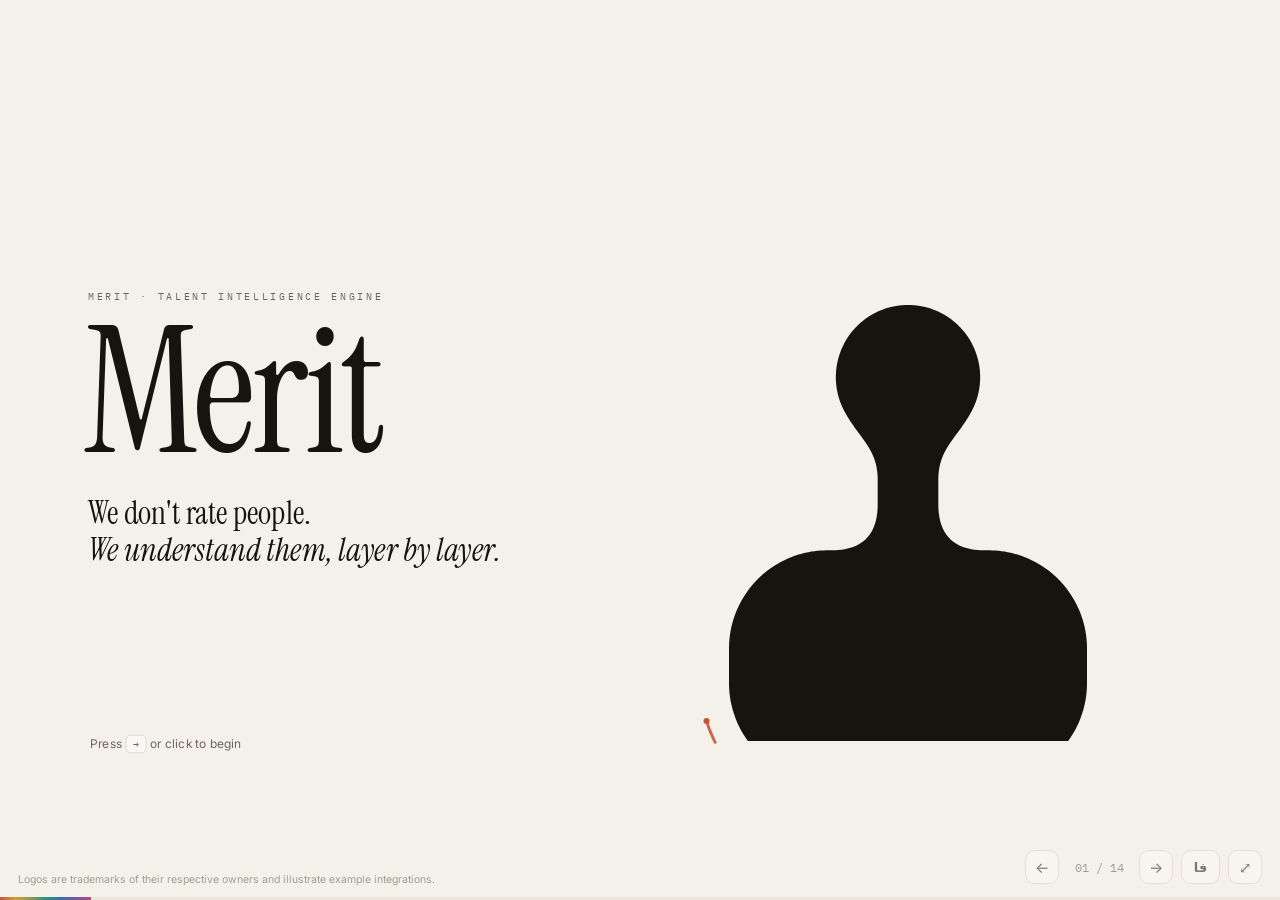
<file: site/index.html>
<!doctype html>
<html lang="en">
<head>
<meta charset="utf-8">
<meta name="viewport" content="width=device-width, initial-scale=1">
<title>Merit</title>
<meta name="description" content="Merit, the Talent Intelligence Engine: one person, seven layers of evidence.">
<meta name="theme-color" content="#F4F1EA">
<link rel="icon" href="assets/favicon.svg" type="image/svg+xml">
<link rel="preconnect" href="https://fonts.googleapis.com">
<link rel="preconnect" href="https://fonts.gstatic.com" crossorigin>
<link href="https://fonts.googleapis.com/css2?family=Instrument+Serif:ital@0;1&family=Inter:wght@400;500;600;700&family=IBM+Plex+Mono:wght@400;500&display=swap" rel="stylesheet">
<link rel="stylesheet" href="assets/style.css">
<link href="https://fonts.googleapis.com/css2?family=Vazirmatn:wght@300;400;500;600;700;800&display=swap" rel="stylesheet">
</head>
<body>
<main class="deck" id="deck">
<div class="stage" id="stage">

<!-- 01 · TITLE ············································································ BUILT -->
<section class="slide s-title" id="s-title" data-title="Merit">
  <canvas class="cv" data-cv="title"></canvas>
  <div class="title-copy">
    <div class="kicker anim a1">Merit · Talent Intelligence Engine</div>
    <h1 class="serif anim a2">Merit</h1>
    <p class="lede serif anim a3">We don't rate people.<br><i>We understand them, layer by layer.</i></p>
  </div>
  <div class="press anim a5">Press <kbd>→</kbd> or click to begin</div>
</section>

<section class="slide s-lies" data-title="Three confusions">
  <div class="kicker" style="position:absolute;left:150px;top:170px">The problem</div>
  <ul class="lies">
    <li data-f="0"><span class="mute2">Activity</span> is not impact.</li>
    <li data-f="1"><span class="mute2">Confidence</span> is not competence.</li>
    <li data-f="2"><span class="mute2">Visibility</span> is not value.</li>
  </ul>
  <p class="foot-line" data-f="3">Most performance tools only measure the first word of each sentence.</p>
</section>

<!-- 03 · SEVEN LAYERS ···································································· BUILT -->
<section class="slide s-layers" id="s-layers" data-title="Seven layers" data-steps="8">
  <canvas class="cv" data-cv="layers"></canvas>
  <div class="layers-head">
    <div class="kicker">The Merit Portrait</div>
    <h2 class="serif">One person. <i>Seven layers.</i></h2>
    <p class="cap" data-only="0">Every system sees a fragment of a person. Merit sees the whole person.</p>
    <p class="cap" data-only="8">Each band is as thick as its evidence. Weak layers thin out; missing ones show as dots, never as zero.</p>
  </div>
  <div class="legend" id="legend"></div>
</section>

<section class="slide s-psych" id="s-psych" data-title="Psychometrics" data-steps="2">
  <canvas class="cv" data-cv="psych"></canvas>
  <div class="head"><div class="kicker">Layer 01 · Psychometric core</div><h2 class="serif">Psychology at the core. <i>Never as a filter.</i></h2></div>
  <div class="pcard" style="left:90px" data-f="1"><span class="src">Self-insight &amp; team chemistry</span>
    <div class="chips"><span class="chip">MBTI</span><span class="chip">CliftonStrengths</span><span class="chip">DISC</span></div>
    <p>Working-With-Me Card · team balance · coaching language</p></div>
  <div class="pcard" style="left:1110px" data-f="2"><span class="src">Decisions</span>
    <div class="chips"><span class="chip">Big Five / HEXACO</span><span class="chip">Structured interview</span><span class="chip">Work sample</span></div>
    <p>Validated evidence for hiring and growth</p></div>
  <p class="pfoot" data-f="2">The publishers of MBTI and CliftonStrengths say their tools are not for hiring or selection. Merit keeps it that way.</p>
</section>

<!-- 05 · CLAIMS → EVIDENCE → CONTEXT ······················································ BUILT -->
<section class="slide s-engine" id="s-engine" data-title="The engine" data-steps="3">
  <canvas class="cv" data-cv="engine"></canvas>
  <div class="engine-head">
    <div class="kicker">The Talent Context Engine</div>
    <h2 class="serif"><span class="step-w" data-w="1">Claims</span> <em>→</em> <span class="step-w" data-w="2">Evidence</span> <em>→</em> <span class="step-w" data-w="3">Context</span></h2>
    <p class="cap" data-only="0">Everything said about a person is a claim, until the systems back it up.</p>
    <p class="cap" data-only="1">Claims come from the interview, the employee's own voice and the manager's voice.</p>
    <p class="cap" data-only="2">Evidence comes from the work itself, with a receipt for every link.</p>
    <p class="cap" data-only="3">Every performance tool grades the person. <b>Merit grades the evidence and checks the system first.</b></p>
  </div>

  <div class="claim" style="top:300px" data-f="1" data-layer="prehire">
    <span class="src">Interview · Pre-hire</span>
    <p>“Senior-level system design.”</p>
    <span class="verdict ok" data-f="2">Supported</span>
  </div>
  <div class="claim" style="top:450px" data-f="1" data-layer="voice">
    <span class="src">Weekly voice note · Employee</span>
    <p>“I shipped the billing migration this week.”</p>
    <span class="verdict ok" data-f="2">Supported</span>
  </div>
  <div class="claim" style="top:600px" data-f="1" data-layer="review">
    <span class="src">Tap &amp; Speak · Manager</span>
    <p>“Slow on deliverables this quarter.”</p>
    <span class="verdict warn swap-a" data-f="2">Underperforming?</span>
    <span class="verdict sys swap-b" data-f="3">Blocked by the system</span>
  </div>

  <div class="evidence" style="top:300px" data-f="2">
    <span class="src"><i class="logo xs" data-logo="github"></i>Design reviews</span>
    <p>Event pipeline design · 3 RFCs approved by staff engineers</p>
  </div>
  <div class="evidence" style="top:450px" data-f="2">
    <span class="src"><i class="logo xs" data-logo="github"></i><i class="logo xs" data-logo="jira"></i>Code &amp; tickets</span>
    <p>PR #2181 merged · BILL-412 closed · migration live in production</p>
  </div>
  <div class="evidence" style="top:600px" data-f="2">
    <span class="src"><i class="logo xs" data-logo="jira"></i>Commitments</span>
    <p>4 of 9 commitments late this quarter</p>
  </div>

  <div class="context" data-f="3">
    <span class="src">Context check</span>
    <p>Blocked <b>9 days</b> waiting on the payments API team · on call for <b>2 urgent incidents</b></p>
  </div>
  <div class="illus">Illustrative data</div>
</section>

<section class="slide s-algos" id="s-algos" data-title="The algorithms">
  <canvas class="cv" data-cv="algos"></canvas>
  <div class="head center"><div class="kicker">Around the engine</div><h2 class="serif">One engine. <i>Six algorithms around it.</i></h2></div>
  <div class="acard" style="left:90px;top:250px;--c:var(--l2)" data-f="1"><span class="src">Algorithm 01</span><h3 class="serif">Signal-to-Success</h3><p>Learns which pre-hire signals actually predicted success here, and recalibrates interviewers.</p></div><div class="acard" style="left:90px;top:440px;--c:var(--l5)" data-f="2"><span class="src">Algorithm 02</span><h3 class="serif">Contribution Graph</h3><p>Maps who unblocks whom. Powers the Silent Hero Detector.</p></div><div class="acard" style="left:90px;top:630px;--c:var(--l3)" data-f="3"><span class="src">Algorithm 03</span><h3 class="serif">Growth Trajectory</h3><p>Skill-growth slope, time to productivity, promotion readiness.</p></div><div class="acard" style="left:1140px;top:250px;--c:var(--l7)" data-f="4"><span class="src">Algorithm 04</span><h3 class="serif">Fairness Guard</h3><p>Audits the evaluators: recency, halo, similarity and proximity bias.</p></div><div class="acard" style="left:1140px;top:440px;--c:var(--l1)" data-f="5"><span class="src">Algorithm 05</span><h3 class="serif">Team Chemistry</h3><p>Strengths plus real collaboration patterns for balanced teams.</p></div><div class="acard" style="left:1140px;top:630px;--c:var(--l6)" data-f="6"><span class="src">Algorithm 06</span><h3 class="serif">Retention Radar</h3><p>Early overload signals from workload, never emotions. Triggers a stay conversation.</p></div>
</section>
<section class="slide s-fair" data-title="Fairness Guard">
  <div class="head"><div class="kicker">Fairness Guard</div><h2 class="serif">The only algorithm that <i>audits the evaluator.</i></h2></div>
  <div class="fgrid"><div class="fcard" data-f="1"><span class="src">Check 01</span><h3 class="serif">Recency bias</h3><div class="fbar"><i style="--v:78%"></i></div><p>78% of this rating cites the last 3 weeks of a 13-week quarter.</p><span class="flag">Flagged</span></div><div class="fcard" data-f="2"><span class="src">Check 02</span><h3 class="serif">Proximity bias</h3><div class="fbar"><i style="--v:64%"></i></div><p>In-office reports rated +0.6 higher than remote reports with equal evidence.</p><span class="flag">Flagged</span></div><div class="fcard" data-f="3"><span class="src">Check 03</span><h3 class="serif">Similarity bias</h3><div class="fbar"><i style="--v:57%"></i></div><p>Ratings track shared background more than shared outcomes.</p><span class="flag">Flagged</span></div></div>
  <p class="foot-line2" data-f="4">Merit shows the manager <b>before</b> the review is submitted, not after the damage.</p>
  <div class="illus">Illustrative data</div>
</section>

<!-- 08 · SILENT HERO ······································································ BUILT -->
<section class="slide s-hero" id="s-hero" data-title="The Silent Hero" data-steps="2">
  <div class="hero-head">
    <div class="kicker">Silent Hero Detector</div>
    <h2 class="serif cap" data-only="0">Who is your best performer?</h2>
    <h2 class="serif cap" data-only="1">Now add the layer <i>most tools can't see.</i></h2>
    <h2 class="serif cap" data-only="2">Meet Lena.</h2>
  </div>
  <canvas class="cv" data-cv="hero"></canvas>
  <div class="team" id="team"></div>
  <div class="hero-note" data-f="2">
    <span class="tag">Collaboration layer</span>
    <p>An average ticket count. She <b>unblocked 14 teammates</b> and resolved <b>3 incidents</b> this quarter, and none of it was in her review.</p>
  </div>
  <div class="illus">Illustrative data</div>
</section>

<section class="slide s-outs" data-title="Outputs">
  <div class="head"><div class="kicker">Outputs</div><h2 class="serif">Out comes understanding. <i>For everyone involved.</i></h2></div>
  <div class="ogrid"><div class="ocard anim" style="--d:0.1s;--c:var(--l2)"><span class="dot"></span><h3 class="serif">Candidate Evidence Dossier</h3><p>Claims vs evidence, an interview guide from the gaps, a bias-audited shortlist.</p></div><div class="ocard anim" style="--d:0.2s;--c:var(--l3)"><span class="dot"></span><h3 class="serif">30/60/90 Ramp</h3><p>Time to productivity and early stuck signals, routed to support.</p></div><div class="ocard anim" style="--d:0.3s;--c:var(--l5)"><span class="dot"></span><h3 class="serif">1:1 Card</h3><p>Recent wins, blockers, how they like feedback, three questions.</p></div><div class="ocard anim" style="--d:0.4s;--c:var(--l7)"><span class="dot"></span><h3 class="serif">Drafted Review</h3><p>Writes itself from evidence. Both sides see the receipts and can contest.</p></div><div class="ocard anim" style="--d:0.5s;--c:var(--l4)"><span class="dot"></span><h3 class="serif">Staffing Engine</h3><p>Who should lead the next project, from skills evidence and load.</p></div><div class="ocard anim" style="--d:0.6s;--c:var(--l1)"><span class="dot"></span><h3 class="serif">My Mirror</h3><p>Every employee owns their portrait, growth plan and Working-With-Me Card.</p></div></div>
</section>
<section class="slide s-tap" id="s-tap" data-title="Tap &amp; Speak">
  <canvas class="cv" data-cv="tap"></canvas>
  <div class="head"><div class="kicker">Tap &amp; Speak · for managers</div><h2 class="serif">Twelve people. <i>Seven minutes.</i></h2></div>
  <div class="tpanel anim" style="--d:.6s">
    <div class="rec"><span class="mic"></span><span class="wave2"><i></i><i></i><i></i><i></i><i></i><i></i><i></i><i></i><i></i><i></i></span><span class="src">Recording · Lena</span></div>
    <ul><li>Shipped the auth refactor</li><li>Carried 3 incidents on call</li><li>Mentored two new hires</li></ul>
    <p class="quote">“Lena carried the incident load this month and still shipped the auth refactor.”</p>
    <div class="blind"><span class="src">Blind Spot</span><p>Her unblocking work isn't in your notes: 14 teammates this month.</p></div>
  </div>
  <div class="illus">Illustrative data</div>
</section>
<section class="slide s-cal" data-title="Hiring Calibration Loop" data-steps="1">
  <div class="head"><div class="kicker">Hiring Calibration Loop</div><h2 class="serif">Six months later, <i>Merit checks its own homework.</i></h2>
  <p class="cap" style="margin-top:14px">How well each pre-hire signal predicted success here</p></div>
  <div class="sig"><div class="srow"><span>Structured interview</span><div class="sbar"><i style="--v:86.8%"></i></div><b>0.62</b></div><div class="srow"><span>Work sample</span><div class="sbar"><i style="--v:81.19999999999999%"></i></div><b>0.58</b></div><div class="srow"><span>Big Five conscientiousness</span><div class="sbar"><i style="--v:57.4%"></i></div><b>0.41</b></div><div class="srow weak"><span>Years of experience</span><div class="sbar"><i style="--v:25.2%"></i></div><b>0.18</b></div><div class="srow weak"><span>Résumé keywords</span><div class="sbar"><i style="--v:12.6%"></i></div><b>0.09</b></div><div class="srow weak"><span>Gut-feel “culture fit”</span><div class="sbar"><i style="--v:7.0%"></i></div><b>0.05</b></div></div>
  <p class="foot-line2" data-f="1">Interviewers get calibrated. Hiring gets less wrong every quarter.</p>
  <div class="illus">Illustrative data</div>
</section>
<section class="slide s-rules" data-title="Trust rules">
  <div class="head"><div class="kicker">Built to be trusted</div><h2 class="serif">Seven rules <i>Merit never breaks.</i></h2></div>
  <div class="rgrid"><div class="rule anim" style="--d:0.10s"><span class="rn" style="color:var(--l1)">01</span><p>No decision without a human. AI drafts; people decide and explain.</p></div><div class="rule anim" style="--d:0.18s"><span class="rn" style="color:var(--l2)">02</span><p>Every judgment has receipts the person can see.</p></div><div class="rule anim" style="--d:0.26s"><span class="rn" style="color:var(--l3)">03</span><p>No emotion or tone scoring. No keystroke or screen surveillance.</p></div><div class="rule anim" style="--d:0.34s"><span class="rn" style="color:var(--l4)">04</span><p>Missing evidence is not poor performance.</p></div><div class="rule anim" style="--d:0.42s"><span class="rn" style="color:var(--l5)">05</span><p>Psychometrics describe; they never decide.</p></div><div class="rule anim" style="--d:0.50s"><span class="rn" style="color:var(--l6)">06</span><p>The evaluators are audited too.</p></div><div class="rule anim" style="--d:0.58s"><span class="rn" style="color:var(--l7)">07</span><p>Employees own their profile. Collaboration analysis is opt-in.</p></div></div>
</section>
<section class="slide s-pos" data-title="Positioning">
  <div class="head"><div class="kicker">Positioning</div><h2 class="serif">Everyone sees a slice. <i>Merit sees the person.</i></h2></div>
  <table class="ptable"><tr><th>They do</th><th>Examples</th><th>Merit's edge</th></tr><tr><td>Review &amp; survey tools</td><td class="mute2">Lattice, Culture Amp, 15Five</td><td>We replace forms with evidence</td></tr><tr><td>Talent-matching AI</td><td class="mute2">Eightfold, Workday</td><td>We follow the person after the hire</td></tr><tr><td>Interview AI</td><td class="mute2">HireVue</td><td>No black box, no tone analysis</td></tr><tr><td>Collaboration analytics</td><td class="mute2">Viva Insights, Worklytics</td><td>Fairness, not surveillance</td></tr><tr><td>Engineering metrics</td><td class="mute2">Jellyfish, LinearB</td><td>Outcomes and context, every role</td></tr>
  <tr class="me"><td class="serif">Merit</td><td>—</td><td>One evidence trail from first résumé to fifth year</td></tr></table>
</section>

<!-- 14 · THE WALL (finale) ································································ BUILT -->
<section class="slide s-wall" id="s-wall" data-title="Long live evidence" data-steps="1">
  <canvas class="cv" data-cv="wall"></canvas>
  <div class="wall-veil" data-f="1"></div>
  <div class="wall-copy" data-f="1">
    <h2 class="serif huge">Performance reviews are dead.</h2>
    <p class="serif lede"><i>Long live evidence.</i></p>
    <div class="sign"><b class="serif">Merit</b><span>Talent Intelligence Engine</span></div>
  </div>
</section>

</div>

<nav class="hud" aria-label="Slide navigation">
  <button class="nav prev" id="prev" type="button" aria-label="Previous">←</button>
  <div class="count" id="count">01</div>
  <button class="nav next" id="next" type="button" aria-label="Next">→</button>
  <button class="nav lang" id="language" type="button">فا</button>
  <button class="nav fs" id="fs" type="button" aria-label="Fullscreen" title="Fullscreen (F)">⤢</button>
</nav>
<div class="progress"><i id="bar"></i></div>
<div class="legal">Logos are trademarks of their respective owners and illustrate example integrations.</div>
</main>

<script src="assets/icons.js"></script>
<script src="assets/i18n.js"></script>
<script src="assets/deck.js"></script>
<script src="assets/portrait.js"></script>
<script src="assets/scenes.js"></script>
</body>
</html>
</file>
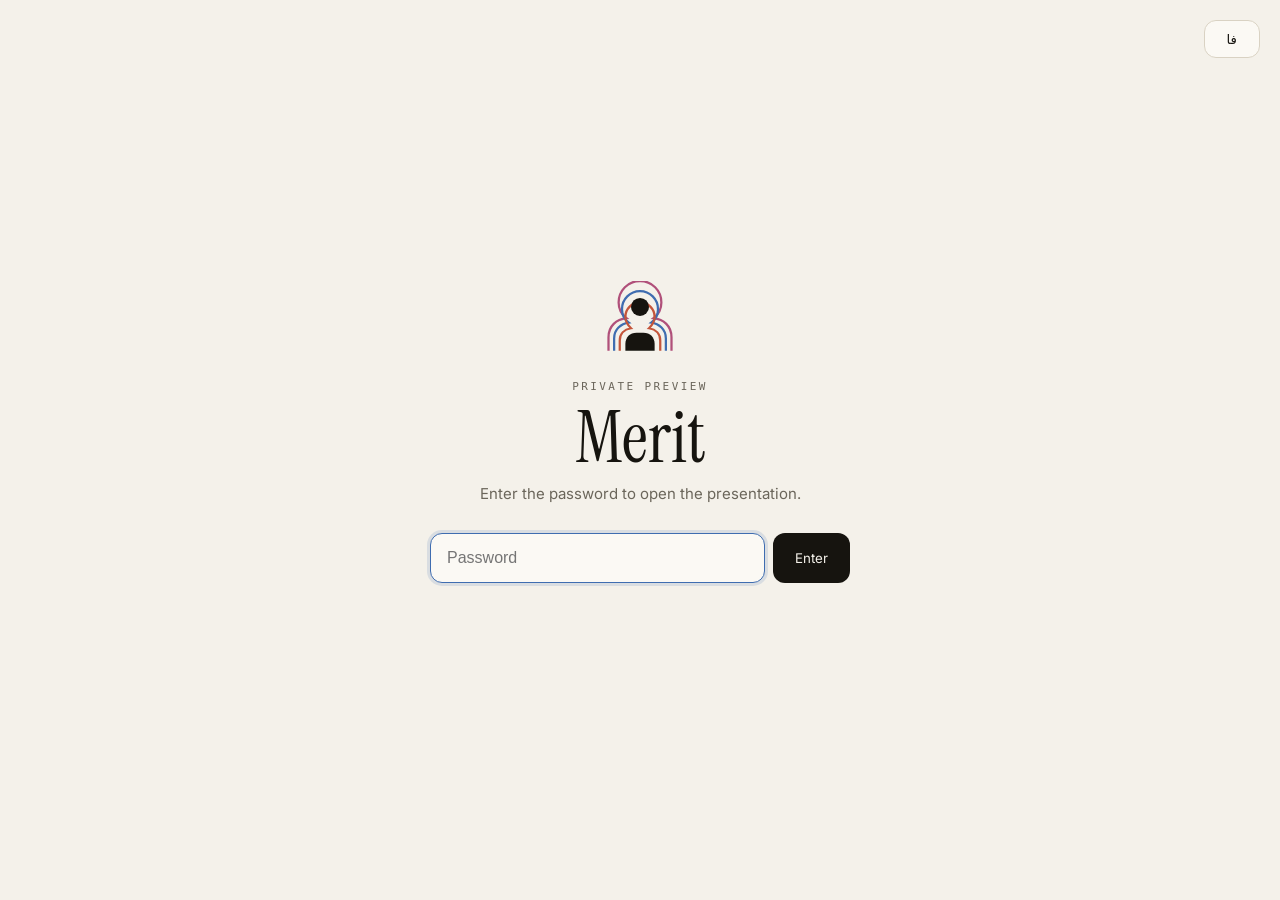
<file: scripts/gate.html>
<!doctype html>
<html lang="en">
<head>
<meta charset="utf-8">
<meta name="viewport" content="width=device-width, initial-scale=1">
<meta name="robots" content="noindex, nofollow">
<title>Merit</title>
<meta name="theme-color" content="#F4F1EA">
<link rel="icon" href="favicon.svg" type="image/svg+xml">
<link href="https://fonts.googleapis.com/css2?family=Instrument+Serif&family=Inter:wght@400;600&display=swap" rel="stylesheet">
<style id="gate-css">
  :root { --bg: #F4F1EA; --panel: #FBF9F4; --line: #D9D2C3; --text: #16140F; --muted: #6B665B; --gold: #16140F; --vi: #3F6DB0; --red: #C4553B; }
  * { box-sizing: border-box; margin: 0; padding: 0; }
  html, body { height: 100%; background: var(--bg); color: var(--text); }
  body { font-family: Inter, system-ui, -apple-system, "Segoe UI", sans-serif; -webkit-font-smoothing: antialiased; }
  .serif { font-family: "Instrument Serif", "Iowan Old Style", Georgia, serif; font-weight: 400; }
  .gate { min-height: 100%; display: grid; place-items: center; padding: 24px 16px;
    background: var(--bg); }
  .box { width: 100%; max-width: 420px; text-align: center; }
  .mark { width: 72px; height: 72px; margin: 0 auto 24px; }
  .kicker { font: 500 11px/1 ui-monospace, SFMono-Regular, Menlo, monospace; letter-spacing: .22em; text-transform: uppercase; color: var(--muted); }
  h1 { font-size: 72px; line-height: 1; margin: 10px 0 10px; }
  p.sub { color: var(--muted); font-size: 15px; margin-bottom: 30px; }
  form { display: flex; gap: 8px; }
  input { flex: 1; min-width: 0; height: 50px; padding: 0 16px; border-radius: 12px; border: 1px solid var(--line);
    background: var(--panel); color: var(--text); font-size: 16px; outline: none; }
  input:focus { border-color: var(--vi); box-shadow: 0 0 0 3px rgba(63,109,176,.15); }
  button { height: 50px; padding: 0 22px; border: 0; border-radius: 12px; font: 650 15px/1 inherit; font-family: inherit;
    color: #F4F1EA; background: var(--gold); cursor: pointer; }
  button:disabled { opacity: .6; cursor: progress; }
  .msg { min-height: 22px; margin-top: 14px; font-size: 14px; color: var(--muted); }
  .msg.err { color: var(--red); }
  .lang { position: fixed; top: 20px; right: 20px; height: 38px; color: var(--text); background: var(--panel); border: 1px solid var(--line); }
  html[lang="fa"] body, html[lang="fa"] .serif { font-family: "Vazirmatn", Tahoma, sans-serif; }
  html[lang="fa"] h1 { letter-spacing: 0; line-height: 1.35; font-size: 52px; }
  .shake { animation: shake .35s; }
  @keyframes shake { 25% { transform: translateX(-6px); } 75% { transform: translateX(6px); } }
</style>
</head>
<body>
<div class="gate" id="gate">
  <button class="lang" id="language" type="button">فا</button>
  <div class="box">
    <svg class="mark" viewBox="0 0 64 64" aria-hidden="true"><g fill="none" stroke-width="2"><path stroke="#B0507A" d="M4 62V50c0-10 7-16 16-17-4-3-7-8-7-14a19 19 0 0 1 38 0c0 6-3 11-7 14 9 1 16 7 16 17v12"/><path stroke="#3F6DB0" d="M9 62V51c0-8 6-13 13-14-4-3-6-7-6-12a16 16 0 0 1 32 0c0 5-2 9-6 12 7 1 13 6 13 14v11"/><path stroke="#C4553B" d="M14 62v-9c0-6 4-10 10-11-3-3-5-6-5-10a13 13 0 0 1 26 0c0 4-2 7-5 10 6 1 10 5 10 11v9"/></g><circle cx="32" cy="23" r="8" fill="#16140F"/><path d="M19 62v-6c0-6 4-10 10-10h6c6 0 10 4 10 10v6z" fill="#16140F"/></svg>
    <div class="kicker">Private preview</div>
    <h1 class="serif">Merit</h1>
    <p class="sub">Enter the password to open the presentation.</p>
    <form id="form" autocomplete="off">
      <input id="pw" type="password" placeholder="Password" aria-label="Password" autofocus required>
      <button id="go" type="submit">Enter</button>
    </form>
    <div class="msg" id="msg" role="status"></div>
  </div>
</div>
<script id="payload" type="application/json">__PAYLOAD__</script>
<script>
(() => {
  const data = JSON.parse(document.getElementById('payload').textContent);
  const form = document.getElementById('form'), pw = document.getElementById('pw');
  const go = document.getElementById('go'), msg = document.getElementById('msg');
  const KEY = 'merit-deck-key';
  const language = new URL(location.href).searchParams.get('lang') || localStorage.getItem('merit-language') || 'en';
  if (language === 'fa') {
    document.documentElement.lang = 'fa'; document.documentElement.dir = 'rtl';
    document.title = 'مِریت';
    document.querySelector('.kicker').textContent = 'پیش‌نمایش خصوصی';
    document.querySelector('.box h1').textContent = 'مِریت';
    document.querySelector('.box .sub').textContent = 'برای مشاهدهٔ ارائه، رمز را وارد کنید.';
    pw.placeholder = 'رمز عبور'; pw.setAttribute('aria-label', 'رمز عبور');
    go.textContent = 'ورود';
  }
  const languageButton = document.getElementById('language');
  languageButton.textContent = language === 'fa' ? 'EN' : 'فا';
  languageButton.addEventListener('click', () => {
    const next = language === 'fa' ? 'en' : 'fa';
    localStorage.setItem('merit-language', next);
    const url = new URL(location.href); url.searchParams.set('lang', next); location.assign(url.href);
  });
  const u8 = s => Uint8Array.from(atob(s), c => c.charCodeAt(0));
  const b64 = buf => btoa(String.fromCharCode(...new Uint8Array(buf)));
  const store = {
    get() { try { return sessionStorage.getItem(KEY); } catch { return null; } },
    set(v) { try { sessionStorage.setItem(KEY, v); } catch { /* private mode: ask again next time */ } },
    clear() { try { sessionStorage.removeItem(KEY); } catch { } },
  };

  async function deriveKey(password) {
    const base = await crypto.subtle.importKey('raw', new TextEncoder().encode(password), 'PBKDF2', false, ['deriveKey']);
    return crypto.subtle.deriveKey({ name: 'PBKDF2', hash: 'SHA-256', salt: u8(data.salt), iterations: data.iter },
      base, { name: 'AES-GCM', length: 256 }, true, ['decrypt']);
  }
  async function open(key) {
    const plain = await crypto.subtle.decrypt({ name: 'AES-GCM', iv: u8(data.iv) }, key, u8(data.ct));
    return JSON.parse(new TextDecoder().decode(plain));
  }
  function mount(deck) {
    document.getElementById('gate').remove();
    document.getElementById('gate-css').remove();
    document.getElementById('payload').remove();
    document.head.insertAdjacentHTML('beforeend', deck.head);
    document.body.insertAdjacentHTML('afterbegin', deck.body);
    for (const code of deck.scripts) {
      const s = document.createElement('script');
      s.textContent = code;
      document.body.appendChild(s);
    }
  }

  form.addEventListener('submit', async e => {
    e.preventDefault();
    go.disabled = true; msg.className = 'msg'; msg.textContent = language === 'fa' ? 'در حال باز کردن…' : 'Unlocking…';
    try {
      const key = await deriveKey(pw.value);
      const deck = await open(key);
      store.set(b64(await crypto.subtle.exportKey('raw', key)));
      mount(deck);
    } catch {
      go.disabled = false; msg.className = 'msg err'; msg.textContent = language === 'fa' ? 'رمز نادرست است.' : 'Wrong password.';
      form.classList.remove('shake'); void form.offsetWidth; form.classList.add('shake');
      pw.select();
    }
  });

  // Same tab, already unlocked: skip the prompt on reload.
  const saved = store.get();
  if (saved) {
    crypto.subtle.importKey('raw', u8(saved), 'AES-GCM', false, ['decrypt'])
      .then(open).then(mount).catch(() => store.clear());
  }
})();
</script>
</body>
</html>
</file>
<file: site/assets/style.css>
:root {
  --paper: #F4F1EA;
  --paper-2: #ECE7DC;
  --paper-3: #E4DDCF;
  --ink: #16140F;
  --ink-2: #2B2822;
  --graphite: #6B665B;
  --dim: #A39C8D;
  --line: #D9D2C3;
  --l1: #C4553B; --l2: #D49A3A; --l3: #8C9A52; --l4: #2E9384; --l5: #3F6DB0; --l6: #7558A3; --l7: #B0507A;
  --ok: #2E9384; --warn: #C98A1E; --bad: #C4553B;
  --serif: "Instrument Serif", "Iowan Old Style", Georgia, serif;
  --sans: "Inter", system-ui, -apple-system, "Segoe UI", sans-serif;
  --mono: "IBM Plex Mono", ui-monospace, SFMono-Regular, Menlo, monospace;
}

* { box-sizing: border-box; margin: 0; padding: 0; }
html, body { height: 100%; background: var(--paper); color: var(--ink); overflow: hidden; }
body { font-family: var(--sans); -webkit-font-smoothing: antialiased; }
button { font: inherit; color: inherit; }

/* ---------- deck & stage ---------- */
.deck { position: fixed; inset: 0; background: var(--paper); }
.stage { position: absolute; left: 50%; top: 50%; width: 1600px; height: 900px; transform-origin: 50% 50%; transform: translate(-50%, -50%); }
.slide { position: absolute; inset: 0; opacity: 0; visibility: hidden; transition: opacity .7s ease, visibility 0s linear .7s; }
.slide.active { opacity: 1; visibility: visible; transition: opacity .7s ease, visibility 0s; }
.cv { position: absolute; left: 0; top: 0; width: 1600px; height: 900px; pointer-events: none; }

/* ---------- type ---------- */
.serif { font-family: var(--serif); font-weight: 400; }
h1.serif { font-size: 220px; line-height: .85; letter-spacing: -.02em; }
h2.serif { font-size: 64px; line-height: 1.02; letter-spacing: -.01em; }
h2 i, h1 i, .lede i { font-style: italic; }
.huge { font-size: 112px !important; line-height: 1 !important; text-align: center; }
.kicker { font-family: var(--mono); font-size: 13px; letter-spacing: .22em; text-transform: uppercase; color: var(--graphite); margin-bottom: 18px; }
.lede { font-size: 40px; line-height: 1.15; }
.cap { font-size: 20px; line-height: 1.45; color: var(--graphite); max-width: 640px; }
.illus { position: absolute; right: 44px; top: 40px; font-family: var(--mono); font-size: 11px; letter-spacing: .14em; text-transform: uppercase; color: var(--dim); }
kbd { font-family: var(--mono); font-size: 13px; border: 1px solid var(--line); border-radius: 6px; padding: 2px 8px; background: #fff8; }

/* entrance animations, replayed each time a slide becomes active */
.anim { opacity: 0; }
.slide.active .anim { animation: rise .9s cubic-bezier(.2, .7, .2, 1) forwards; animation-delay: var(--d, 0s); }
.slide.active .a1 { --d: .2s; } .slide.active .a2 { --d: .45s; } .slide.active .a3 { --d: .8s; } .slide.active .a5 { --d: 2.8s; }
@keyframes rise { from { opacity: 0; transform: translateY(16px); } to { opacity: 1; transform: none; } }

/* step fragments */
[data-f] { opacity: 0; transform: translateY(12px); transition: opacity .6s ease, transform .6s cubic-bezier(.2, .7, .2, 1); }
[data-f].on { opacity: 1; transform: none; }
[data-only] { opacity: 0; transition: opacity .5s ease; }
[data-only].on { opacity: 1; }

/* logos and chips */
.logo { display: inline-grid; place-items: center; width: 26px; height: 26px; border-radius: 7px; background: #fff; border: 1px solid var(--line); flex: none; }
.logo svg { width: 60%; height: 60%; }
.logo.xs { width: 20px; height: 20px; border-radius: 5px; }
.chip { font-family: var(--mono); font-size: 11.5px; padding: 4px 9px; border-radius: 999px; border: 1px solid var(--line); background: #fff9; color: var(--ink-2); white-space: nowrap; }

/* ---------- 01 title ---------- */
.title-copy { position: absolute; left: 110px; top: 250px; }
.s-title h1 { margin: 6px 0 34px -8px; }
.press { position: absolute; left: 112px; bottom: 74px; font-size: 15px; color: var(--graphite); }

/* ---------- 03 layers ---------- */
.layers-head { position: absolute; left: 930px; top: 64px; width: 600px; }
.layers-head h2 { margin-bottom: 14px; }
.layers-head .cap { position: absolute; top: 112px; left: 0; width: 600px; font-size: 17px; }
.legend { position: absolute; left: 930px; top: 252px; width: 600px; display: flex; flex-direction: column-reverse; }
.lrow { display: grid; grid-template-columns: 34px 14px 1fr; gap: 14px; align-items: center; height: 82px; border-top: 1px solid var(--line); transition: opacity .5s, transform .6s cubic-bezier(.2,.7,.2,1); }
.lrow:first-child { border-bottom: 1px solid var(--line); }
.lrow .n { font-family: var(--mono); font-size: 12.5px; color: var(--graphite); }
.lrow .sw { width: 13px; height: 13px; border-radius: 50%; }
.lrow b { display: block; font-size: 18px; font-weight: 600; letter-spacing: -.01em; }
.lrow .sub { display: block; font-size: 13.5px; color: var(--graphite); margin-top: 2px; }
.lrow .srcs { display: flex; gap: 6px; align-items: center; margin-top: 7px; flex-wrap: wrap; }
.lrow[data-f].on.past { opacity: .42; }
.lrow.now b { color: var(--c); }

/* ---------- 05 engine ---------- */
.engine-head { position: absolute; left: 90px; top: 58px; width: 1420px; }
.engine-head h2 em { font-style: normal; color: var(--dim); margin: 0 6px; }
.step-w { transition: color .5s; color: var(--dim); }
.s-engine[data-step="0"] .step-w { color: var(--ink); }
.s-engine[data-step="1"] .step-w[data-w="1"], .s-engine[data-step="2"] .step-w[data-w="2"], .s-engine[data-step="3"] .step-w[data-w="3"] { color: var(--ink); }
.s-engine[data-step="2"] .step-w[data-w="1"], .s-engine[data-step="3"] .step-w[data-w="1"], .s-engine[data-step="3"] .step-w[data-w="2"] { color: var(--graphite); }
.engine-head .cap { position: absolute; top: 116px; left: 0; max-width: 1100px; }
.engine-head .cap b { color: var(--ink); font-weight: 600; }
.claim, .evidence { position: absolute; width: 370px; min-height: 112px; padding: 16px 18px; border-radius: 16px; background: #FBF9F4; border: 1px solid var(--line); box-shadow: 0 10px 30px rgba(22, 20, 15, .05); }
.claim { left: 90px; border-left: 4px solid var(--c); }
.evidence { left: 1140px; border-right: 4px solid var(--l4); }
.claim[data-layer="prehire"] { --c: var(--l2); } .claim[data-layer="voice"] { --c: var(--l6); } .claim[data-layer="review"] { --c: var(--l7); }
.src { display: flex; gap: 6px; align-items: center; font-family: var(--mono); font-size: 11px; letter-spacing: .12em; text-transform: uppercase; color: var(--graphite); margin-bottom: 8px; }
.claim p { font-family: var(--serif); font-size: 26px; line-height: 1.12; padding-right: 8px; }
.evidence p { font-size: 15.5px; line-height: 1.4; }
.verdict { position: absolute; right: 14px; bottom: -14px; font-family: var(--mono); font-size: 11.5px; letter-spacing: .08em; text-transform: uppercase; padding: 6px 11px; border-radius: 999px; color: #fff; }
.verdict.ok { background: var(--ok); }
.verdict.warn { background: var(--warn); }
.verdict.sys { background: var(--l5); }
.s-engine[data-step="3"] .swap-a { opacity: 0 !important; transform: translateY(-8px) !important; }
.context { position: absolute; left: 555px; top: 772px; width: 490px; padding: 14px 18px; border-radius: 14px; background: var(--ink); color: var(--paper); }
.context .src { color: #B9B2A2; }
.context p { font-size: 16px; line-height: 1.4; }

/* ---------- 08 silent hero ---------- */
.hero-head { position: absolute; left: 90px; top: 60px; width: 1420px; height: 150px; }
.hero-head h2 { position: absolute; top: 34px; left: 0; max-width: none; color: var(--ink); font-size: 64px; }
.team { position: absolute; left: 0; top: 0; width: 1600px; height: 900px; pointer-events: none; }
.member { position: absolute; width: 220px; text-align: center; transition: opacity .6s; }
.member b { display: block; font-family: var(--serif); font-size: 28px; font-weight: 400; }
.member .role { font-size: 13px; color: var(--graphite); }
.bars { margin-top: 12px; display: grid; gap: 7px; text-align: left; }
.bar { display: grid; grid-template-columns: 1fr; gap: 3px; font-family: var(--mono); font-size: 10.5px; letter-spacing: .06em; text-transform: uppercase; color: var(--graphite); }
.bar i { display: block; height: 6px; border-radius: 99px; background: var(--paper-3); position: relative; overflow: hidden; }
.bar i::after { content: ""; position: absolute; inset: 0 auto 0 0; width: var(--v); background: var(--c, var(--l4)); border-radius: inherit; transition: width 1.2s cubic-bezier(.2,.7,.2,1); }
.bar.collab { --c: var(--l5); }
.s-hero[data-step="0"] .member { opacity: 1; }
.s-hero[data-step="1"] .member:not(.lena), .s-hero[data-step="2"] .member:not(.lena) { opacity: .45; }
.s-hero:not([data-step="2"]) .bar.collab { opacity: 0; }
.bar.collab { transition: opacity .6s; }
.s-hero:not([data-step="2"]) .bar.collab i::after { width: 0; }
.hero-note { position: absolute; left: 990px; top: 76px; width: 520px; padding: 18px 22px; border-radius: 16px; background: #FBF9F4; border: 1px solid var(--line); border-left: 4px solid var(--l5); }
.hero-note .tag { font-family: var(--mono); font-size: 11px; letter-spacing: .14em; text-transform: uppercase; color: var(--l5); }
.hero-note p { font-size: 17px; line-height: 1.45; margin-top: 6px; }

/* ---------- 14 wall ---------- */
.wall-veil { position: absolute; inset: 0; background: radial-gradient(ellipse 60% 55% at 50% 50%, rgba(244, 241, 234, .97) 30%, rgba(244, 241, 234, .82) 70%, rgba(244, 241, 234, .55)); }
.wall-veil[data-f] { transform: none; }
.wall-copy { position: absolute; left: 0; right: 0; top: 300px; text-align: center; }
.wall-copy .lede { font-size: 56px; margin-top: 14px; }
.sign { margin-top: 64px; }
.sign b { display: block; font-size: 40px; font-weight: 400; }
.sign span { font-family: var(--mono); font-size: 12px; letter-spacing: .22em; text-transform: uppercase; color: var(--graphite); }

/* ---------- HUD ---------- */
.hud { position: fixed; right: 18px; bottom: 16px; display: flex; gap: 8px; align-items: center; z-index: 10; opacity: .6; transition: opacity .3s; }
.hud:hover { opacity: 1; }
.nav { width: 34px; height: 34px; border-radius: 10px; border: 1px solid var(--line); background: #FBF9F4; cursor: pointer; font-size: 15px; color: var(--ink-2); }
.nav:hover { border-color: var(--graphite); }
.count { font-family: var(--mono); font-size: 12px; color: var(--graphite); min-width: 64px; text-align: center; }
.progress { position: fixed; left: 0; right: 0; bottom: 0; height: 3px; background: var(--paper-2); z-index: 10; display: flex; }
.progress i { display: block; height: 100%; width: 0; background: linear-gradient(90deg, var(--l1), var(--l2), var(--l3), var(--l4), var(--l5), var(--l6), var(--l7)); transition: width .5s ease; }
.legal { position: fixed; left: 18px; bottom: 14px; font-size: 10.5px; color: var(--dim); z-index: 10; }

@media (prefers-reduced-motion: reduce) {
  .slide.active .anim { animation-duration: .01s; }
}

/* ---------- remaining slides ---------- */
.head { position: absolute; left: 90px; top: 60px; right: 90px; }
.head.center { text-align: center; }
.mute2 { color: var(--graphite); }
.lies { list-style: none; position: absolute; left: 150px; top: 230px; }
.lies li { font-family: var(--serif); font-size: 112px; line-height: 1.12; }
.foot-line { position: absolute; left: 150px; bottom: 120px; font-size: 24px; color: var(--graphite); }
.foot-line2 { position: absolute; left: 90px; bottom: 90px; font-size: 24px; color: var(--graphite); }
.foot-line2 b { color: var(--ink); }
.pcard { position: absolute; top: 330px; width: 400px; padding: 22px; border-radius: 16px; background: #FBF9F4; border: 1px solid var(--line); }
.pcard .chips { display: flex; flex-wrap: wrap; gap: 6px; margin: 4px 0 14px; }
.pcard p { font-family: var(--serif); font-size: 26px; line-height: 1.15; }
.pfoot { position: absolute; left: 90px; right: 90px; bottom: 70px; text-align: center; font-size: 17px; color: var(--graphite); }
.acard { position: absolute; width: 370px; padding: 16px 18px; border-radius: 16px; background: #FBF9F4; border: 1px solid var(--line); border-left: 4px solid var(--c); }
.acard h3 { font-size: 28px; margin-bottom: 4px; }
.acard p { font-size: 14.5px; line-height: 1.4; color: var(--graphite); }
.fgrid { position: absolute; left: 90px; right: 90px; top: 260px; display: grid; grid-template-columns: repeat(3, 1fr); gap: 22px; }
.fcard { position: relative; padding: 24px; border-radius: 16px; background: #FBF9F4; border: 1px solid var(--line); border-left: 4px solid var(--l7); min-height: 330px; }
.fcard h3 { font-size: 34px; margin-bottom: 18px; }
.fbar { height: 8px; border-radius: 9px; background: var(--paper-3); overflow: hidden; margin-bottom: 18px; }
.fbar i { display: block; height: 100%; width: 0; background: var(--l7); transition: width 1.2s ease .3s; }
.fcard.on .fbar i { width: var(--v); }
.fcard p { font-size: 17px; line-height: 1.45; }
.flag { position: absolute; left: 24px; bottom: 22px; font-family: var(--mono); font-size: 11px; letter-spacing: .1em; text-transform: uppercase; color: #fff; background: var(--l7); padding: 5px 10px; border-radius: 99px; }
.ogrid { position: absolute; left: 90px; right: 90px; top: 250px; display: grid; grid-template-columns: repeat(3, 1fr); gap: 22px; }
.ocard { padding: 26px; border-radius: 16px; background: #FBF9F4; border: 1px solid var(--line); min-height: 250px; }
.ocard .dot { display: block; width: 14px; height: 14px; border-radius: 50%; background: var(--c); margin-bottom: 18px; }
.ocard h3 { font-size: 34px; margin-bottom: 10px; }
.ocard p { font-size: 16px; line-height: 1.45; color: var(--graphite); }
.tpanel { position: absolute; left: 1000px; top: 230px; width: 510px; padding: 26px; border-radius: 18px; background: #FBF9F4; border: 1px solid var(--line); }
.rec { display: flex; align-items: center; gap: 12px; margin-bottom: 16px; }
.mic { width: 14px; height: 14px; border-radius: 50%; background: var(--l1); animation: pulse 1.2s infinite; }
@keyframes pulse { 50% { box-shadow: 0 0 0 8px rgba(196,85,59,.15); } }
.wave2 { display: flex; gap: 3px; align-items: center; height: 24px; }
.wave2 i { width: 3px; height: 6px; background: var(--l1); border-radius: 2px; animation: wv 1s ease-in-out infinite; }
.wave2 i:nth-child(2n) { animation-delay: -.3s; } .wave2 i:nth-child(3n) { animation-delay: -.6s; }
@keyframes wv { 50% { height: 22px; } }
.rec .src { margin: 0 0 0 auto; }
.tpanel ul { margin: 0 0 16px 18px; font-size: 16px; line-height: 1.7; }
.tpanel .quote { font-family: var(--serif); font-style: italic; font-size: 25px; line-height: 1.2; margin-bottom: 18px; }
.blind { padding: 14px 16px; border-radius: 12px; background: rgba(63,109,176,.08); border-left: 4px solid var(--l5); }
.blind .src { color: var(--l5); }
.sig { position: absolute; left: 90px; right: 90px; top: 300px; display: grid; gap: 18px; }
.srow { display: grid; grid-template-columns: 340px 1fr 70px; align-items: center; gap: 22px; font-size: 20px; transition: opacity .6s; }
.srow b { font-family: var(--mono); font-weight: 500; }
.sbar { height: 14px; border-radius: 9px; background: var(--paper-3); overflow: hidden; }
.sbar i { display: block; height: 100%; width: 0; background: var(--l2); border-radius: inherit; }
.slide.active .sbar i { animation: grow2 1.4s cubic-bezier(.2,.7,.2,1) .3s forwards; }
@keyframes grow2 { to { width: var(--v); } }
.s-cal[data-step="1"] .srow.weak { opacity: .3; }
.rgrid { position: absolute; left: 90px; right: 90px; top: 250px; display: grid; grid-template-columns: 1fr 1fr; gap: 0 60px; }
.rule { display: grid; grid-template-columns: 50px 1fr; padding: 22px 0; border-top: 1px solid var(--line); }
.rule .rn { font-family: var(--mono); font-size: 15px; padding-top: 6px; }
.rule p { font-family: var(--serif); font-size: 30px; line-height: 1.15; }
.ptable { position: absolute; left: 90px; right: 90px; top: 260px; width: 1420px; border-collapse: collapse; font-size: 19px; }
.ptable th { text-align: left; font-family: var(--mono); font-size: 12px; letter-spacing: .14em; text-transform: uppercase; color: var(--graphite); font-weight: 400; padding: 0 0 14px; }
.ptable td { padding: 18px 0; border-top: 1px solid var(--line); }
.ptable tr.me td { font-weight: 600; border-top: 2px solid var(--ink); }
.ptable tr.me td.serif { font-size: 32px; font-weight: 400; }

/* Persian typography and reading direction; keep portrait/canvas coordinates unchanged. */
html[lang="fa"] { --serif: "Vazirmatn", Tahoma, sans-serif; --sans: "Vazirmatn", Tahoma, sans-serif; --mono: "Vazirmatn", Tahoma, sans-serif; }
html[lang="fa"] .slide { direction: rtl; text-align: right; }
html[lang="fa"] h1.serif, html[lang="fa"] h2.serif, html[lang="fa"] .huge { letter-spacing: 0; line-height: 1.3; font-weight: 650; }
html[lang="fa"] h1.serif { font-size: 155px; }
html[lang="fa"] h2.serif { font-size: 52px; }
html[lang="fa"] .huge { font-size: 76px !important; line-height: 1.35 !important; }
html[lang="fa"] h2 i, html[lang="fa"] h1 i, html[lang="fa"] .lede i { font-style: normal; }
html[lang="fa"] .kicker, html[lang="fa"] .src, html[lang="fa"] .illus, html[lang="fa"] .flag { letter-spacing: 0; text-transform: none; }
html[lang="fa"] .title-copy { left: 110px; width: 690px; top: 235px; }
html[lang="fa"] .title-copy h1 { margin-left: 0; }
html[lang="fa"] .title-copy .lede { font-size: 31px; line-height: 1.5; }
html[lang="fa"] .s-lies .kicker { left: auto !important; right: 150px; }
html[lang="fa"] .head.center, html[lang="fa"] .wall-copy, html[lang="fa"] .huge { text-align: center; }
html[lang="fa"] .head h2 { max-width: 1420px; }
html[lang="fa"] .layers-head h2 { font-size: 48px; }
html[lang="fa"] .layers-head .cap { line-height: 1.6; }
html[lang="fa"] .lrow { direction: ltr; }
html[lang="fa"] .lrow > div { direction: rtl; text-align: right; }
html[lang="fa"] .lrow .srcs { direction: ltr; }
html[lang="fa"] .engine-head h2 { direction: ltr; text-align: left; }
html[lang="fa"] .engine-head h2 .step-w { direction: rtl; unicode-bidi: isolate; display: inline-block; }
html[lang="fa"] .engine-head .cap { right: 0; left: auto; max-width: 1420px; }
html[lang="fa"] .claim p, html[lang="fa"] .pcard p { font-size: 21px; line-height: 1.5; }
html[lang="fa"] .acard h3, html[lang="fa"] .fcard h3, html[lang="fa"] .ocard h3 { font-size: 26px; line-height: 1.45; }
html[lang="fa"] .acard p, html[lang="fa"] .fcard p, html[lang="fa"] .ocard p { line-height: 1.65; }
html[lang="fa"] .hero-head h2 { right: 0; left: auto; }
html[lang="fa"] .ogrid, html[lang="fa"] .fgrid, html[lang="fa"] .rgrid { direction: ltr; }
html[lang="fa"] .ocard, html[lang="fa"] .fcard, html[lang="fa"] .rule { direction: rtl; text-align: right; }
html[lang="fa"] .rule { grid-template-columns: 50px 1fr; direction: ltr; }
html[lang="fa"] .rule p { font-size: 25px; line-height: 1.5; direction: rtl; text-align: right; }
html[lang="fa"] .ptable { direction: rtl; }
html[lang="fa"] .ptable th { text-align: right; letter-spacing: 0; text-transform: none; }
html[lang="fa"] .ptable td { line-height: 1.5; }
html[lang="fa"] .legal { left: 18px; right: 178px; text-align: right; }
html[lang="fa"] .hud { direction: ltr; }
html[lang="fa"] .count, html[lang="fa"] .srow b { direction: ltr; unicode-bidi: isolate; }
.nav.lang { width: 39px; font-size: 13px; font-weight: 700; }
.nav:focus-visible { outline: 2px solid var(--l5); outline-offset: 2px; }
</file>
